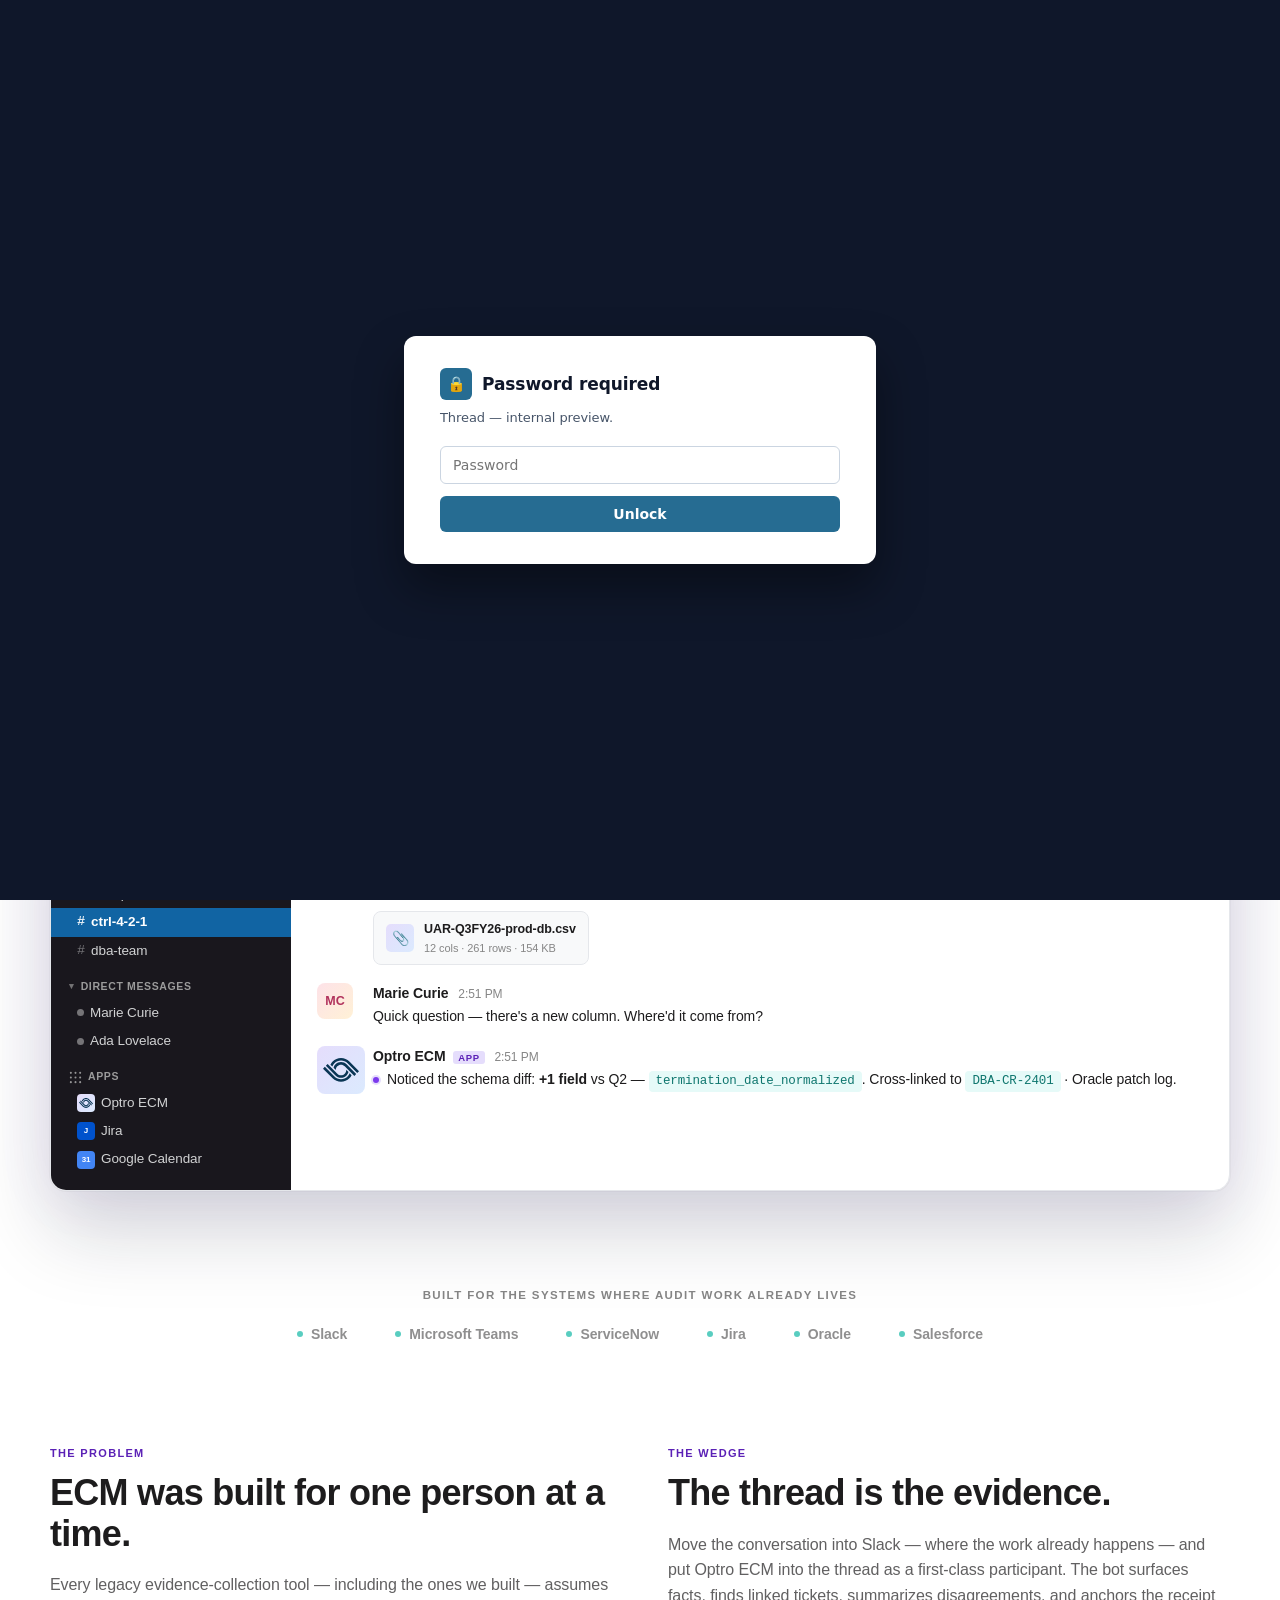
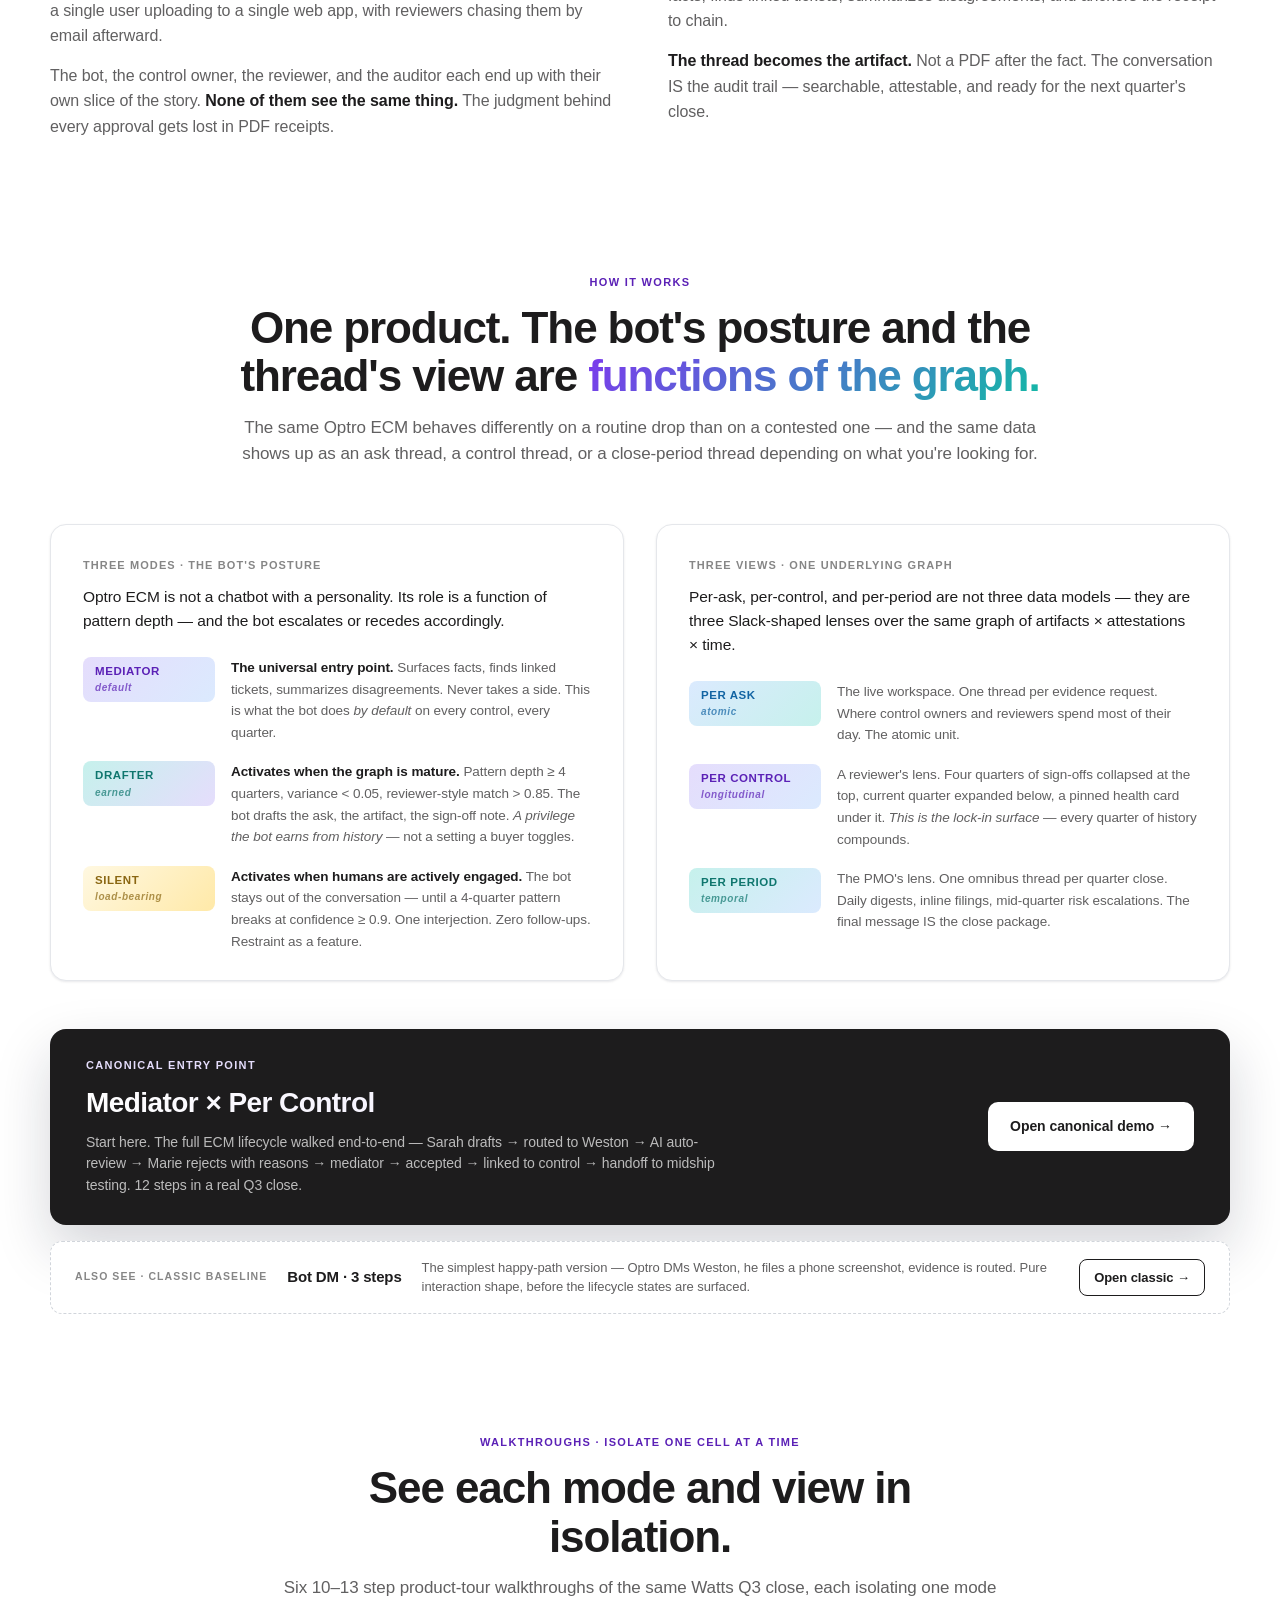
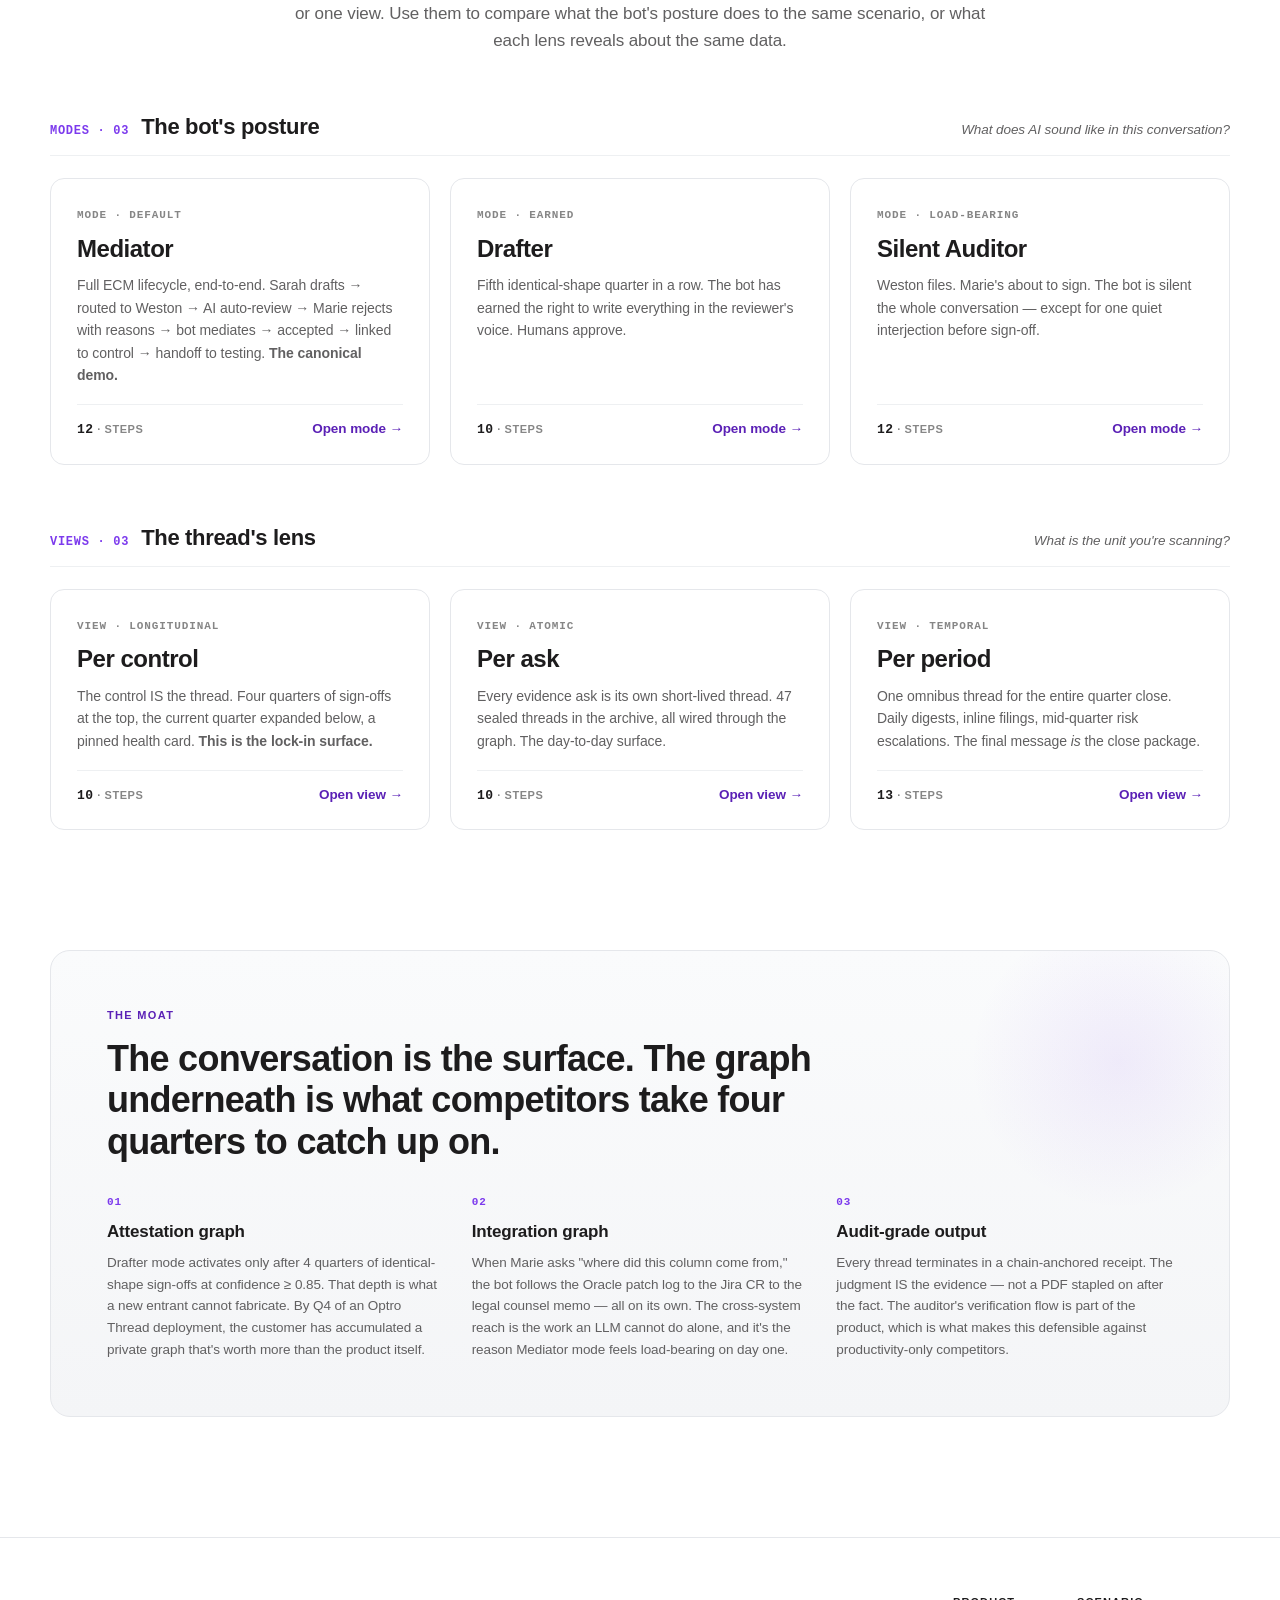
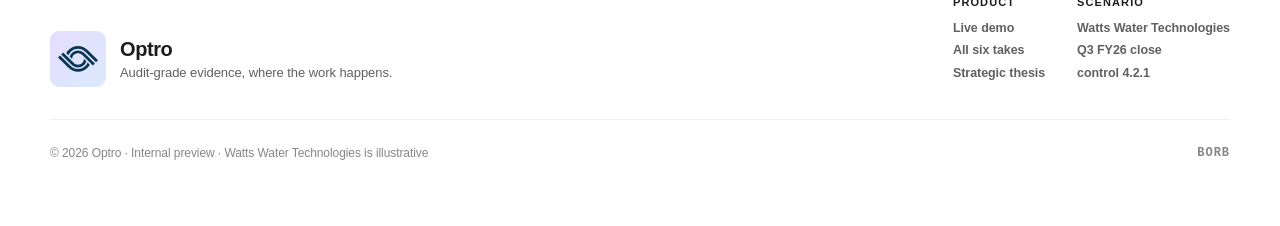
<file: index.html>
<!DOCTYPE html>
<html lang="en">
<head>
<script src="gate.js"></script>
<meta charset="UTF-8" />
<meta name="viewport" content="width=device-width, initial-scale=1" />
<title>Optro Thread — multi-party AI for SOX evidence, in Slack</title>
<link rel="stylesheet" href="slack-chrome.css?v=20260615k" />
<link rel="stylesheet" href="optro-card.css?v=20260615k" />
<style>
html, body { height: auto; margin: 0; overflow: auto; background: #FFFFFF; }
body { display: block; min-height: 100vh; }

/* ====== Top navigation ====== */
.site-nav {
  height: 68px;
  padding: 0 40px;
  display: flex;
  align-items: center;
  gap: 14px;
  background: rgba(255, 255, 255, 0.85);
  backdrop-filter: saturate(180%) blur(12px);
  -webkit-backdrop-filter: saturate(180%) blur(12px);
  border-bottom: 1px solid rgba(0, 0, 0, 0.06);
  position: sticky; top: 0; z-index: 50;
}
.site-nav .brand {
  display: inline-flex;
  align-items: center;
  gap: 10px;
  text-decoration: none;
  color: var(--text);
}
.site-nav .brand-logo {
  width: 30px; height: 30px;
  border-radius: 8px;
  background: linear-gradient(135deg, var(--accent-purple-100), var(--accent-blue-100));
  display: grid; place-items: center;
  padding: 6px;
}
.site-nav .brand-logo img { width: 100%; height: auto; display: block; }
.site-nav .brand-name {
  font-size: 18px;
  font-weight: 900;
  letter-spacing: -0.02em;
  color: var(--text);
}
.site-nav .product-tag {
  font-size: 11px;
  font-weight: 700;
  letter-spacing: 0.05em;
  text-transform: uppercase;
  color: var(--text-muted);
  padding-left: 14px;
  margin-left: 4px;
  border-left: 1px solid var(--border);
}
.site-nav .nav-right {
  margin-left: auto;
  display: inline-flex;
  align-items: center;
  gap: 28px;
  font-size: 13.5px;
  color: var(--text-muted);
  font-weight: 600;
}
.site-nav .nav-right a {
  color: var(--text-muted);
  text-decoration: none;
  transition: color 120ms;
}
.site-nav .nav-right a:hover { color: var(--text); }
.site-nav .nav-cta {
  padding: 8px 16px;
  background: var(--text);
  color: #FFFFFF !important;
  border-radius: var(--radius-md);
  font-weight: 700;
  font-size: 13px;
  letter-spacing: -0.005em;
}
.site-nav .nav-cta:hover { background: #000000; }

/* ====== Hero ====== */
.hero {
  max-width: 1180px;
  margin: 0 auto;
  padding: 96px 40px 56px;
  text-align: center;
  position: relative;
}
.hero::before {
  content: "";
  position: absolute;
  inset: 0;
  background: radial-gradient(ellipse 60% 40% at 50% 30%, rgba(124, 58, 237, 0.08), transparent 70%);
  pointer-events: none;
  z-index: -1;
}
.hero .eyebrow {
  display: inline-flex;
  align-items: center;
  gap: 8px;
  font-size: 12px;
  font-weight: 700;
  letter-spacing: 0.08em;
  text-transform: uppercase;
  color: var(--accent-purple-700);
  padding: 6px 14px;
  background: rgba(124, 58, 237, 0.06);
  border: 1px solid rgba(124, 58, 237, 0.16);
  border-radius: var(--radius-full);
  margin-bottom: 28px;
}
.hero .eyebrow .pulse {
  width: 6px; height: 6px;
  border-radius: 50%;
  background: var(--accent-purple-500);
  box-shadow: 0 0 0 3px rgba(124, 58, 237, 0.18);
}
.hero h1 {
  font-family: var(--font-sans);
  font-size: 64px;
  line-height: 1.04;
  font-weight: 900;
  letter-spacing: -0.03em;
  color: var(--text);
  margin: 0 0 24px;
  max-width: 920px;
  margin-left: auto;
  margin-right: auto;
}
.hero h1 .accent {
  background: linear-gradient(135deg, var(--accent-purple-500) 0%, var(--accent-blue-500) 50%, var(--accent-teal-500) 100%);
  -webkit-background-clip: text;
  background-clip: text;
  -webkit-text-fill-color: transparent;
  color: transparent;
}
.hero .lede {
  font-size: 20px;
  line-height: 1.55;
  color: var(--text-muted);
  max-width: 680px;
  margin: 0 auto 40px;
  letter-spacing: -0.005em;
}
.hero-cta {
  display: inline-flex;
  align-items: center;
  gap: 14px;
}
.hero-cta .primary {
  display: inline-flex;
  align-items: center;
  gap: 8px;
  padding: 14px 24px;
  background: var(--text);
  color: #FFFFFF;
  text-decoration: none;
  border-radius: var(--radius-md);
  font-size: 14.5px;
  font-weight: 700;
  letter-spacing: -0.01em;
  transition: background 120ms, transform 120ms;
  box-shadow: 0 6px 16px rgba(0, 0, 0, 0.12);
}
.hero-cta .primary:hover { background: #000000; transform: translateY(-1px); }
.hero-cta .secondary {
  padding: 14px 20px;
  color: var(--text-muted);
  text-decoration: none;
  font-size: 14.5px;
  font-weight: 700;
  letter-spacing: -0.005em;
}
.hero-cta .secondary:hover { color: var(--text); }

/* ====== Hero preview — live Slack thread embed ====== */
.hero-preview-wrap {
  max-width: 1180px;
  margin: 56px auto 0;
  padding: 0 40px;
  position: relative;
}
.hero-preview {
  background: var(--surface);
  border: 1px solid var(--border);
  border-radius: 16px;
  box-shadow:
    0 40px 80px rgba(15, 23, 42, 0.18),
    0 0 0 1px rgba(15, 23, 42, 0.03),
    0 0 60px rgba(124, 58, 237, 0.08);
  overflow: hidden;
  display: grid;
  grid-template-columns: 240px 1fr;
}
.hero-preview .pv-sidebar {
  background: var(--sidebar-bg);
  color: var(--sidebar-text);
  padding: 16px 0;
  font-size: 13.5px;
}
.hero-preview .pv-ws {
  padding: 4px 18px 14px;
  font-size: 15px; font-weight: 800; color: #fff;
  border-bottom: 1px solid var(--sidebar-border);
  display: flex; align-items: center; gap: 8px;
  letter-spacing: -0.01em;
}
.hero-preview .pv-ws { padding: 12px 16px 14px; }
.hero-preview .pv-ws .pv-mark {
  width: 28px; height: 28px;
  display: grid; place-items: center;
  flex-shrink: 0;
}
.hero-preview .pv-ws .pv-mark img { width: 100%; height: 100%; object-fit: contain; display: block; }
.hero-preview .pv-ws .pv-name {
  font-size: 14px; font-weight: 800;
  color: #FFFFFF; letter-spacing: -0.01em;
  white-space: nowrap; overflow: hidden; text-overflow: ellipsis;
  min-width: 0;
}
.hero-preview .pv-sec {
  font-size: 10.5px;
  text-transform: uppercase;
  letter-spacing: 0.06em;
  color: var(--sidebar-text-dim);
  padding: 14px 18px 4px;
  font-weight: 700;
  display: flex; align-items: center; gap: 6px;
}
.hero-preview .pv-sec::before {
  content: '▾';
  font-size: 9px;
  opacity: 0.7;
}
.hero-preview .pv-sec.is-apps::before {
  content: '';
  width: 13px;
  height: 13px;
  background-image: url('data:image/svg+xml;utf8,<svg xmlns="http://www.w3.org/2000/svg" viewBox="0 0 14 14"><g fill="%23aaa"><circle cx="2" cy="2" r="1.1"/><circle cx="7" cy="2" r="1.1"/><circle cx="12" cy="2" r="1.1"/><circle cx="2" cy="7" r="1.1"/><circle cx="7" cy="7" r="1.1"/><circle cx="12" cy="7" r="1.1"/><circle cx="2" cy="12" r="1.1"/><circle cx="7" cy="12" r="1.1"/><circle cx="12" cy="12" r="1.1"/></g></svg>');
  background-repeat: no-repeat;
  background-position: center;
  background-size: contain;
  opacity: 0.85;
}
.hero-preview .pv-ch .pv-app-ico {
  width: 18px; height: 18px;
  border-radius: 4px;
  display: grid; place-items: center;
  font-size: 8px; font-weight: 800;
  color: #FFFFFF;
  flex-shrink: 0;
  box-sizing: border-box;
}
.hero-preview .pv-ch .pv-app-ico img { width: 100%; height: 100%; object-fit: contain; display: block; }
.hero-preview .pv-ch {
  padding: 4px 18px 4px 26px;
  font-size: 13.5px;
  display: flex; align-items: center; gap: 6px;
}
.hero-preview .pv-ch.active {
  background: var(--sidebar-active-bg);
  color: #fff;
  font-weight: 700;
}
.hero-preview .pv-ch .h {
  opacity: 0.5;
  font-family: var(--font-mono);
}
.hero-preview .pv-ch.active .h { opacity: 0.9; }
.hero-preview .pv-ch .dot {
  width: 7px; height: 7px;
  border-radius: 50%;
  background: rgba(255, 255, 255, 0.4);
  flex-shrink: 0;
}
.hero-preview .pv-ch .dot.online { background: #2BAC76; }

.hero-preview .pv-main { display: flex; flex-direction: column; min-width: 0; }
.hero-preview .pv-head {
  padding: 18px 24px;
  font-size: 16px;
  font-weight: 800;
  color: var(--text);
  border-bottom: 1px solid var(--divider);
  display: flex; align-items: center; gap: 8px;
  letter-spacing: -0.01em;
}
.hero-preview .pv-head .h { font-family: var(--font-mono); color: var(--text-meta); font-weight: 500; }
.hero-preview .pv-head .topic { font-size: 12.5px; font-weight: 400; color: var(--text-muted); margin-left: 4px; letter-spacing: 0; }
.hero-preview .pv-msgs {
  padding: 22px 26px 26px;
  display: flex; flex-direction: column; gap: 18px;
}
.hero-preview .pv-msg {
  display: grid;
  grid-template-columns: 44px 1fr;
  gap: 12px;
  align-items: flex-start;
}
.hero-preview .pv-msg .av {
  width: 36px; height: 36px;
  border-radius: 8px;
  display: grid; place-items: center;
  font-weight: 800;
  font-size: 12.5px;
}
.hero-preview .pv-msg.weston .av { background: linear-gradient(135deg, #c6f1ec, #dbeafe); color: #0f766e; }
.hero-preview .pv-msg.marie .av  { background: linear-gradient(135deg, #fde2e8, #fff1d6); color: #b1325c; }
.hero-preview .pv-msg.bot .av {
  background: linear-gradient(135deg, var(--accent-purple-100), var(--accent-blue-100));
  padding: 6px;
}
.hero-preview .pv-msg.bot .av img { width: 100%; height: auto; display: block; }
.hero-preview .pv-msg .who {
  font-size: 14px; font-weight: 800; color: var(--text); margin-bottom: 2px;
  letter-spacing: -0.005em;
}
.hero-preview .pv-msg .who .tag {
  font-size: 9.5px; font-weight: 800; letter-spacing: 0.06em;
  text-transform: uppercase;
  padding: 1px 5px;
  background: var(--accent-purple-100);
  color: var(--accent-purple-700);
  border-radius: 3px;
  margin-left: 4px;
}
.hero-preview .pv-msg .who .ts { font-size: 12px; font-weight: 400; color: var(--text-meta); margin-left: 6px; }
.hero-preview .pv-msg .txt { font-size: 14px; line-height: 1.55; color: var(--text); }
.hero-preview .pv-msg .pulse-dot {
  display: inline-block; width: 6px; height: 6px; border-radius: 50%;
  background: var(--accent-purple-500);
  box-shadow: 0 0 0 2px var(--accent-purple-100);
  vertical-align: middle; margin-right: 8px;
}
.hero-preview .pv-msg .attach {
  margin-top: 8px;
  padding: 8px 12px;
  background: var(--surface-muted);
  border: 1px solid var(--border);
  border-radius: 8px;
  font-size: 12.5px;
  display: inline-flex; gap: 10px; align-items: center;
}
.hero-preview .pv-msg .attach .icon {
  width: 28px; height: 28px;
  border-radius: 5px;
  background: linear-gradient(135deg, var(--accent-purple-100), var(--accent-blue-100));
  display: grid; place-items: center;
  font-size: 14px;
}
.hero-preview .pv-msg .attach .name { font-weight: 700; }
.hero-preview .pv-msg .attach .meta { font-size: 11px; color: var(--text-meta); margin-top: 1px; }

/* ====== Trust strip ====== */
.trust-strip {
  max-width: 1180px;
  margin: 96px auto 0;
  padding: 0 40px;
  text-align: center;
}
.trust-strip .label {
  font-size: 11.5px;
  font-weight: 700;
  letter-spacing: 0.12em;
  text-transform: uppercase;
  color: var(--text-meta);
  margin-bottom: 20px;
}
.trust-strip .badges {
  display: flex;
  justify-content: center;
  align-items: center;
  gap: 48px;
  flex-wrap: wrap;
  color: var(--text-muted);
  font-size: 14px;
  font-weight: 700;
  letter-spacing: -0.005em;
  opacity: 0.7;
}
.trust-strip .badges .badge {
  display: inline-flex;
  align-items: center;
  gap: 8px;
}
.trust-strip .badges .badge .dot {
  width: 6px; height: 6px;
  border-radius: 50%;
  background: var(--accent-teal-500);
}

/* ====== Problem section ====== */
.problem {
  max-width: 1180px;
  margin: 96px auto 0;
  padding: 0 40px;
}
.problem-grid {
  display: grid;
  grid-template-columns: 1fr 1fr;
  gap: 56px;
  align-items: start;
}
.problem-grid .col h2 {
  font-size: 36px;
  font-weight: 900;
  letter-spacing: -0.02em;
  color: var(--text);
  margin: 0 0 18px;
  line-height: 1.12;
}
.problem-grid .col p {
  font-size: 16px;
  line-height: 1.6;
  color: var(--text-muted);
  margin: 0 0 14px;
}
.problem-grid .col p strong { color: var(--text); font-weight: 700; }
.problem-grid .col .eyebrow {
  display: inline-block;
  font-size: 11px;
  font-weight: 800;
  letter-spacing: 0.12em;
  text-transform: uppercase;
  color: var(--accent-purple-700);
  margin-bottom: 12px;
}

/* ====== How it works section ====== */
.how {
  max-width: 1180px;
  margin: 120px auto 0;
  padding: 0 40px;
}
.how-head {
  text-align: center;
  margin-bottom: 56px;
  max-width: 820px;
  margin-left: auto;
  margin-right: auto;
}
.how-head .section-eyebrow {
  font-size: 11px;
  font-weight: 800;
  letter-spacing: 0.12em;
  text-transform: uppercase;
  color: var(--accent-purple-700);
  margin-bottom: 14px;
}
.how-head .section-title {
  font-size: 44px;
  font-weight: 900;
  letter-spacing: -0.025em;
  color: var(--text);
  margin: 0 0 14px;
  line-height: 1.1;
}
.how-head .section-title .accent-text {
  background: linear-gradient(135deg, var(--accent-purple-500), var(--accent-teal-500));
  -webkit-background-clip: text;
  background-clip: text;
  -webkit-text-fill-color: transparent;
}
.how-head .section-sub {
  font-size: 17px;
  color: var(--text-muted);
  margin: 0;
  line-height: 1.55;
  letter-spacing: -0.005em;
}
.how-grid {
  display: grid;
  grid-template-columns: 1fr 1fr;
  gap: 32px;
  margin-bottom: 48px;
}
.how-block {
  background: var(--surface);
  border: 1px solid var(--border);
  border-radius: 16px;
  padding: 32px 32px 28px;
  box-shadow: var(--shadow-sm);
}
.how-eyebrow {
  font-size: 11px;
  font-weight: 800;
  letter-spacing: 0.1em;
  text-transform: uppercase;
  color: var(--text-meta);
  margin-bottom: 12px;
}
.how-lede {
  font-size: 15.5px;
  color: var(--text);
  line-height: 1.55;
  margin: 0 0 24px;
  letter-spacing: -0.005em;
  font-weight: 500;
}
.mode-stack, .view-stack {
  display: flex;
  flex-direction: column;
  gap: 18px;
}
.mode-row, .view-row {
  display: grid;
  grid-template-columns: 132px 1fr;
  gap: 16px;
  align-items: start;
}
.mode-tag, .view-tag {
  display: inline-flex;
  flex-direction: column;
  align-items: flex-start;
  gap: 4px;
  padding: 8px 12px;
  border-radius: 8px;
  font-size: 11.5px;
  font-weight: 800;
  letter-spacing: 0.05em;
  text-transform: uppercase;
  line-height: 1.15;
  white-space: nowrap;
}
.mode-tag .mode-meta, .view-tag .view-meta {
  font-size: 10px;
  font-weight: 700;
  letter-spacing: 0.06em;
  text-transform: lowercase;
  opacity: 0.7;
  font-style: italic;
}
.mode-mediator {
  background: linear-gradient(135deg, var(--accent-purple-100), var(--accent-blue-100));
  color: var(--accent-purple-700);
}
.mode-drafter {
  background: linear-gradient(135deg, var(--accent-teal-100), var(--accent-purple-100));
  color: var(--accent-teal-700);
}
.mode-silent {
  background: linear-gradient(135deg, var(--accent-amber-50), var(--accent-amber-100));
  color: var(--accent-amber-700);
}
.view-control {
  background: linear-gradient(135deg, var(--accent-purple-100), var(--accent-blue-100));
  color: var(--accent-purple-700);
}
.view-ask {
  background: linear-gradient(135deg, var(--accent-blue-100), var(--accent-teal-100));
  color: var(--accent-blue-500);
}
.view-period {
  background: linear-gradient(135deg, var(--accent-teal-100), var(--accent-blue-100));
  color: var(--accent-teal-700);
}
.mode-copy, .view-copy {
  font-size: 13.5px;
  line-height: 1.6;
  color: var(--text-muted);
  letter-spacing: -0.005em;
}
.mode-copy strong, .view-copy strong { color: var(--text); font-weight: 700; }

/* ====== Classic-baseline callout (under the canonical) ====== */
.classic-callout {
  display: grid;
  grid-template-columns: auto auto 1fr auto;
  gap: 16px 20px;
  align-items: center;
  padding: 16px 24px;
  margin-top: 16px;
  background: var(--surface);
  border: 1px dashed var(--border-strong);
  border-radius: 12px;
}
.classic-eyebrow {
  font-size: 10.5px;
  font-weight: 800;
  letter-spacing: 0.1em;
  text-transform: uppercase;
  color: var(--text-meta);
  white-space: nowrap;
}
.classic-title {
  font-size: 15px;
  font-weight: 800;
  letter-spacing: -0.01em;
  color: var(--text);
  white-space: nowrap;
}
.classic-body {
  font-size: 13px;
  color: var(--text-muted);
  line-height: 1.5;
  letter-spacing: -0.005em;
}
.classic-cta {
  font-size: 13px;
  font-weight: 700;
  color: var(--text);
  text-decoration: none;
  padding: 8px 14px;
  border: 1px solid var(--text);
  border-radius: 8px;
  white-space: nowrap;
}
.classic-cta:hover { background: var(--text); color: #FFFFFF; }

@media (max-width: 960px) {
  .classic-callout { grid-template-columns: 1fr; gap: 10px; }
}

/* ====== Canonical callout ====== */
.canonical-callout {
  display: grid;
  grid-template-columns: 1fr auto;
  gap: 32px;
  align-items: center;
  padding: 28px 36px;
  background: var(--text);
  color: #FFFFFF;
  border-radius: 16px;
  box-shadow: 0 24px 56px rgba(15, 23, 42, 0.18);
}
.canonical-eyebrow {
  font-size: 11px;
  font-weight: 800;
  letter-spacing: 0.12em;
  text-transform: uppercase;
  color: var(--accent-purple-100);
  margin-bottom: 8px;
}
.canonical-title {
  font-size: 28px;
  font-weight: 900;
  letter-spacing: -0.02em;
  margin-bottom: 8px;
  background: linear-gradient(135deg, #FFFFFF 0%, var(--accent-purple-100) 100%);
  -webkit-background-clip: text;
  background-clip: text;
  -webkit-text-fill-color: transparent;
}
.canonical-body {
  font-size: 14px;
  line-height: 1.55;
  color: rgba(255, 255, 255, 0.7);
  letter-spacing: -0.005em;
  max-width: 640px;
}
.canonical-cta {
  display: inline-flex;
  align-items: center;
  padding: 14px 22px;
  background: #FFFFFF;
  color: var(--text);
  text-decoration: none;
  border-radius: 10px;
  font-size: 14px;
  font-weight: 700;
  letter-spacing: -0.005em;
  white-space: nowrap;
  transition: transform 120ms;
}
.canonical-cta:hover { transform: translateY(-1px); }

/* ====== Takes section ====== */
.takes-section {
  max-width: 1180px;
  margin: 120px auto 0;
  padding: 0 40px;
}
.takes-section .section-head {
  text-align: center;
  margin-bottom: 56px;
  max-width: 720px;
  margin-left: auto;
  margin-right: auto;
}
.takes-section .section-eyebrow {
  font-size: 11px;
  font-weight: 800;
  letter-spacing: 0.12em;
  text-transform: uppercase;
  color: var(--accent-purple-700);
  margin-bottom: 14px;
}
.takes-section .section-title {
  font-size: 44px;
  font-weight: 900;
  letter-spacing: -0.025em;
  color: var(--text);
  margin: 0 0 14px;
  line-height: 1.1;
}
.takes-section .section-sub {
  font-size: 17px;
  color: var(--text-muted);
  margin: 0;
  line-height: 1.55;
  letter-spacing: -0.005em;
}

.axis-block { margin-bottom: 56px; }
.axis-block .axis-head {
  display: flex; align-items: baseline; gap: 12px;
  margin-bottom: 22px;
  padding-bottom: 12px;
  border-bottom: 1px solid var(--divider);
}
.axis-block .axis-num {
  font-family: var(--font-mono);
  font-size: 12px;
  color: var(--accent-purple-500);
  font-weight: 800;
  letter-spacing: 0.06em;
}
.axis-block .axis-name {
  font-size: 22px;
  font-weight: 800;
  letter-spacing: -0.015em;
  color: var(--text);
}
.axis-block .axis-q {
  margin-left: auto;
  font-size: 13.5px;
  color: var(--text-muted);
  font-style: italic;
  letter-spacing: -0.005em;
}

.tiles {
  display: grid;
  grid-template-columns: repeat(3, 1fr);
  gap: 20px;
}
.tile {
  position: relative;
  border: 1px solid var(--border);
  border-radius: 14px;
  padding: 28px 26px 24px;
  background: var(--surface);
  text-decoration: none;
  color: var(--text);
  display: flex;
  flex-direction: column;
  gap: 12px;
  transition: border-color 200ms, box-shadow 200ms, transform 200ms;
  overflow: hidden;
}
.tile::before {
  content: "";
  position: absolute;
  inset: 0 0 auto 0;
  height: 100%;
  background: radial-gradient(ellipse 80% 50% at 50% 0%, rgba(124, 58, 237, 0.05), transparent 60%);
  opacity: 0;
  transition: opacity 200ms;
  pointer-events: none;
}
.tile:hover {
  border-color: rgba(124, 58, 237, 0.3);
  box-shadow: 0 16px 40px rgba(124, 58, 237, 0.14), 0 2px 8px rgba(0, 0, 0, 0.04);
  transform: translateY(-3px);
}
.tile:hover::before { opacity: 1; }
.tile-num {
  font-family: var(--font-mono);
  font-size: 11px;
  color: var(--text-meta);
  letter-spacing: 0.08em;
  font-weight: 700;
}
.tile-title {
  font-size: 24px;
  font-weight: 900;
  letter-spacing: -0.02em;
  color: var(--text);
  line-height: 1.12;
}
.tile-hook {
  font-size: 14px;
  color: var(--text-muted);
  line-height: 1.6;
  flex: 1;
  letter-spacing: -0.005em;
}
.tile-foot {
  display: flex;
  align-items: center;
  gap: 8px;
  padding-top: 14px;
  border-top: 1px solid var(--divider);
  margin-top: 6px;
}
.tile-stat {
  font-size: 11px;
  font-weight: 700;
  color: var(--text-meta);
  letter-spacing: 0.05em;
  text-transform: uppercase;
}
.tile-stat .num {
  color: var(--text);
  font-size: 13px;
  font-family: var(--font-mono);
}
.tile-arrow {
  margin-left: auto;
  font-size: 13.5px;
  color: var(--accent-purple-700);
  font-weight: 700;
  letter-spacing: -0.005em;
}

/* ====== Thesis section ====== */
.thesis {
  max-width: 1180px;
  margin: 120px auto 0;
  padding: 0 40px;
}
.thesis-card {
  background: linear-gradient(180deg, #FAFBFC 0%, #F4F5F7 100%);
  border: 1px solid var(--border);
  border-radius: 20px;
  padding: 56px 56px;
  position: relative;
  overflow: hidden;
}
.thesis-card::before {
  content: "";
  position: absolute;
  top: -40px; right: -40px;
  width: 300px; height: 300px;
  background: radial-gradient(circle, rgba(124, 58, 237, 0.08), transparent 70%);
  pointer-events: none;
}
.thesis-card .eyebrow {
  font-size: 11px;
  font-weight: 800;
  letter-spacing: 0.12em;
  text-transform: uppercase;
  color: var(--accent-purple-700);
  margin-bottom: 14px;
}
.thesis-card h2 {
  font-size: 36px;
  font-weight: 900;
  letter-spacing: -0.02em;
  color: var(--text);
  margin: 0 0 32px;
  max-width: 720px;
  line-height: 1.15;
}
.thesis-card .three-up {
  display: grid;
  grid-template-columns: repeat(3, 1fr);
  gap: 28px;
}
.thesis-card .three-up .col {
  padding: 0;
}
.thesis-card .three-up .col .num {
  font-family: var(--font-mono);
  font-size: 11px;
  color: var(--accent-purple-500);
  font-weight: 800;
  letter-spacing: 0.08em;
  margin-bottom: 8px;
}
.thesis-card .three-up .col .h {
  font-size: 17px;
  font-weight: 800;
  color: var(--text);
  letter-spacing: -0.01em;
  margin-bottom: 8px;
}
.thesis-card .three-up .col p {
  font-size: 13.5px;
  color: var(--text-muted);
  line-height: 1.6;
  margin: 0;
}

/* ====== Footer ====== */
.site-footer {
  margin: 120px 0 0;
  padding: 56px 40px 64px;
  border-top: 1px solid var(--border);
  background: var(--surface);
}
.site-footer .footer-inner {
  max-width: 1180px;
  margin: 0 auto;
  display: grid;
  grid-template-columns: 1fr auto;
  gap: 40px;
  align-items: end;
}
.site-footer .brand-block {
  display: flex; align-items: center; gap: 14px;
}
.site-footer .brand-block > div:last-child { line-height: 1.2; }
.site-footer .footer-logo {
  width: 40px; height: 40px;
  border-radius: 9px;
  background: linear-gradient(135deg, var(--accent-purple-100), var(--accent-blue-100));
  padding: 8px;
  display: grid;
  place-items: center;
  flex-shrink: 0;
}
.site-footer .footer-logo img { width: 100%; height: auto; display: block; }
.site-footer .footer-name {
  font-size: 20px; font-weight: 900; letter-spacing: -0.02em; color: var(--text);
}
.site-footer .footer-tagline {
  font-size: 13px; color: var(--text-muted); margin-top: 4px; letter-spacing: -0.005em;
}
.site-footer .footer-meta {
  display: flex; gap: 32px;
  font-size: 12.5px;
  color: var(--text-muted);
  letter-spacing: -0.005em;
}
.site-footer .footer-meta .col .h {
  font-size: 11px; font-weight: 800; letter-spacing: 0.1em;
  text-transform: uppercase;
  color: var(--text);
  margin-bottom: 8px;
}
.site-footer .footer-meta .col a {
  display: block;
  color: var(--text-muted);
  text-decoration: none;
  margin-bottom: 4px;
  font-weight: 600;
}
.site-footer .footer-meta .col a:hover { color: var(--text); }
.site-footer .bottom {
  max-width: 1180px;
  margin: 32px auto 0;
  padding-top: 24px;
  border-top: 1px solid var(--divider);
  display: flex; justify-content: space-between; align-items: center;
  font-size: 12px;
  color: var(--text-meta);
}
.site-footer .bottom .gate {
  font-family: var(--font-mono);
  letter-spacing: 0.08em;
  font-weight: 700;
}

@media (max-width: 960px) {
  .hero h1 { font-size: 44px; }
  .problem-grid { grid-template-columns: 1fr; gap: 32px; }
  .takes-section .section-title { font-size: 32px; }
  .how-head .section-title { font-size: 32px; }
  .how-grid { grid-template-columns: 1fr; gap: 20px; }
  .canonical-callout { grid-template-columns: 1fr; gap: 20px; padding: 24px 24px; }
  .mode-row, .view-row { grid-template-columns: 1fr; gap: 8px; }
  .tiles { grid-template-columns: 1fr; }
  .thesis-card { padding: 36px 28px; }
  .thesis-card .three-up { grid-template-columns: 1fr; gap: 20px; }
  .hero-preview { grid-template-columns: 160px 1fr; }
}
</style>
</head>
<body>

<nav class="site-nav">
  <a href="index.html" class="brand">
    <span class="brand-logo"><img src="optro-mark.svg" alt="Optro" /></span>
    <span class="brand-name">Optro</span>
  </a>
  <span class="product-tag">Thread</span>
  <div class="nav-right">
    <a href="#problem">Problem</a>
    <a href="#takes">Takes</a>
    <a href="#thesis">Thesis</a>
    <a href="role-mediator.html" class="nav-cta">See the demo →</a>
  </div>
</nav>

<section class="hero">
  <span class="eyebrow"><span class="pulse"></span>One product · three modes × three views · one graph</span>
  <h1>SOX evidence collection — where the work <span class="accent">actually happens.</span></h1>
  <p class="lede">
    Optro Thread brings the bot, the control owner, and the reviewer into one Slack thread —
    and turns the thread itself into the judgment artifact the auditor sees later.
    The bot's posture adapts to the graph. The thread is just a lens.
  </p>
  <div class="hero-cta">
    <a href="role-mediator.html" class="primary">Open the canonical demo →</a>
    <a href="#how" class="secondary">How it works</a>
  </div>
</section>

<section class="hero-preview-wrap">
  <div class="hero-preview">
    <aside class="pv-sidebar">
      <div class="pv-ws">
        <span class="pv-mark"><img src="watts-mark.png" alt="Watts" /></span>
        <span class="pv-name">Watts Water Technologies</span>
      </div>
      <div class="pv-sec">Channels</div>
      <div class="pv-ch"><span class="h">#</span> sox-q3-close</div>
      <div class="pv-ch active"><span class="h">#</span> ctrl-4-2-1</div>
      <div class="pv-ch"><span class="h">#</span> dba-team</div>
      <div class="pv-sec">Direct messages</div>
      <div class="pv-ch"><span class="dot"></span> Marie Curie</div>
      <div class="pv-ch"><span class="dot"></span> Ada Lovelace</div>
      <div class="pv-sec is-apps">Apps</div>
      <div class="pv-ch"><span class="pv-app-ico" style="background:linear-gradient(135deg,#e5ddfa,#dbeaff);padding:2px;"><img src="optro-mark.svg" alt="Optro" /></span> Optro ECM</div>
      <div class="pv-ch"><span class="pv-app-ico" style="background:#0052CC;">J</span> Jira</div>
      <div class="pv-ch"><span class="pv-app-ico" style="background:#4285F4;">31</span> Google Calendar</div>
    </aside>
    <main class="pv-main">
      <div class="pv-head">
        <span class="h">#</span> ctrl-4-2-1
        <span class="topic">Quarterly user-access review · prod-db-01.watts</span>
      </div>
      <div class="pv-msgs">
        <div class="pv-msg weston">
          <div class="av">WP</div>
          <div>
            <div class="who">Weston Prohaska <span class="ts">2:48 PM</span></div>
            <div class="txt">Q3 UAR attached. Same query as last quarter.</div>
            <div class="attach">
              <span class="icon">📎</span>
              <span>
                <div class="name">UAR-Q3FY26-prod-db.csv</div>
                <div class="meta">12 cols · 261 rows · 154 KB</div>
              </span>
            </div>
          </div>
        </div>
        <div class="pv-msg marie">
          <div class="av">MC</div>
          <div>
            <div class="who">Marie Curie <span class="ts">2:51 PM</span></div>
            <div class="txt">Quick question — there's a new column. Where'd it come from?</div>
          </div>
        </div>
        <div class="pv-msg bot">
          <div class="av"><img src="optro-mark.svg" alt="Optro" /></div>
          <div>
            <div class="who">Optro ECM <span class="tag">APP</span> <span class="ts">2:51 PM</span></div>
            <div class="txt"><span class="pulse-dot"></span>Noticed the schema diff: <strong>+1 field</strong> vs Q2 — <span class="ai-citation">termination_date_normalized</span>. Cross-linked to <span class="ai-citation">DBA-CR-2401</span> · Oracle patch log.</div>
          </div>
        </div>
      </div>
    </main>
  </div>
</section>

<section class="trust-strip">
  <div class="label">Built for the systems where audit work already lives</div>
  <div class="badges">
    <span class="badge"><span class="dot"></span>Slack</span>
    <span class="badge"><span class="dot"></span>Microsoft Teams</span>
    <span class="badge"><span class="dot"></span>ServiceNow</span>
    <span class="badge"><span class="dot"></span>Jira</span>
    <span class="badge"><span class="dot"></span>Oracle</span>
    <span class="badge"><span class="dot"></span>Salesforce</span>
  </div>
</section>

<section class="problem" id="problem">
  <div class="problem-grid">
    <div class="col">
      <div class="eyebrow">The problem</div>
      <h2>ECM was built for one person at a time.</h2>
      <p>
        Every legacy evidence-collection tool — including the ones we built — assumes a single user uploading to a single web app, with reviewers chasing them by email afterward.
      </p>
      <p>
        The bot, the control owner, the reviewer, and the auditor each end up with their own slice of the story.
        <strong>None of them see the same thing.</strong> The judgment behind every approval gets lost in PDF receipts.
      </p>
    </div>
    <div class="col">
      <div class="eyebrow">The wedge</div>
      <h2>The thread is the evidence.</h2>
      <p>
        Move the conversation into Slack — where the work already happens — and put Optro ECM into the thread as a first-class participant. The bot surfaces facts, finds linked tickets, summarizes disagreements, and anchors the receipt to chain.
      </p>
      <p>
        <strong>The thread becomes the artifact.</strong> Not a PDF after the fact. The conversation IS the audit trail — searchable, attestable, and ready for the next quarter's close.
      </p>
    </div>
  </div>
</section>

<section class="how" id="how">
  <div class="how-head">
    <div class="section-eyebrow">How it works</div>
    <h2 class="section-title">One product. The bot's posture and the thread's view are <span class="accent-text">functions of the graph.</span></h2>
    <p class="section-sub">
      The same Optro ECM behaves differently on a routine drop than on a contested one — and the same data
      shows up as an ask thread, a control thread, or a close-period thread depending on what you're looking for.
    </p>
  </div>

  <div class="how-grid">
    <div class="how-block">
      <div class="how-eyebrow">Three modes · the bot's posture</div>
      <p class="how-lede">
        Optro ECM is not a chatbot with a personality. Its role is a function of pattern depth — and the bot escalates or recedes accordingly.
      </p>
      <div class="mode-stack">
        <div class="mode-row">
          <div class="mode-tag mode-mediator">MEDIATOR <span class="mode-meta">default</span></div>
          <div class="mode-copy">
            <strong>The universal entry point.</strong> Surfaces facts, finds linked tickets, summarizes disagreements. Never takes a side.
            This is what the bot does <em>by default</em> on every control, every quarter.
          </div>
        </div>
        <div class="mode-row">
          <div class="mode-tag mode-drafter">DRAFTER <span class="mode-meta">earned</span></div>
          <div class="mode-copy">
            <strong>Activates when the graph is mature.</strong> Pattern depth ≥ 4 quarters, variance &lt; 0.05, reviewer-style match &gt; 0.85. The bot drafts the ask, the artifact, the sign-off note. <em>A privilege the bot earns from history</em> — not a setting a buyer toggles.
          </div>
        </div>
        <div class="mode-row">
          <div class="mode-tag mode-silent">SILENT <span class="mode-meta">load-bearing</span></div>
          <div class="mode-copy">
            <strong>Activates when humans are actively engaged.</strong> The bot stays out of the conversation — until a 4-quarter pattern breaks at confidence ≥ 0.9. One interjection. Zero follow-ups. Restraint as a feature.
          </div>
        </div>
      </div>
    </div>

    <div class="how-block">
      <div class="how-eyebrow">Three views · one underlying graph</div>
      <p class="how-lede">
        Per-ask, per-control, and per-period are not three data models — they are three Slack-shaped lenses over the same graph of artifacts × attestations × time.
      </p>
      <div class="view-stack">
        <div class="view-row">
          <div class="view-tag view-ask">PER ASK <span class="view-meta">atomic</span></div>
          <div class="view-copy">
            The live workspace. One thread per evidence request. Where control owners and reviewers spend most of their day. The atomic unit.
          </div>
        </div>
        <div class="view-row">
          <div class="view-tag view-control">PER CONTROL <span class="view-meta">longitudinal</span></div>
          <div class="view-copy">
            A reviewer's lens. Four quarters of sign-offs collapsed at the top, current quarter expanded below, a pinned health card under it. <em>This is the lock-in surface</em> — every quarter of history compounds.
          </div>
        </div>
        <div class="view-row">
          <div class="view-tag view-period">PER PERIOD <span class="view-meta">temporal</span></div>
          <div class="view-copy">
            The PMO's lens. One omnibus thread per quarter close. Daily digests, inline filings, mid-quarter risk escalations. The final message IS the close package.
          </div>
        </div>
      </div>
    </div>
  </div>

  <div class="canonical-callout">
    <div class="canonical-text">
      <div class="canonical-eyebrow">Canonical entry point</div>
      <div class="canonical-title">Mediator × Per Control</div>
      <div class="canonical-body">
        Start here. The full ECM lifecycle walked end-to-end — Sarah drafts → routed to Weston → AI auto-review → Marie rejects with reasons → mediator → accepted → linked to control → handoff to midship testing. 12 steps in a real Q3 close.
      </div>
    </div>
    <a href="role-mediator.html" class="canonical-cta">Open canonical demo →</a>
  </div>

  <div class="classic-callout">
    <span class="classic-eyebrow">Also see · Classic baseline</span>
    <span class="classic-title">Bot DM · 3 steps</span>
    <span class="classic-body">The simplest happy-path version — Optro DMs Weston, he files a phone screenshot, evidence is routed. Pure interaction shape, before the lifecycle states are surfaced.</span>
    <a href="bot-dm.html" class="classic-cta">Open classic →</a>
  </div>
</section>

<section class="takes-section" id="takes">
  <div class="section-head">
    <div class="section-eyebrow">Walkthroughs · isolate one cell at a time</div>
    <h2 class="section-title">See each mode and view in isolation.</h2>
    <p class="section-sub">
      Six 10–13 step product-tour walkthroughs of the same Watts Q3 close, each isolating one mode or one view.
      Use them to compare what the bot's posture does to the same scenario, or what each lens reveals about the same data.
    </p>
  </div>

  <div class="axis-block">
    <div class="axis-head">
      <span class="axis-num">MODES · 03</span>
      <span class="axis-name">The bot's posture</span>
      <span class="axis-q">What does AI sound like in this conversation?</span>
    </div>
    <div class="tiles">
      <a class="tile" href="role-mediator.html">
        <span class="tile-num">MODE · DEFAULT</span>
        <div class="tile-title">Mediator</div>
        <div class="tile-hook">Full ECM lifecycle, end-to-end. Sarah drafts → routed to Weston → AI auto-review → Marie rejects with reasons → bot mediates → accepted → linked to control → handoff to testing. <strong>The canonical demo.</strong></div>
        <div class="tile-foot">
          <span class="tile-stat"><span class="num">12</span> · steps</span>
          <span class="tile-arrow">Open mode →</span>
        </div>
      </a>
      <a class="tile" href="role-drafter.html">
        <span class="tile-num">MODE · EARNED</span>
        <div class="tile-title">Drafter</div>
        <div class="tile-hook">Fifth identical-shape quarter in a row. The bot has earned the right to write everything in the reviewer's voice. Humans approve.</div>
        <div class="tile-foot">
          <span class="tile-stat"><span class="num">10</span> · steps</span>
          <span class="tile-arrow">Open mode →</span>
        </div>
      </a>
      <a class="tile" href="role-silent.html">
        <span class="tile-num">MODE · LOAD-BEARING</span>
        <div class="tile-title">Silent Auditor</div>
        <div class="tile-hook">Weston files. Marie's about to sign. The bot is silent the whole conversation — except for one quiet interjection before sign-off.</div>
        <div class="tile-foot">
          <span class="tile-stat"><span class="num">12</span> · steps</span>
          <span class="tile-arrow">Open mode →</span>
        </div>
      </a>
    </div>
  </div>

  <div class="axis-block">
    <div class="axis-head">
      <span class="axis-num">VIEWS · 03</span>
      <span class="axis-name">The thread's lens</span>
      <span class="axis-q">What is the unit you're scanning?</span>
    </div>
    <div class="tiles">
      <a class="tile" href="unit-control.html">
        <span class="tile-num">VIEW · LONGITUDINAL</span>
        <div class="tile-title">Per control</div>
        <div class="tile-hook">The control IS the thread. Four quarters of sign-offs at the top, the current quarter expanded below, a pinned health card. <strong>This is the lock-in surface.</strong></div>
        <div class="tile-foot">
          <span class="tile-stat"><span class="num">10</span> · steps</span>
          <span class="tile-arrow">Open view →</span>
        </div>
      </a>
      <a class="tile" href="unit-ask.html">
        <span class="tile-num">VIEW · ATOMIC</span>
        <div class="tile-title">Per ask</div>
        <div class="tile-hook">Every evidence ask is its own short-lived thread. 47 sealed threads in the archive, all wired through the graph. The day-to-day surface.</div>
        <div class="tile-foot">
          <span class="tile-stat"><span class="num">10</span> · steps</span>
          <span class="tile-arrow">Open view →</span>
        </div>
      </a>
      <a class="tile" href="unit-period.html">
        <span class="tile-num">VIEW · TEMPORAL</span>
        <div class="tile-title">Per period</div>
        <div class="tile-hook">One omnibus thread for the entire quarter close. Daily digests, inline filings, mid-quarter risk escalations. The final message <em>is</em> the close package.</div>
        <div class="tile-foot">
          <span class="tile-stat"><span class="num">13</span> · steps</span>
          <span class="tile-arrow">Open view →</span>
        </div>
      </a>
    </div>
  </div>
</section>

<section class="thesis" id="thesis">
  <div class="thesis-card">
    <div class="eyebrow">The moat</div>
    <h2>The conversation is the surface. The graph underneath is what competitors take four quarters to catch up on.</h2>
    <div class="three-up">
      <div class="col">
        <div class="num">01</div>
        <div class="h">Attestation graph</div>
        <p>
          Drafter mode activates only after 4 quarters of identical-shape sign-offs at confidence ≥ 0.85. That depth is what a new entrant cannot fabricate. By Q4 of an Optro Thread deployment, the customer has accumulated a private graph that's worth more than the product itself.
        </p>
      </div>
      <div class="col">
        <div class="num">02</div>
        <div class="h">Integration graph</div>
        <p>
          When Marie asks "where did this column come from," the bot follows the Oracle patch log to the Jira CR to the legal counsel memo — all on its own. The cross-system reach is the work an LLM cannot do alone, and it's the reason Mediator mode feels load-bearing on day one.
        </p>
      </div>
      <div class="col">
        <div class="num">03</div>
        <div class="h">Audit-grade output</div>
        <p>
          Every thread terminates in a chain-anchored receipt. The judgment IS the evidence — not a PDF stapled on after the fact. The auditor's verification flow is part of the product, which is what makes this defensible against productivity-only competitors.
        </p>
      </div>
    </div>
  </div>
</section>

<footer class="site-footer" id="scenario">
  <div class="footer-inner">
    <div>
      <div class="brand-block">
        <span class="footer-logo"><img src="optro-mark.svg" alt="Optro" /></span>
        <div>
          <div class="footer-name">Optro</div>
          <div class="footer-tagline">Audit-grade evidence, where the work happens.</div>
        </div>
      </div>
    </div>
    <div class="footer-meta">
      <div class="col">
        <div class="h">Product</div>
        <a href="role-mediator.html">Live demo</a>
        <a href="#takes">All six takes</a>
        <a href="#thesis">Strategic thesis</a>
      </div>
      <div class="col">
        <div class="h">Scenario</div>
        <a>Watts Water Technologies</a>
        <a>Q3 FY26 close</a>
        <a>control 4.2.1</a>
      </div>
    </div>
  </div>
  <div class="bottom">
    <span>© 2026 Optro · Internal preview · Watts Water Technologies is illustrative</span>
    <span class="gate">BORB</span>
  </div>
</footer>

</body>
</html>
</file>
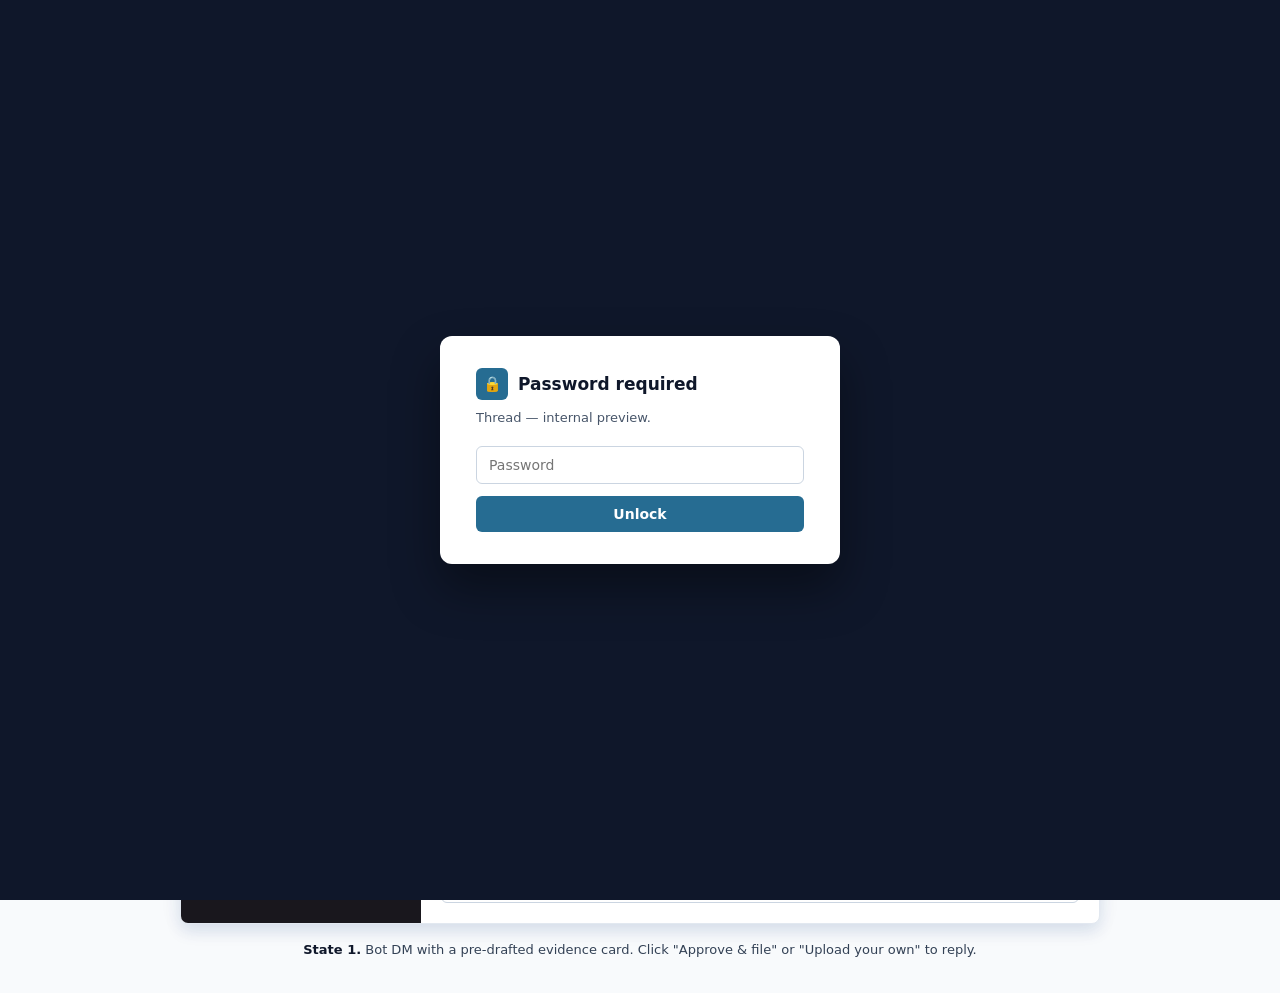
<file: bot-dm.html>
<!DOCTYPE html>
<html lang="en">
<head>
<script src="gate.js"></script>
<meta charset="UTF-8" />
<meta name="viewport" content="width=device-width, initial-scale=1" />
<title>Optro Thread · Classic — Bot DM</title>
<link rel="stylesheet" href="classic-tokens.css?v=20260615" />
<link rel="stylesheet" href="classic-styles.css?v=20260615" />
<style>
  /* Bot card */
  .slack-evidence-card {
    margin-top: 8px;
    padding: 12px 14px;
    background: var(--luna-white);
    border: 1px solid var(--luna-gray-300);
    border-left: 3px solid var(--luna-purple-500);
    border-radius: 4px;
    max-width: 460px;
  }
  .slack-evidence-card .head { display: flex; align-items: center; gap: 8px; font-size: 13px; font-weight: 600; margin-bottom: 6px; }
  .slack-evidence-card .meta { font-size: 12px; color: var(--luna-gray-600); margin-bottom: 8px; }
  .slack-evidence-card .conf-row { display: flex; align-items: center; gap: 8px; margin: 8px 0; font-size: 12px; color: var(--luna-gray-700); }
  .slack-evidence-card .conf-row .ai-confidence-bar { flex: 1; }
  .slack-evidence-card .actions { display: flex; gap: 6px; margin-top: 8px; flex-wrap: wrap; }
  .slack-evidence-card .actions button {
    padding: 5px 10px; font-size: 12px; font-weight: 600;
    border-radius: 4px; border: 1px solid var(--luna-gray-300); background: var(--luna-white); color: var(--luna-gray-800);
    cursor: pointer;
  }
  .slack-evidence-card .actions button.primary { background: var(--luna-teal-500); color: var(--luna-white); border-color: var(--luna-teal-500); }
  .slack-evidence-card .actions button.primary:hover { background: var(--luna-teal-600); }
  .slack-thumb {
    margin-top: 8px;
    width: 280px; height: 160px;
    background: var(--luna-gray-100);
    border: 1px solid var(--luna-gray-200);
    border-radius: 4px;
    display: grid; place-items: center;
    font-size: 12px; color: var(--luna-gray-500);
    background-image:
      linear-gradient(135deg, transparent 49%, var(--luna-gray-200) 50%, transparent 51%),
      linear-gradient(45deg, transparent 49%, var(--luna-gray-200) 50%, transparent 51%);
  }
  .slack-typing-bubble {
    display: inline-flex; gap: 3px;
    padding: 6px 10px;
    background: var(--luna-gray-100);
    border-radius: 12px;
    margin-top: 2px;
  }
  .slack-typing-bubble span {
    width: 6px; height: 6px;
    background: var(--luna-gray-500);
    border-radius: 50%;
    animation: blink 1.2s infinite ease-in-out;
  }
  .slack-typing-bubble span:nth-child(2) { animation-delay: 0.15s; }
  .slack-typing-bubble span:nth-child(3) { animation-delay: 0.3s; }
  @keyframes blink { 0%, 80%, 100% { opacity: 0.3; transform: scale(0.8); } 40% { opacity: 1; transform: scale(1); } }

  .filed-receipt-line {
    margin-top: 8px;
    padding: 8px 10px;
    background: var(--luna-green-50);
    border: 1px solid var(--luna-green-100);
    border-left: 3px solid var(--luna-green-500);
    border-radius: 4px;
    font-size: 12px;
    color: var(--luna-green-700);
    font-family: ui-monospace, monospace;
    line-height: 1.5;
  }
  .filed-receipt-line strong { color: var(--luna-green-700); font-weight: 600; }

  /* Sidebar — Apps at the bottom */
  .slack-sidebar .section.is-apps { display: flex; align-items: center; gap: 6px; }
  .slack-sidebar .section.is-apps::before {
    content: '';
    width: 12px; height: 12px;
    background-image: url('data:image/svg+xml;utf8,<svg xmlns="http://www.w3.org/2000/svg" viewBox="0 0 14 14"><g fill="%239b9b9b"><circle cx="2" cy="2" r="1.1"/><circle cx="7" cy="2" r="1.1"/><circle cx="12" cy="2" r="1.1"/><circle cx="2" cy="7" r="1.1"/><circle cx="7" cy="7" r="1.1"/><circle cx="12" cy="7" r="1.1"/><circle cx="2" cy="12" r="1.1"/><circle cx="7" cy="12" r="1.1"/><circle cx="12" cy="12" r="1.1"/></g></svg>');
    background-repeat: no-repeat; background-position: center; background-size: contain;
    display: inline-block;
  }
  .slack-sidebar .channel.has-icon { display: flex; align-items: center; gap: 7px; }
  .slack-sidebar .channel.has-icon .app-icon {
    width: 18px; height: 18px;
    border-radius: 4px;
    display: grid; place-items: center;
    font-size: 9px; font-weight: 800; color: #FFFFFF;
    box-sizing: border-box;
    flex-shrink: 0;
  }
  .slack-sidebar .channel.has-icon .app-icon img { width: 100%; height: 100%; object-fit: contain; display: block; }

  .workspace-img {
    width: 24px; height: 24px;
    display: grid; place-items: center;
    flex-shrink: 0;
  }
  .workspace-img img { width: 100%; height: 100%; object-fit: contain; display: block; }
</style>
</head>
<body>

<div class="page">
  <div class="page-header">
    <div>
      <div class="breadcrumb">
        <a href="index.html">Thread</a> · Classic · <span style="color:var(--luna-text);">Bot DM ★</span>
      </div>
      <h1 class="luna-heading-600">A Friday afternoon bot DM.</h1>
      <p class="subtitle">Weston's in a meeting. Optro ECM DMs him with the Q3 UAR ask, a confidence bar against prior periods, and a one-tap approve. He replies with a phone screenshot. ML routes it to Marie for the human call.</p>
    </div>
    <div class="right-meta">
      <span class="luna-badge is-teal">Persona · Control owner</span>
      <span class="luna-badge">Surface · Slack DM</span>
      <span class="luna-badge is-purple">3-step baseline</span>
    </div>
  </div>

  <div class="take-nav">
    <span class="lbl">Compare with:</span>
    <a href="bot-dm.html" class="is-current">Classic · Bot DM ★ · 3 steps</a>
    <span class="sep">·</span>
    <a href="role-mediator.html">Full ECM lifecycle · 12 steps</a>
    <span class="sep">·</span>
    <a href="index.html">All takes</a>
  </div>

  <div class="flow-stepper">
    <span class="lbl">Flow</span>
    <div class="flow-step" data-step="dm"><span class="num">1</span> Bot DM arrives</div>
    <span class="flow-arrow">→</span>
    <div class="flow-step" data-step="reply"><span class="num">2</span> Weston replies</div>
    <span class="flow-arrow">→</span>
    <div class="flow-step" data-step="filed"><span class="num">3</span> Filed &amp; routed</div>
    <span class="ctrl">
      <button data-go="prev">← Back</button>
      <button data-go="next">Next →</button>
      <button data-go="reset">Reset</button>
    </span>
  </div>

  <div class="page-content">

    <!-- State 1: Bot DM arrives -->
    <div class="flow-state" data-state="dm">
      <div class="slack-window" role="region">
        <aside class="slack-sidebar">
          <div class="workspace">
            <span class="workspace-img"><img src="watts-mark.png" alt="Watts" /></span>
            Watts Water Technologies
          </div>
          <div class="section">Channels</div>
          <div class="channel"># sox-q3-close</div>
          <div class="channel"># ctrl-4-2-1</div>
          <div class="channel"># dba-team</div>
          <div class="channel"># it-security</div>
          <div class="section">Direct messages</div>
          <div class="channel">@ Marie Curie</div>
          <div class="channel">@ Ada Lovelace</div>
          <div class="section is-apps">Apps</div>
          <div class="channel is-active has-icon">
            <span class="app-icon" style="background:linear-gradient(135deg,#e5ddfa,#dbeaff);padding:2px;"><img src="optro-mark.svg" alt="Optro" /></span>
            Optro ECM
          </div>
          <div class="channel has-icon"><span class="app-icon" style="background:#0052CC;">J</span> Jira</div>
          <div class="channel has-icon"><span class="app-icon" style="background:#4285F4;">31</span> Google Calendar</div>
        </aside>

        <main class="slack-main">
          <header class="slack-header">
            <span style="width:24px;height:24px;border-radius:4px;background:linear-gradient(135deg,#e5ddfa,#dbeaff);display:grid;place-items:center;"><img src="optro-mark.svg" alt="Optro" style="width:62%;height:auto;display:block;" /></span>
            Optro ECM
            <span style="font-size:11px;color:var(--luna-gray-500);font-weight:500;margin-left:4px;">App · ECM assistant</span>
          </header>

          <div class="slack-messages">
            <div class="slack-msg">
              <div class="avatar is-bot"><img src="optro-mark.svg" alt="Optro" style="width:62%;height:auto;display:block;" /></div>
              <div class="body">
                <div class="head">
                  <span class="name">Optro ECM</span>
                  <span class="bot-tag">APP</span>
                  <span class="ts">Friday · 2:48 PM</span>
                </div>
                <p>Hey Weston — heads up, your <strong>quarterly user-access review for <span class="ai-citation">control 4.2.1</span> (prod-db-01)</strong> is due Monday. I drafted the evidence task and prefilled the ServiceNow query you used last quarter.</p>

                <div class="slack-evidence-card">
                  <div class="head">
                    <span class="ai-chip">Optro ECM</span>
                    Evidence draft · UAR-Q3FY26-prod-db
                  </div>
                  <div class="meta">Control 4.2.1 · Cadence: quarterly · Reviewer: Marie Curie</div>
                  <div class="conf-row">
                    <span>Match to prior periods:</span>
                    <div class="ai-confidence-bar" style="max-width:200px;"><span style="width:94%;"></span></div>
                    <strong>94%</strong>
                  </div>
                  <div style="font-size:12px;color:var(--luna-gray-700);">
                    Suggested artifact: <span class="ai-citation">snow-query-UAR-prod-db.csv</span> + <span class="ai-citation">DBA attestation memo</span>. Same source as Q2.
                  </div>
                  <div class="actions">
                    <button class="primary" data-go="reply">✓ Approve &amp; file</button>
                    <button>Edit query</button>
                    <button data-go="reply">Upload your own</button>
                  </div>
                </div>
              </div>
            </div>
          </div>

          <div class="slack-input">Message Optro ECM…</div>
        </main>
      </div>
      <p class="surface-caption"><strong>State 1.</strong> Bot DM with a pre-drafted evidence card. Click "Approve &amp; file" or "Upload your own" to reply.</p>
    </div>

    <!-- State 2: Weston replies -->
    <div class="flow-state" data-state="reply">
      <div class="slack-window" role="region">
        <aside class="slack-sidebar">
          <div class="workspace">
            <span class="workspace-img"><img src="watts-mark.png" alt="Watts" /></span>
            Watts Water Technologies
          </div>
          <div class="section">Channels</div>
          <div class="channel"># sox-q3-close</div>
          <div class="channel"># ctrl-4-2-1</div>
          <div class="channel"># dba-team</div>
          <div class="channel"># it-security</div>
          <div class="section">Direct messages</div>
          <div class="channel">@ Marie Curie</div>
          <div class="channel">@ Ada Lovelace</div>
          <div class="section is-apps">Apps</div>
          <div class="channel is-active has-icon">
            <span class="app-icon" style="background:linear-gradient(135deg,#e5ddfa,#dbeaff);padding:2px;"><img src="optro-mark.svg" alt="Optro" /></span>
            Optro ECM
          </div>
          <div class="channel has-icon"><span class="app-icon" style="background:#0052CC;">J</span> Jira</div>
          <div class="channel has-icon"><span class="app-icon" style="background:#4285F4;">31</span> Google Calendar</div>
        </aside>

        <main class="slack-main">
          <header class="slack-header">
            <span style="width:24px;height:24px;border-radius:4px;background:linear-gradient(135deg,#e5ddfa,#dbeaff);display:grid;place-items:center;"><img src="optro-mark.svg" alt="Optro" style="width:62%;height:auto;display:block;" /></span>
            Optro ECM
            <span style="font-size:11px;color:var(--luna-gray-500);font-weight:500;margin-left:4px;">App · ECM assistant</span>
          </header>

          <div class="slack-messages">
            <div class="slack-msg">
              <div class="avatar is-bot"><img src="optro-mark.svg" alt="Optro" style="width:62%;height:auto;display:block;" /></div>
              <div class="body">
                <div class="head"><span class="name">Optro ECM</span><span class="bot-tag">APP</span><span class="ts">Friday · 2:48 PM</span></div>
                <p>Hey Weston — heads up, your <strong>quarterly user-access review for <span class="ai-citation">control 4.2.1</span></strong> is due Monday. I drafted the evidence task and prefilled the ServiceNow query you used last quarter.</p>
              </div>
            </div>

            <div class="slack-msg">
              <div class="avatar">W</div>
              <div class="body">
                <div class="head"><span class="name">Weston Prohaska</span><span class="ts">Friday · 3:11 PM</span></div>
                <p>In a meeting — but I have the export already, snapped from my phone. Filing it now.</p>
                <div class="slack-thumb">📸 UAR-Q3FY26-prod-db.png · 1.2 MB</div>
              </div>
            </div>

            <div class="slack-msg">
              <div class="avatar is-bot"><img src="optro-mark.svg" alt="Optro" style="width:62%;height:auto;display:block;" /></div>
              <div class="body">
                <div class="head"><span class="name">Optro ECM</span><span class="bot-tag">APP</span><span class="ts">just now</span></div>
                <div class="slack-typing-bubble"><span></span><span></span><span></span></div>
                <p style="font-size:11px;color:var(--luna-gray-500);margin-top:4px;">Computing content fingerprint · classifying · routing to Marie…</p>
              </div>
            </div>
          </div>

          <div class="slack-input">Message Optro ECM…</div>
        </main>
      </div>
      <p class="surface-caption"><strong>State 2.</strong> Weston replied with a phone screenshot. Optro is fingerprinting the file, classifying it, and routing to Marie — in real time.</p>
    </div>

    <!-- State 3: Filed & routed -->
    <div class="flow-state" data-state="filed">
      <div class="slack-window" role="region">
        <aside class="slack-sidebar">
          <div class="workspace">
            <span class="workspace-img"><img src="watts-mark.png" alt="Watts" /></span>
            Watts Water Technologies
          </div>
          <div class="section">Channels</div>
          <div class="channel"># sox-q3-close</div>
          <div class="channel"># ctrl-4-2-1</div>
          <div class="channel"># dba-team</div>
          <div class="channel"># it-security</div>
          <div class="section">Direct messages</div>
          <div class="channel">@ Marie Curie</div>
          <div class="channel">@ Ada Lovelace</div>
          <div class="section is-apps">Apps</div>
          <div class="channel is-active has-icon">
            <span class="app-icon" style="background:linear-gradient(135deg,#e5ddfa,#dbeaff);padding:2px;"><img src="optro-mark.svg" alt="Optro" /></span>
            Optro ECM
          </div>
          <div class="channel has-icon"><span class="app-icon" style="background:#0052CC;">J</span> Jira</div>
          <div class="channel has-icon"><span class="app-icon" style="background:#4285F4;">31</span> Google Calendar</div>
        </aside>

        <main class="slack-main">
          <header class="slack-header">
            <span style="width:24px;height:24px;border-radius:4px;background:linear-gradient(135deg,#e5ddfa,#dbeaff);display:grid;place-items:center;"><img src="optro-mark.svg" alt="Optro" style="width:62%;height:auto;display:block;" /></span>
            Optro ECM
            <span style="font-size:11px;color:var(--luna-gray-500);font-weight:500;margin-left:4px;">App · ECM assistant</span>
          </header>

          <div class="slack-messages">
            <div class="slack-msg" style="opacity:0.55;">
              <div class="avatar is-bot"><img src="optro-mark.svg" alt="Optro" style="width:62%;height:auto;display:block;" /></div>
              <div class="body"><div class="head"><span class="name">Optro ECM</span><span class="bot-tag">APP</span><span class="ts">2:48 PM</span></div><p style="font-size:13px;">Drafted Q3 evidence card · 94% match</p></div>
            </div>
            <div class="slack-msg" style="opacity:0.55;">
              <div class="avatar">W</div>
              <div class="body"><div class="head"><span class="name">Weston Prohaska</span><span class="ts">3:11 PM</span></div><p style="font-size:13px;">Filing it now [screenshot attached]</p></div>
            </div>

            <div class="slack-msg">
              <div class="avatar is-bot"><img src="optro-mark.svg" alt="Optro" style="width:62%;height:auto;display:block;" /></div>
              <div class="body">
                <div class="head">
                  <span class="name">Optro ECM</span>
                  <span class="bot-tag">APP</span>
                  <span class="ts">Friday · 3:11 PM</span>
                </div>
                <p>
                  Got it. Auto-tagged the screenshot:
                  <span class="ai-citation">control 4.2.1</span> ·
                  <span class="ai-citation">Q3 FY26</span> ·
                  <span class="ai-citation">freshness: today</span>.
                  Routed to Marie for review. <strong>I'll DM her now.</strong>
                  <span class="luna-badge is-green" style="margin-left:6px;">Routed</span>
                </p>
                <div class="filed-receipt-line">
                  routed: <strong>UAR-Q3FY26-prod-db.png</strong> → control 4.2.1 · AI confidence 93% · reviewer=Marie · sla=2bd · audit trail: <span style="color:var(--luna-green-700);text-decoration:underline;">thread://ctrl-4-2-1/q3-2026</span>
                </div>
                <p style="margin-top:8px;font-size:13px;">Want me to ping you when Marie accepts, or @-mention you in <code style="font-size:11px;background:var(--luna-gray-100);padding:1px 5px;border-radius:3px;font-family:ui-monospace,monospace;">#sox-q3-close</code>?</p>
                <div style="display:flex;gap:6px;margin-top:6px;flex-wrap:wrap;">
                  <button data-go="reset" style="padding:4px 10px;font-size:12px;font-weight:600;border-radius:4px;border:1px solid var(--luna-teal-500);background:var(--luna-teal-500);color:var(--luna-white);cursor:pointer;">↻ Run another</button>
                  <button style="padding:4px 10px;font-size:12px;font-weight:600;border-radius:4px;border:1px solid var(--luna-gray-300);background:var(--luna-white);color:var(--luna-gray-700);cursor:pointer;">Ping me on accept</button>
                  <a href="role-mediator.html" style="padding:4px 10px;font-size:12px;font-weight:600;border-radius:4px;border:1px solid var(--luna-gray-300);background:var(--luna-white);color:var(--luna-gray-700);text-decoration:none;">See the full 12-step lifecycle ↗</a>
                </div>
              </div>
            </div>
          </div>

          <div class="slack-input">Message Optro ECM…</div>
        </main>
      </div>
      <p class="surface-caption"><strong>State 3.</strong> Filed and routed in under 30 seconds. One-tap approve is gated to high-confidence pattern matches against prior periods — anything novel forces an expand-and-review step before the file button becomes available. So one-tap doesn't mean one-thought; it means a routine pattern Weston has already attested to before.</p>
    </div>

  </div>
</div>

<script src="flows.js"></script>
</body>
</html>
</file>
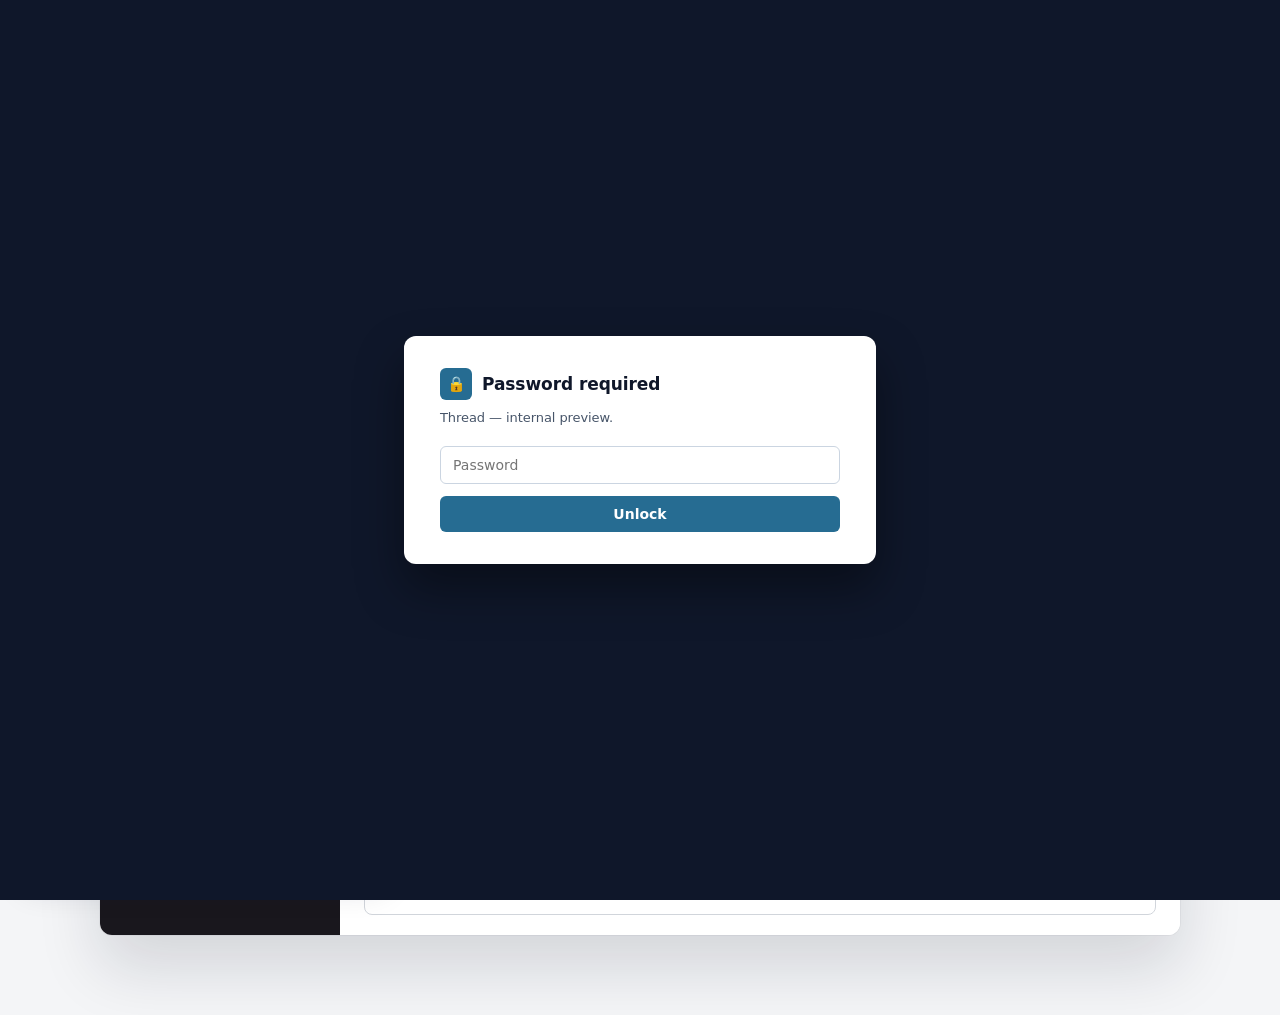
<file: role-drafter.html>
<!DOCTYPE html>
<html lang="en">
<head>
<script src="gate.js"></script>
<meta charset="UTF-8" />
<meta name="viewport" content="width=device-width, initial-scale=1" />
<title>Thread · Optro ECM as Drafter</title>
<link rel="stylesheet" href="slack-chrome.css?v=20260615k" />
<link rel="stylesheet" href="optro-card.css?v=20260615k" />
<link rel="stylesheet" href="flow.css?v=20260615k" />
<link rel="stylesheet" href="tour.css?v=20260615k" />
</head>
<body>

<div class="take-topbar">
  <a href="index.html" class="brand">
    <span class="brand-mark"><img src="optro-mark.svg" alt="Optro" /></span>
    <span class="brand-name">Optro</span>
  </a>
  <span class="brand-sep"></span>
  <span class="crumbs">Thread · Drafter</span>
  <div class="right-actions">
    <a href="index.html" class="back-link">← All takes</a>
  </div>
</div>

<div class="take-page">
  <div class="take-header">
    <div class="lead">
      <div class="breadcrumb">Mode · Drafter <span class="axis-tag">Earned posture</span></div>
      <h1>The bot earns the right to draft.</h1>
      <p class="subtitle">Fifth identical-shape quarter for this control. Pattern depth, variance, and reviewer-language consistency all clear threshold — Optro ECM writes the ask, the artifact, and the reviewer note in Marie's voice. Humans approve.</p>
    </div>
    <div class="meta">
      <span class="chip"><span class="dot"></span>10 steps</span>
      <span class="chip">Q3 FY26 · ctrl-4-2-1</span>
    </div>
  </div>

<div class="slack-window">
  <aside class="slack-sidebar">
    <div class="slack-workspace">
      <span class="workspace-mark"><img src="watts-mark.png" alt="Watts" /></span>
      <span class="workspace-name">Watts Water Technologies</span>
    </div>
    <div class="slack-section">Channels</div>
    <div class="slack-channel"><span class="hash">#</span> sox-q3-close</div>
    <div class="slack-channel is-active"><span class="hash">#</span> ctrl-4-2-1</div>
    <div class="slack-channel"><span class="hash">#</span> dba-team</div>
    <div class="slack-section">Direct messages</div>
    <div class="slack-channel"><span class="dot"></span> Marie Curie</div>
    <div class="slack-channel"><span class="dot"></span> Ada Lovelace</div>
  <div class="slack-section is-apps">Apps</div>
    <div class="slack-channel"><span class="app-icon" style="background:linear-gradient(135deg,#e5ddfa,#dbeaff);padding:2px;"><img src="optro-mark.svg" alt="Optro" /></span> Optro ECM</div>
    <div class="slack-channel"><span class="app-icon" style="background:#0052CC;">J</span> Jira</div>
    <div class="slack-channel"><span class="app-icon" style="background:#4285F4;">31</span> Google Calendar</div>
    <div class="slack-channel"><span class="app-icon" style="background:#34A853;">GD</span> Google Drive</div>
  </aside>
  <main class="slack-main">
    <header class="slack-header">
      <span style="color:var(--text-meta);font-family:var(--font-mono);font-weight:500;">#</span>
      ctrl-4-2-1
      <span class="topic">Quarterly user-access review · prod-db-01.watts</span>
    </header>
    <div class="slack-messages" id="slack-messages"></div>
    <div class="slack-composer">
      <div class="input-shell">Message #ctrl-4-2-1</div>
    </div>
  </main>
</div>

</div>

<script src="scenario.js"></script>
<script>
window.THREAD = [
  { state: 1, author: 'optro', ts: 'Friday · 9:00 AM',
    body: 'Q3 UAR for <span class="ai-citation">control 4.2.1</span> — drafted for you both.',
    kind: 'card',
    card: {
      header: 'Evidence draft · UAR-Q3FY26-prod-db',
      meta: 'Drafted from your last 5 quarters · ready for one-click approve',
      confidence: { label: 'Match to prior periods', pct: 94 },
      fields: [
        ['Control',             '4.2.1'],
        ['Cadence',             'Quarterly'],
        ['Reviewer',            'Marie Curie'],
        ['Suggested artifact',  '<span class="ai-citation">snow-query-UAR-prod-db.csv</span>'],
        ['Proposed reviewer note', '"Checked — consistent with Q2."'],
      ],
      actions: [
        { label: '✓ Approve & file', primary: true },
        { label: 'Edit query' },
        { label: 'Upload your own' },
      ],
    } },

  { state: 2, author: 'weston', ts: '9:14 AM',
    body: 'Reviewing the draft now.' },

  { state: 3, author: 'optro', ts: '9:14 AM', kind: 'context',
    body: 'Uploaded by Weston · 1 click · awaiting reviewer sign-off' },

  { state: 4, author: 'optro', ts: '10:32 AM',
    body: 'Marie — I drafted what you usually sign for this control. Edit or approve below.',
    kind: 'card',
    card: {
      header: 'Drafted reviewer note · Q3 FY26',
      meta: "In Marie's voice, learned from her Q2 / Q1 / Q4 sign-offs",
      confidence: { label: 'Style match to your prior sign-offs', pct: 91 },
      fields: [
        ['Drafted text',   '"Checked — consistent with Q2. No outliers flagged. Routine approval."'],
        ['Source pattern', "Marie's Q2 / Q1 / Q4 sign-offs"],
      ],
      actions: [
        { label: '✓ Approve', primary: true },
        { label: 'Edit' },
        { label: 'Rewrite from scratch' },
      ],
    } },

  { state: 5, author: 'marie', ts: '10:34 AM',
    body: 'Reading it now…' },

  { state: 6, author: 'marie', ts: '10:35 AM',
    body: 'Editing — one word change.' },

  { state: 7, author: 'optro', ts: '10:35 AM', kind: 'context',
    body: 'Edit recorded · "checked" → "verified" · drafted-note pattern updated for future Q4 sign-offs' },

  { state: 8, author: 'marie', ts: '10:36 AM',
    body: 'Done — verified and signed.',
    reactions: ['✅ 1'] },

  { state: 9, author: 'optro', ts: '10:36 AM', kind: 'receipt',
    receipt: 'filed: <strong>snow-query-UAR-prod-db.csv</strong> → control 4.2.1 · AI confidence 94% · routed=Marie · 1m32s end-to-end · 2 clicks · chain=block #4,180,221' },

  { state: 10, author: 'optro', ts: '10:36 AM', kind: 'expander',
    expander: {
      summary: 'Why I played drafter here',
      reveal: '5 prior identical-shape attestations · same reviewer · same artifact source · variance score 0.02 · match confidence 0.94. <br><br>The bot earns the right to draft only when prior pattern depth ≥ 4 quarters AND variance &lt; 0.05 AND reviewer-style match &gt; 0.85. This control hit all three. Any one missing → the bot stays in mediator mode instead.',
    } },
];

window.TOUR = {
  title: 'Optro ECM as Drafter',
  steps: [
    { title: 'Bot opens the thread with a full draft',
      body: 'Fifth identical-shape quarter in a row. The bot has earned the right to write everything — the ask, the suggested artifact, even the reviewer note in Marie\'s voice.',
      before: function () { window.Flow && window.Flow.go(1); } },
    { title: 'Weston reviews the draft',
      body: 'Nothing is auto-accepted. Weston still looks at what was drafted before clicking.',
      before: function () { window.Flow && window.Flow.go(2); } },
    { title: 'One-click approve & file',
      body: 'The artifact uploads. Routed to Marie. So far: 1 minute, 1 click for Weston.',
      before: function () { window.Flow && window.Flow.go(3); } },
    { title: 'Marie sees a drafted reviewer note',
      body: 'In her voice, based on her three prior quarters of sign-off language. She can approve, edit, or rewrite — bot does not force the language.',
      before: function () { window.Flow && window.Flow.go(4); } },
    { title: 'Marie opens the draft',
      body: 'Reading. The bot waits.',
      before: function () { window.Flow && window.Flow.go(5); } },
    { title: 'One word change',
      body: 'Marie tightens the language. Bot will record this edit and use it in future drafts.',
      before: function () { window.Flow && window.Flow.go(6); } },
    { title: 'Learning loop',
      body: 'Edit logged. "Checked" → "verified" updates the drafted-note pattern for Q4. The bot gets a bit better at sounding like Marie every quarter.',
      before: function () { window.Flow && window.Flow.go(7); } },
    { title: 'Signed off',
      body: 'Approval recorded. Total: 1 minute 32 seconds, 2 clicks, 1 edit.',
      before: function () { window.Flow && window.Flow.go(8); } },
    { title: 'Filing receipt, chain-anchored',
      body: 'The artifact, the drafted note, the edit, the sign-off — all bundled into a single chain-anchored receipt.',
      before: function () { window.Flow && window.Flow.go(9); } },
    { title: 'Why the bot earned the right to draft',
      body: 'This is the moat. The bot did not "decide" to draft — it qualified. 4-quarter pattern depth, variance &lt; 0.05, reviewer-style match &gt; 0.85. Without the underlying attestation graph, drafting is reckless. With it, drafting is just operator labor.',
      before: function () { window.Flow && window.Flow.go(10); } },
  ],
};
</script>
<script src="flow.js"></script>
<script src="tour.js"></script>
</body>
</html>
</file>
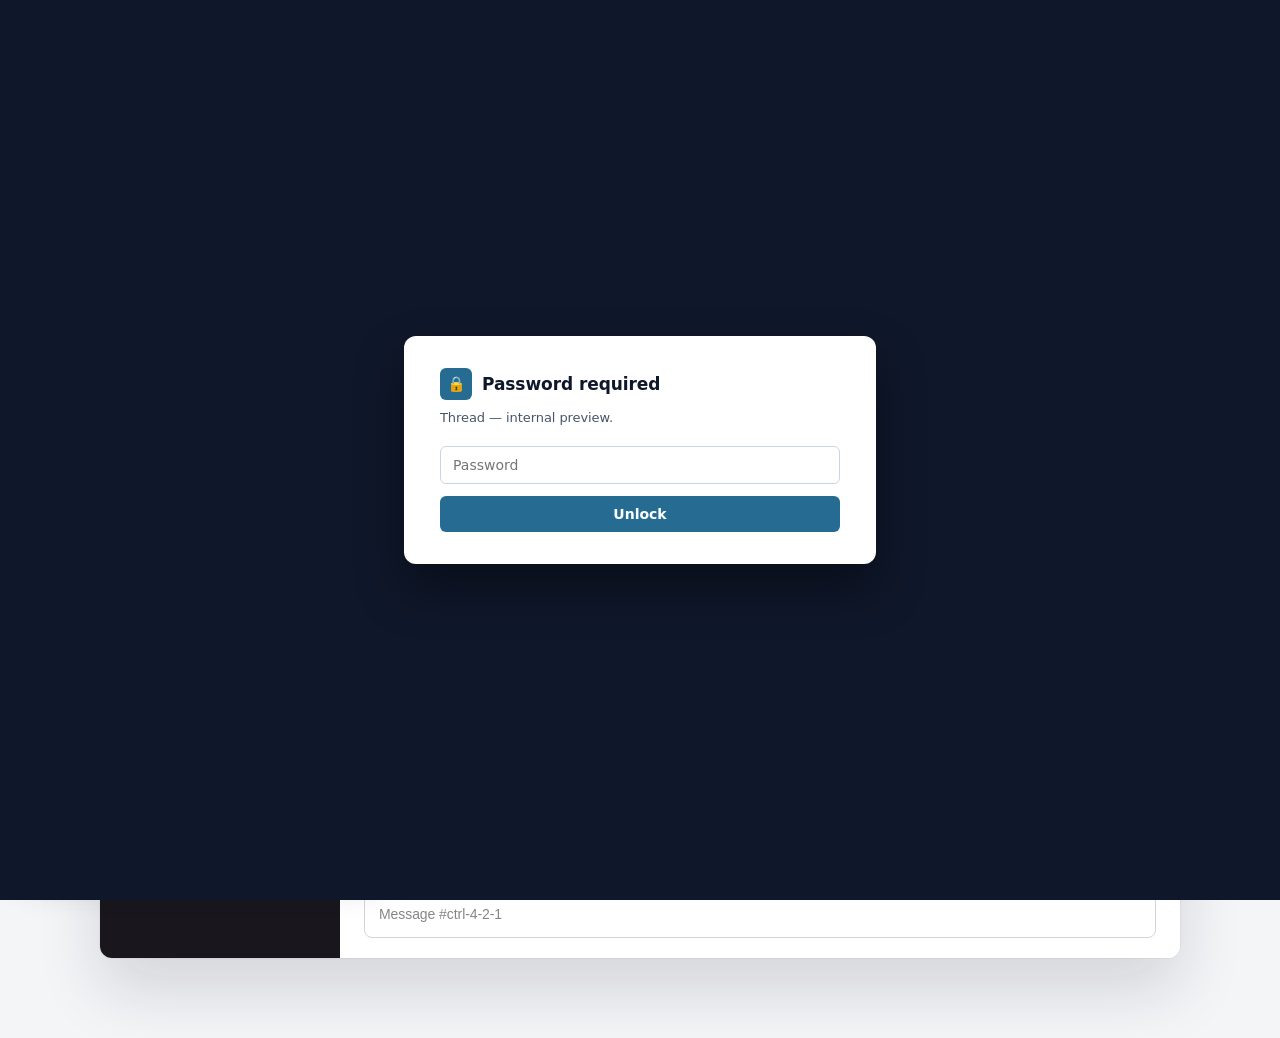
<file: role-mediator.html>
<!DOCTYPE html>
<html lang="en">
<head>
<script src="gate.js"></script>
<meta charset="UTF-8" />
<meta name="viewport" content="width=device-width, initial-scale=1" />
<title>Thread · Optro ECM as Mediator</title>
<link rel="stylesheet" href="slack-chrome.css?v=20260615k" />
<link rel="stylesheet" href="optro-card.css?v=20260615k" />
<link rel="stylesheet" href="flow.css?v=20260615k" />
<link rel="stylesheet" href="tour.css?v=20260615k" />
</head>
<body>

<div class="take-topbar">
  <a href="index.html" class="brand">
    <span class="brand-mark"><img src="optro-mark.svg" alt="Optro" /></span>
    <span class="brand-name">Optro</span>
  </a>
  <span class="brand-sep"></span>
  <span class="crumbs">Thread · Mediator</span>
  <div class="right-actions">
    <a href="index.html" class="back-link">← All takes</a>
  </div>
</div>

<div class="take-page">
  <div class="take-header">
    <div class="lead">
      <div class="breadcrumb">Mode · Mediator <span class="axis-tag">Default posture</span></div>
      <h1>The full ECM evidence loop, walked end-to-end.</h1>
      <p class="subtitle">Sarah (External Audit) drafts the Q3 PBC. Optro routes it to Weston. He uploads. The AI auto-reviews. Marie rejects with reasons — a real reviewer question. The bot helps trace the change. Marie accepts. ML links the artifact to the test sample. Then evidence is handed off downstream to midship testing — a separate step.</p>
    </div>
    <div class="meta">
      <span class="chip"><span class="dot"></span>12 steps</span>
      <span class="chip">Q3 FY26 · ctrl-4-2-1</span>
    </div>
  </div>

<div class="slack-window">
  <aside class="slack-sidebar">
    <div class="slack-workspace">
      <span class="workspace-mark"><img src="watts-mark.png" alt="Watts" /></span>
      <span class="workspace-name">Watts Water Technologies</span>
    </div>
    <div class="slack-section">Channels</div>
    <div class="slack-channel"><span class="hash">#</span> sox-q3-close</div>
    <div class="slack-channel is-active"><span class="hash">#</span> ctrl-4-2-1</div>
    <div class="slack-channel"><span class="hash">#</span> dba-team</div>
    <div class="slack-channel"><span class="hash">#</span> it-security</div>
    <div class="slack-section">Direct messages</div>
    <div class="slack-channel"><span class="dot"></span> Marie Curie</div>
    <div class="slack-channel"><span class="dot"></span> Ada Lovelace</div>
    <div class="slack-channel"><span class="dot"></span> Sarah Kim · guest</div>
    <div class="slack-section is-apps">Apps</div>
    <div class="slack-channel">
      <span class="app-icon" style="background:linear-gradient(135deg,#e5ddfa,#dbeaff);padding:2px;"><img src="optro-mark.svg" alt="Optro" /></span> Optro ECM
    </div>
    <div class="slack-channel"><span class="app-icon" style="background:#0052CC;">J</span> Jira</div>
    <div class="slack-channel"><span class="app-icon" style="background:#4285F4;">31</span> Google Calendar</div>
    <div class="slack-channel"><span class="app-icon" style="background:#34A853;">GD</span> Google Drive</div>
  </aside>
  <main class="slack-main">
    <header class="slack-header">
      <span style="color:var(--text-meta);font-family:var(--font-mono);font-weight:500;">#</span>
      ctrl-4-2-1
      <span class="topic">Quarterly user-access review · prod-db-01.watts</span>
    </header>
    <div class="slack-messages" id="slack-messages"></div>
    <div class="slack-composer">
      <div class="input-shell">Message #ctrl-4-2-1</div>
    </div>
  </main>
</div>
</div>

<script src="scenario.js"></script>
<script>
window.THREAD = [
  // Step 1: Sarah drafts the PBC request
  { state: 1, author: 'sarah', ts: 'Friday · 2:42 PM',
    body: 'Drafting a Q3 PBC for <span class="ai-citation">control 4.2.1</span> — user-access review on prod-db-01. Need the export plus reviewer attestation.' },

  { state: 1, author: 'optro', ts: '2:42 PM',
    body: 'Pre-filled the request from the prior period. Sarah — confirm and send to assignee.',
    kind: 'card',
    card: {
      header: 'PBC request · draft <span class="state-pill is-draft">Draft</span>',
      fields: [
        ['Control', '<span class="ai-citation">4.2.1</span> · Quarterly user-access review'],
        ['Period', 'Q3 FY26 (Jul 1 – Sep 30)'],
        ['Proof needed', 'User-access listing + reviewer attestation'],
        ['Assignee', 'Weston Prohaska · IT Lead'],
        ['Reviewer', 'Marie Curie · Internal Audit'],
        ['SLA', '2 business days from open'],
      ],
      actions: [
        { label: '✓ Send to Weston', primary: true },
        { label: 'Edit fields' },
      ],
    } },

  // Step 2: Sent to assignee → open
  { state: 2, author: 'optro', ts: 'Friday · 2:48 PM',
    body: 'Sarah sent it. Routing to Weston now.',
    kind: 'card',
    card: {
      header: 'Evidence request · sent to assignee <span class="state-pill is-open">Open</span>',
      meta: 'Routed from <span class="ai-citation">Sarah Kim · External Audit</span>',
      fields: [
        ['Assignee', '@ Weston Prohaska · IT Lead'],
        ['Reviewer', 'Marie Curie · Internal Audit'],
        ['Suggested artifact', '<span class="ai-citation">snow-query-UAR-prod-db.csv</span> (same source as Q2)'],
      ],
      confidence: { label: 'Match to prior periods', pct: 94 },
      actions: [
        { label: '✓ Approve & file', primary: true },
        { label: 'Edit query' },
        { label: 'Upload your own' },
      ],
    } },

  // Step 3: Weston uploads → submitted (with content hash dedup)
  { state: 3, author: 'weston', ts: '3:11 PM',
    body: 'In a meeting — but I have the export already. Filing the phone screenshot now.',
    attachment: { name: 'UAR-Q3FY26-prod-db.png', meta: '1.2 MB · phone screenshot' } },

  { state: 3, author: 'optro', ts: '3:11 PM', kind: 'context',
    body: 'Computing content fingerprint · sha256: <strong>a7c4f9…e2b1</strong> · no prior match in the evidence library · <span class="state-pill is-submitted">Submitted</span>' },

  // Step 4: AI auto-review
  { state: 4, author: 'optro', ts: '3:11 PM',
    body: 'AI auto-review complete. Sending the assessment to Marie for the human call.',
    kind: 'card',
    card: {
      header: 'AI auto-review · assistive only',
      meta: 'Assesses evidence to help the reviewer — never accepts on its own',
      fields: [
        ['Completeness', '✓ 12 of 12 expected columns present'],
        ['Freshness', '✓ Exported today · within 7-day SLA'],
        ['Population', '261 rows · +3% vs Q2 (in band)'],
        ['Schema match', '⚠ +1 column vs Q2 — variance flag'],
        ['Auto-classified', '<span class="ai-citation">control 4.2.1</span> · Q3 FY26 · UAR · prod-db-01'],
      ],
      confidence: { label: 'AI confidence', pct: 93 },
    } },

  // Step 5: Marie rejects with reasons (regresses to open)
  { state: 5, author: 'optro', ts: 'Friday · 3:24 PM',
    body: 'Marie sent it back with reasons. The submission moves to <span class="state-pill is-open">Open</span> until the variance is resolved.',
    kind: 'card',
    card: {
      header: 'Reviewer rejected · with reasons',
      meta: 'The reject loop is a documented part of the audit trail',
      fields: [
        ['Reviewer', 'Marie Curie · Internal Audit'],
        ['Reason', '"There\'s a new column in the Q3 export. Where did it come from? Want to make sure it\'s documented before I accept."'],
        ['Affected column', '<span class="ai-citation">termination_date_normalized</span>'],
      ],
      actions: [
        { label: 'Help me answer', primary: true },
        { label: 'I\'ll DM Marie myself' },
      ],
    } },

  // Step 6: Bot offers paths
  { state: 6, author: 'optro', ts: '3:25 PM',
    body: 'Three ways I can help resolve the variance — your call:',
    kind: 'card',
    card: {
      header: 'Three options · no recommendation',
      meta: 'The bot stays neutral. Each path uses the integration graph differently.',
      actions: [
        { label: 'Show schema comparison', primary: true },
        { label: 'Trace change request' },
        { label: 'I\'ll DM Marie myself' },
      ],
    } },

  // Step 7: Schema comparison (renamed from "diff")
  { state: 7, author: 'optro', ts: '3:26 PM',
    body: 'Q2 columns vs Q3 columns — the new column is highlighted.',
    kind: 'diff',
    diff: {
      left:  { title: 'Q2 schema · 11 columns', items: [
        { text: 'user_id' }, { text: 'role' }, { text: 'role_assigned_at' },
        { text: 'last_login' }, { text: 'last_review_date' }, { text: 'reviewer' },
        { text: 'review_outcome' }, { text: 'is_active' }, { text: 'created_at' },
        { text: 'updated_at' }, { text: 'export_ts' },
      ]},
      right: { title: 'Q3 schema · 12 columns', items: [
        { text: 'user_id' }, { text: 'role' }, { text: 'role_assigned_at' },
        { text: 'last_login' }, { text: 'last_review_date' }, { text: 'reviewer' },
        { text: 'review_outcome' }, { text: 'is_active' }, { text: 'created_at' },
        { text: 'updated_at' }, { text: 'export_ts' },
        { text: 'termination_date_normalized', isNew: true },
      ]},
    } },

  // Step 8: Change request traced
  { state: 8, author: 'optro', ts: '3:27 PM',
    body: 'Traced the change. Cross-referenced from <span class="ai-citation">Oracle patch log</span> + <span class="ai-citation">DBA Jira</span> + <span class="ai-citation">Legal Review</span>.',
    kind: 'card',
    card: {
      header: 'Change source · located',
      meta: 'The integration graph in action — three connected systems, one query',
      fields: [
        ['Field added', '<span class="ai-citation">termination_date_normalized</span>'],
        ['Source patch', '<span class="ai-citation">Oracle patch log · Apr 14, 2026</span>'],
        ['Linked CR', '<span class="ai-citation">DBA-CR-2401</span> — "Add GDPR-normalized termination date"'],
        ['Approved by', 'Legal Review · <span class="ai-citation">apr12-counsel-memo.pdf</span>'],
      ],
      actions: [
        { label: 'Send to Marie', primary: true },
        { label: 'Loop in Sarah (auditor)' },
      ],
    } },

  // Step 9: Weston explains, re-submitted
  { state: 9, author: 'weston', ts: '3:28 PM',
    body: 'Oh — that\'s the GDPR field. DBA team added it after legal review. Sorry, should have flagged it in the cover note.' },

  { state: 9, author: 'optro', ts: '3:28 PM', kind: 'context',
    body: 'Re-submitted to Marie with the change-request link + counsel memo attached · <span class="state-pill is-submitted">Submitted</span>' },

  // Step 10: Marie accepts
  { state: 10, author: 'optro', ts: 'Friday · 3:32 PM',
    body: 'Marie accepted. <strong>Approved with notes</strong> — her reviewer note references the audit trail.',
    kind: 'card',
    card: {
      header: 'Reviewer sign-off · Q3 FY26 <span class="state-pill is-accepted">Accepted</span>',
      subtitle: 'Marie Curie · Internal Audit',
      fields: [
        ['Outcome', '<strong>Accepted with notes</strong>'],
        ['Reviewer note', '"Verified — new column documented via <span class="ai-citation">DBA-CR-2401</span>, see thread for context."'],
        ['Workpaper ref', '<span class="ai-citation">thread://ctrl-4-2-1/q3-2026/exchange-1</span>'],
        ['Reject loop', '1 round · resolved in 21 minutes'],
      ],
    } },

  // Step 11: Linked to control (ML matches to sample)
  { state: 11, author: 'optro', ts: '3:33 PM',
    body: 'ML matched the artifact to the control\'s test sample. Linked.',
    kind: 'card',
    card: {
      header: 'Linked to control · ML-matched <span class="state-pill is-linked">Linked</span>',
      meta: 'Auto-mapped to the control\'s sampled population',
      fields: [
        ['Control', '<span class="ai-citation">4.2.1</span> · Quarterly user-access review'],
        ['Period', 'Q3 FY26'],
        ['Sample size', '47 of 261 users (statistical sample)'],
        ['Match method', 'ML auto-classified · 96% confidence'],
        ['Coverage', '100% — every sampled user appears in the artifact'],
      ],
    } },

  { state: 11, author: 'optro', ts: '3:33 PM', kind: 'receipt',
    receipt: 'linked: <strong>UAR-Q3FY26-prod-db.png</strong> → ctrl 4.2.1 · sample 47/261 · chain=block #4,180,221 · workpaper bundle attached' },

  // Step 12: Midship-testing handoff (dashed border — ECM ends, testing is downstream)
  { state: 12, author: 'optro', ts: 'Friday · 3:34 PM',
    body: 'Evidence is now <strong>sufficient</strong>. The collection loop is closed. Handing off to Sarah\'s testing — a separate downstream step.',
    kind: 'card',
    card: {
      header: '↪ Handoff · ECM ends here',
      meta: 'Sarah (External Audit) can now proceed with midship testing. Testing is downstream from evidence collection.',
      fields: [
        ['Available to test', 'Artifact + workpaper bundle + audit trail'],
        ['Sample ready', '47 of 261 users · linked + ML-matched'],
        ['Audit trail', '<span class="ai-citation">thread://ctrl-4-2-1/q3-2026/exchange-1</span>'],
        ['Chain anchor', 'block #4,180,221'],
        ['ECM cycle', '45 minutes · 1 reject loop · 1 reviewer question logged'],
      ],
    } },
];

window.TOUR = {
  title: 'The full ECM lifecycle',
  steps: [
    { title: 'Step 1 · Auditor creates request',
      body: 'Sarah (External Audit) drafts a PBC request: control, period, proof needed. The bot pre-fills from the prior period. ECM state: Draft.',
      before: function () { window.Flow && window.Flow.go(1); } },

    { title: 'Step 2 · Sent to assignee',
      body: 'Sarah confirms; Optro routes the request to Weston (the control owner). The card carries the full provenance — who requested it, who reviews it, the SLA. ECM state: Open.',
      before: function () { window.Flow && window.Flow.go(2); } },

    { title: 'Step 3 · Uploads and submits',
      body: 'Weston files a phone screenshot — he\'s in a meeting. Optro computes a content fingerprint (sha256) and dedupes against the evidence library. Fresh fingerprint → new submission. ECM state: Submitted.',
      before: function () { window.Flow && window.Flow.go(3); } },

    { title: 'Step 4 · AI auto-review',
      body: 'The bot runs an assistive review: completeness, freshness, population, schema match, classification. It surfaces a variance flag (+1 column vs Q2). The AI assesses — it never accepts. Sent to Marie.',
      before: function () { window.Flow && window.Flow.go(4); } },

    { title: 'Step 5 · Reviewer rejects, back with reasons',
      body: 'Marie does the human call. She does not accept yet — she sends the submission back with a specific reason: where did the new column come from? ECM state regresses to Open. The reject loop is part of the audit trail.',
      before: function () { window.Flow && window.Flow.go(5); } },

    { title: 'Step 6 · Bot offers paths',
      body: 'No recommendation. Weston picks. Restraint as a feature — the bot operates, the human decides.',
      before: function () { window.Flow && window.Flow.go(6); } },

    { title: 'Step 7 · Schema comparison',
      body: 'Side-by-side: Q2 had 11 columns; Q3 has 12. The new column is highlighted. Still no judgment from the bot — just the fact.',
      before: function () { window.Flow && window.Flow.go(7); } },

    { title: 'Step 8 · Change request traced',
      body: 'The integration graph in action — Optro follows the Oracle patch log → DBA change request → legal counsel memo, without leaving Slack. The cross-system reach is the moat.',
      before: function () { window.Flow && window.Flow.go(8); } },

    { title: 'Step 9 · Weston explains',
      body: 'One sentence — because the bot already did the legwork. Optro re-submits to Marie with the source documents attached. ECM state moves back to Submitted.',
      before: function () { window.Flow && window.Flow.go(9); } },

    { title: 'Step 10 · Reviewer accepts',
      body: 'Marie\'s human call — AI-assisted, never AI-decided. The reviewer note links to the audit trail so the next auditor sees the full provenance. ECM state: Accepted.',
      before: function () { window.Flow && window.Flow.go(10); } },

    { title: 'Step 11 · Linked to control',
      body: 'ML matches the file to the control\'s test sample — 47 of 261 users covered. This is what makes the artifact usable for downstream testing: not just filed, but mapped to the specific selection. ECM state: Linked.',
      before: function () { window.Flow && window.Flow.go(11); } },

    { title: 'Step 12 · Handoff to midship testing',
      body: 'ECM\'s job ends at Accepted + Linked. Sarah\'s downstream testing (sampling, reperformance) is a separate step — but now it has sufficient, attested evidence and an audit trail to reperform against.',
      before: function () { window.Flow && window.Flow.go(12); } },
  ],
};
</script>
<script src="flow.js"></script>
<script src="tour.js"></script>
</body>
</html>
</file>
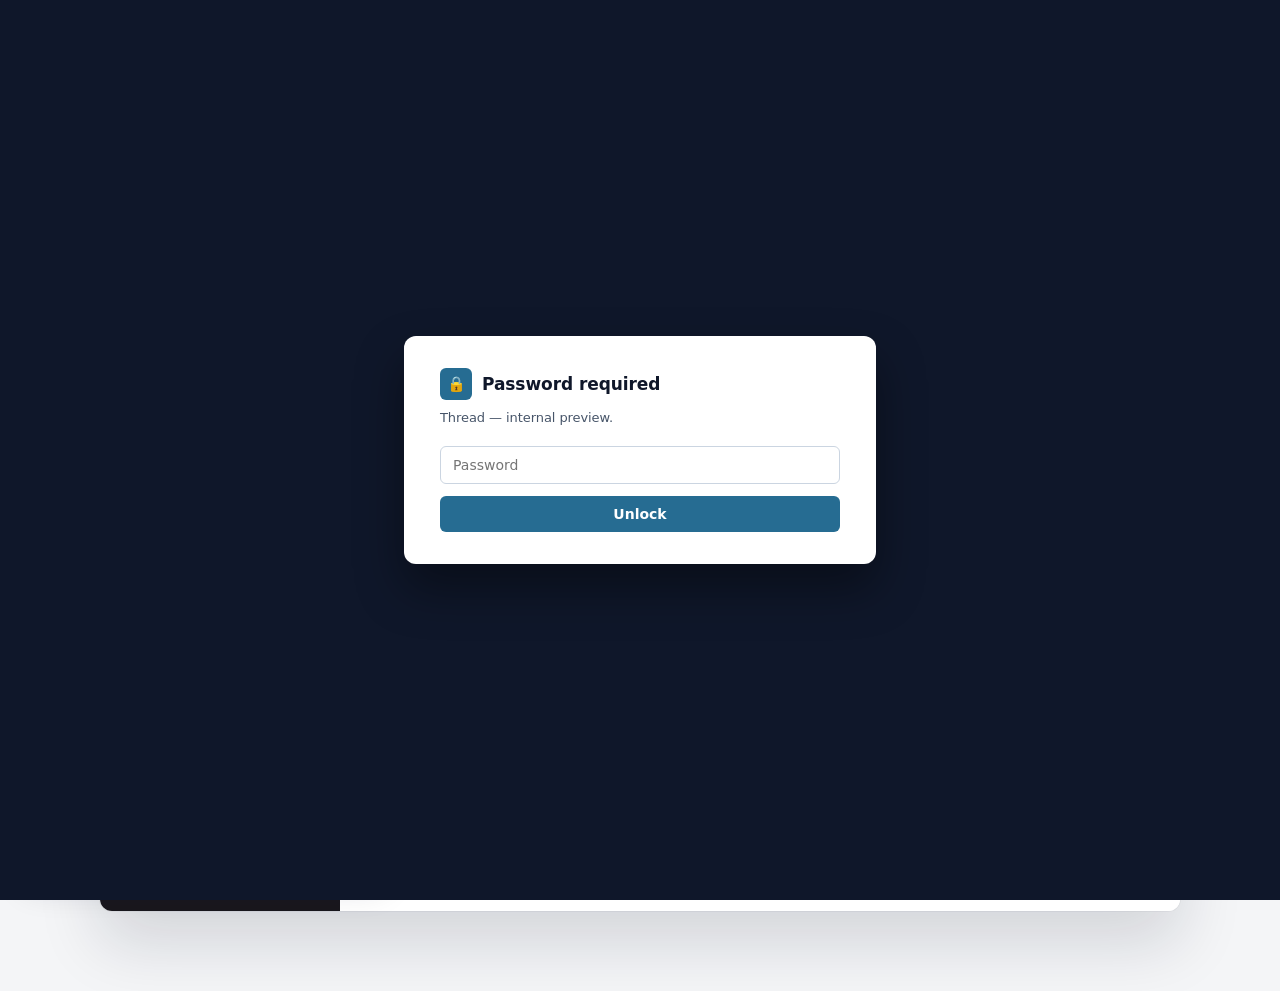
<file: role-silent.html>
<!DOCTYPE html>
<html lang="en">
<head>
<script src="gate.js"></script>
<meta charset="UTF-8" />
<meta name="viewport" content="width=device-width, initial-scale=1" />
<title>Thread · Optro ECM as Silent Auditor</title>
<link rel="stylesheet" href="slack-chrome.css?v=20260615k" />
<link rel="stylesheet" href="optro-card.css?v=20260615k" />
<link rel="stylesheet" href="flow.css?v=20260615k" />
<link rel="stylesheet" href="tour.css?v=20260615k" />
</head>
<body>

<div class="take-topbar">
  <a href="index.html" class="brand">
    <span class="brand-mark"><img src="optro-mark.svg" alt="Optro" /></span>
    <span class="brand-name">Optro</span>
  </a>
  <span class="brand-sep"></span>
  <span class="crumbs">Thread · Silent</span>
  <div class="right-actions">
    <a href="index.html" class="back-link">← All takes</a>
  </div>
</div>

<div class="take-page">
  <div class="take-header">
    <div class="lead">
      <div class="breadcrumb">Mode · Silent Auditor <span class="axis-tag">Load-bearing posture</span></div>
      <h1>Restraint is the feature.</h1>
      <p class="subtitle">Weston files. Marie acknowledges. The bot says nothing the whole conversation — until one quiet interjection right before sign-off flags an attestation pattern break only it can see.</p>
    </div>
    <div class="meta">
      <span class="chip"><span class="dot"></span>12 steps</span>
      <span class="chip">Q3 FY26 · ctrl-4-2-1</span>
    </div>
  </div>

<div class="slack-window">
  <aside class="slack-sidebar">
    <div class="slack-workspace">
      <span class="workspace-mark"><img src="watts-mark.png" alt="Watts" /></span>
      <span class="workspace-name">Watts Water Technologies</span>
    </div>
    <div class="slack-section">Channels</div>
    <div class="slack-channel"><span class="hash">#</span> sox-q3-close</div>
    <div class="slack-channel is-active"><span class="hash">#</span> ctrl-4-2-1</div>
    <div class="slack-channel"><span class="hash">#</span> dba-team</div>
    <div class="slack-section">Direct messages</div>
    <div class="slack-channel"><span class="dot"></span> Marie Curie</div>
  <div class="slack-section is-apps">Apps</div>
    <div class="slack-channel"><span class="app-icon" style="background:linear-gradient(135deg,#e5ddfa,#dbeaff);padding:2px;"><img src="optro-mark.svg" alt="Optro" /></span> Optro ECM</div>
    <div class="slack-channel"><span class="app-icon" style="background:#0052CC;">J</span> Jira</div>
    <div class="slack-channel"><span class="app-icon" style="background:#4285F4;">31</span> Google Calendar</div>
    <div class="slack-channel"><span class="app-icon" style="background:#34A853;">GD</span> Google Drive</div>
  </aside>
  <main class="slack-main">
    <header class="slack-header">
      <span style="color:var(--text-meta);font-family:var(--font-mono);font-weight:500;">#</span>
      ctrl-4-2-1
      <span class="topic">Quarterly user-access review · prod-db-01.watts</span>
    </header>
    <div class="slack-messages" id="slack-messages"></div>
    <div class="slack-composer">
      <div class="input-shell">Message #ctrl-4-2-1</div>
    </div>
  </main>
</div>

</div>

<script src="scenario.js"></script>
<script>
window.THREAD = [
  { state: 1, author: 'weston', ts: '11:02 AM',
    body: 'Q3 UAR done — same as Q2, file attached.',
    attachment: { name: 'UAR-Q3FY26-prod-db.csv', meta: '12 cols · 261 rows · 154 KB' } },

  { state: 2, author: 'marie', ts: '11:21 AM',
    body: 'Looks good — signing off.' },

  { state: 3, author: 'optro', ts: '11:21 AM', kind: 'ephemeral',
    ephemeral: {
      label: 'Before you sign — heads up',
      body: 'DBA cleanup ticket <span class="ai-citation">DBA-2407</span> closed Friday without an attestation from the DBA-team lead. <strong>First time in 4 quarters that has happened.</strong>',
    } },

  { state: 4, author: 'optro', ts: '11:21 AM', kind: 'context',
    body: '4 prior quarters had a DBA attestation within 48hr of cleanup-ticket close. Q3 broke that pattern.' },

  { state: 5, author: 'marie', ts: '11:23 AM',
    body: 'Weston, did you see this?' },

  { state: 6, author: 'weston', ts: '11:24 AM',
    body: "Hmm — that's weird. Let me ping the DBA lead." },

  { state: 7, author: 'weston', ts: '11:31 AM',
    body: 'Side thread with DBA lead:',
    kind: 'side-thread',
    sideThread: {
      participants: ['weston', 'optro'],
      summary: 'Last reply 4m ago — DBA lead confirmed cleanup, sent attestation',
      count: 3,
    } },

  { state: 8, author: 'optro', ts: '11:35 AM', kind: 'context',
    body: 'Attestation received · DBA-team-lead · <span class="ai-citation">linked here</span>' },

  { state: 9, author: 'marie', ts: '11:38 AM',
    body: 'Signing off with the addendum:',
    kind: 'card',
    card: {
      header: 'Reviewer sign-off · Q3 FY26',
      subtitle: 'Marie Curie',
      fields: [
        ['Outcome', '<strong>Approved with addendum</strong>'],
        ['Reviewer note', '"Verified — required additional attestation from DBA-team lead, see linked side thread."'],
        ['Addendum',    '<span class="ai-citation">DBA-team-lead attestation · 11:35 AM Apr 14</span>'],
      ],
    } },

  { state: 10, author: 'optro', ts: '11:38 AM', kind: 'receipt',
    receipt: 'filed: <strong>UAR-Q3FY26-prod-db.csv</strong> → control 4.2.1 · 1 anomaly flagged + resolved · 2 attestations attached · chain=block #4,180,402' },

  { state: 11, author: 'optro', ts: '11:38 AM', kind: 'expander',
    expander: {
      summary: 'Why I interrupted',
      reveal: '4 prior quarters had a DBA-team-lead attestation within 48hr of cleanup-ticket close. Q3 had no attestation. The bot stays silent unless a prior pattern breaks at a confidence threshold of 0.9 or higher. This was 1.0.',
    } },

  { state: 12, author: 'optro', ts: '11:39 AM', kind: 'context',
    body: 'Evidence request closed · 12 messages · 1 bot interjection · 0 bot follow-ups' },
];

window.TOUR = {
  title: 'Optro ECM as Silent Auditor',
  steps: [
    { title: 'Weston files. Bot is silent.',
      body: 'Friday late morning. Weston drops the artifact and notes "same as Q2." The bot says nothing — it does not need to.',
      before: function () { window.Flow && window.Flow.go(1); } },
    { title: 'Marie about to sign off',
      body: 'She skims, sees nothing unusual, about to clear it. Still no bot.',
      before: function () { window.Flow && window.Flow.go(2); } },
    { title: 'One quiet interjection',
      body: 'Right before sign-off, the bot interrupts ONCE. An ephemeral, amber-tinted note — "heads up." Notice the restraint: not a card, not a button row, just a fact.',
      before: function () { window.Flow && window.Flow.go(3); } },
    { title: 'The fact behind the interjection',
      body: '4 prior quarters had a DBA attestation within 48hr of cleanup-ticket close. Q3 did not. That pattern break is the bot\'s only reason to speak.',
      before: function () { window.Flow && window.Flow.go(4); } },
    { title: 'Marie pulls Weston in',
      body: 'Humans discuss. The bot stays out of it — its job for this conversation is done.',
      before: function () { window.Flow && window.Flow.go(5); } },
    { title: 'Weston goes to the DBA lead',
      body: 'Side conversation, off-thread. The bot is watching but not commenting.',
      before: function () { window.Flow && window.Flow.go(6); } },
    { title: 'Side thread embedded',
      body: 'Visible in the main thread as a reply pill — but not narrated. The bot still does not talk.',
      before: function () { window.Flow && window.Flow.go(7); } },
    { title: 'Attestation lands → bot reports the fact',
      body: 'One context line. No editorializing. The missing attestation is now linked.',
      before: function () { window.Flow && window.Flow.go(8); } },
    { title: 'Sign-off with addendum',
      body: 'Marie signs off — but the reviewer note now references the side-thread attestation. The judgment improved because the bot spoke once.',
      before: function () { window.Flow && window.Flow.go(9); } },
    { title: 'Receipt with the anomaly flagged',
      body: 'The chain-anchored receipt records both the artifact AND that the bot raised an anomaly that was resolved.',
      before: function () { window.Flow && window.Flow.go(10); } },
    { title: 'Why the bot interrupted',
      body: 'This is the moat — pattern-break detection over 4 quarters of attestation history. The bot is not pretending to be helpful. It is load-bearing exactly when humans are about to miss something.',
      before: function () { window.Flow && window.Flow.go(11); } },
    { title: 'And then silence',
      body: '12 messages total. 1 bot interjection. 0 bot follow-ups. Restraint as a design principle.',
      before: function () { window.Flow && window.Flow.go(12); } },
  ],
};
</script>
<script src="flow.js"></script>
<script src="tour.js"></script>
</body>
</html>
</file>
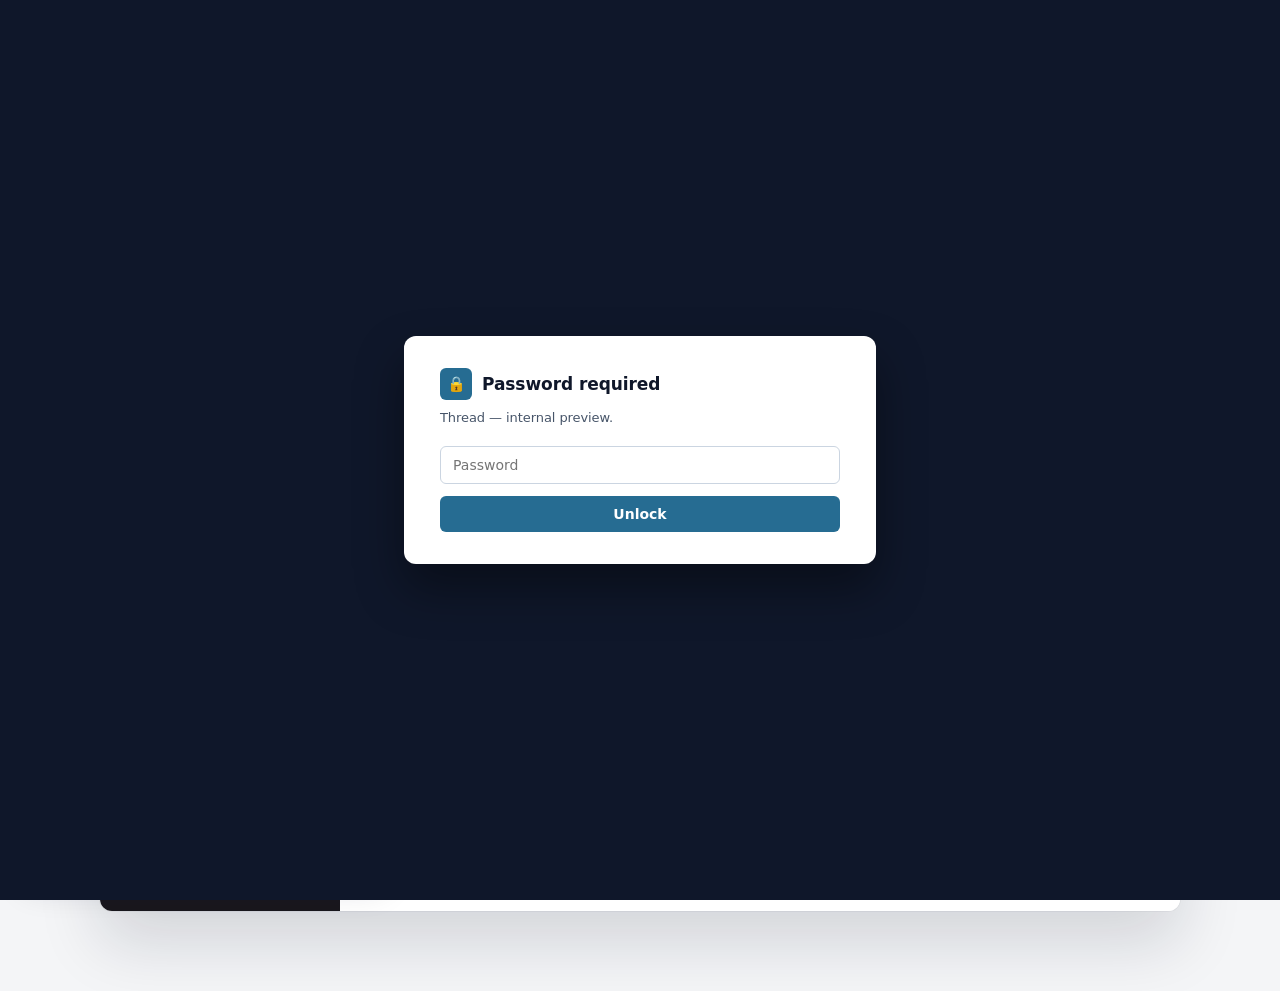
<file: unit-ask.html>
<!DOCTYPE html>
<html lang="en">
<head>
<script src="gate.js"></script>
<meta charset="UTF-8" />
<meta name="viewport" content="width=device-width, initial-scale=1" />
<title>Thread · One thread per evidence ask</title>
<link rel="stylesheet" href="slack-chrome.css?v=20260615k" />
<link rel="stylesheet" href="optro-card.css?v=20260615k" />
<link rel="stylesheet" href="flow.css?v=20260615k" />
<link rel="stylesheet" href="tour.css?v=20260615k" />
</head>
<body>

<div class="take-topbar">
  <a href="index.html" class="brand">
    <span class="brand-mark"><img src="optro-mark.svg" alt="Optro" /></span>
    <span class="brand-name">Optro</span>
  </a>
  <span class="brand-sep"></span>
  <span class="crumbs">Thread · Per ask</span>
  <div class="right-actions">
    <a href="index.html" class="back-link">← All takes</a>
  </div>
</div>

<div class="take-page">
  <div class="take-header">
    <div class="lead">
      <div class="breadcrumb">View · Per ask <span class="axis-tag">Atomic surface</span></div>
      <h1>One thread per evidence ask.</h1>
      <p class="subtitle">Each evidence request lives in its own short-lived Slack thread. Born when needed, closed when done. Forty-seven closed evidence requests across a quarter, all wired together by the underlying graph.</p>
    </div>
    <div class="meta">
      <span class="chip"><span class="dot"></span>10 steps</span>
      <span class="chip">Q3 FY26 · 3 open asks</span>
    </div>
  </div>

<div class="slack-window">
  <aside class="slack-sidebar">
    <div class="slack-workspace">
      <span class="workspace-mark"><img src="watts-mark.png" alt="Watts" /></span>
      <span class="workspace-name">Watts Water Technologies</span>
    </div>
    <div class="slack-section">Open asks</div>
    <div class="slack-channel"><span class="hash">▸</span> t1 · Q3 UAR prod-db</div>
    <div class="slack-channel is-active"><span class="hash">▸</span> t2 · SOC2 firewall export</div>
    <div class="slack-channel"><span class="hash">▸</span> t3 · Priv-account list Q3</div>
    <div class="slack-section">Closed asks (47)</div>
    <div class="slack-channel" style="color:rgba(255,255,255,0.4);">▾ See archive</div>
    <div class="slack-section">Direct messages</div>
    <div class="slack-section is-apps">Apps</div>
    <div class="slack-channel"><span class="app-icon" style="background:linear-gradient(135deg,#e5ddfa,#dbeaff);padding:2px;"><img src="optro-mark.svg" alt="Optro" /></span> Optro ECM</div>
    <div class="slack-channel"><span class="app-icon" style="background:#0052CC;">J</span> Jira</div>
    <div class="slack-channel"><span class="app-icon" style="background:#4285F4;">31</span> Google Calendar</div>
    <div class="slack-channel"><span class="app-icon" style="background:#34A853;">GD</span> Google Drive</div>
  </aside>
  <main class="slack-main">
    <header class="slack-header" id="ask-header">
      <span style="color:var(--text-meta);">▸</span>
      <span id="ask-title">t2 · SOC2 firewall rule export</span>
      <span class="topic" id="ask-topic">Past due 3 days · due Wed</span>
    </header>
    <div class="slack-messages" id="slack-messages"></div>
    <div class="slack-composer">
      <div class="input-shell">Reply in this thread</div>
    </div>
  </main>
</div>

</div>

<script src="scenario.js"></script>
<script>
window.addEventListener('load', () => {
  const headerMap = {
    1: { title: 't2 · SOC2 firewall rule export', topic: 'Past due 3 days · due Wed' },
    2: { title: 't2 · SOC2 firewall rule export', topic: 'Day 1 — no reply' },
    3: { title: 't2 · SOC2 firewall rule export', topic: 'Day 3 — bot nudge' },
    4: { title: 't2 · SOC2 firewall rule export', topic: 'Day 3 — artifact dropped' },
    5: { title: 't2 · SOC2 firewall rule export', topic: 'Closed · 4 messages' },
    6: { title: 't1 · Q3 UAR prod-db', topic: 'Mid-review · Marie just approved' },
    7: { title: 't1 · Q3 UAR prod-db', topic: 'Closed · 6 messages' },
    8: { title: 't3 · Priv-account list Q3', topic: 'Just opened · awaiting Weston' },
    9: { title: 'Closed asks · this quarter', topic: '47 sealed threads' },
    10: { title: 't-q4-1 · Q4 backup retention attestation', topic: 'Just opened by Sarah Kim · references Q2 sealed thread' },
  };
  const updateHeader = (n) => {
    const t = document.getElementById('ask-title');
    const topic = document.getElementById('ask-topic');
    if (t && headerMap[n]) t.textContent = headerMap[n].title;
    if (topic && headerMap[n]) topic.textContent = headerMap[n].topic;
  };
  // Hook into Flow.go to update header
  const origGo = window.Flow && window.Flow.go;
  if (origGo) {
    window.Flow.go = function (n) { origGo(n); updateHeader(n); };
  }
  setTimeout(() => updateHeader(1), 0);
});

window.THREAD = [
  { state: 1, author: 'optro', ts: 'Tue · 9:00 AM',
    body: 'Q3 SOC2 firewall rule export needed by Wed close.',
    kind: 'card',
    card: {
      header: 'Evidence ask · SOC2 firewall rules',
      fields: [
        ['Control',       'SOC2-CC6.1'],
        ['Due',           'Wed Apr 30, 17:00'],
        ['Reviewer',      'Marie Curie'],
        ['Suggested artifact', '<span class="ai-citation">snow-fw-export.csv</span> (same as Q2)'],
      ],
      actions: [
        { label: '✓ Approve & file', primary: true },
        { label: 'Upload your own' },
      ],
    } },
  { state: 2, author: 'optro', ts: 'Tue · 9:00 AM', kind: 'context',
    body: 'Waiting on Weston · 0 replies' },

  { state: 3, author: 'optro', ts: 'Thu · 8:45 AM',
    body: 'Heads up Weston — this is due Wed (today). Want me to ping you again tomorrow morning?',
    kind: 'card',
    card: {
      header: 'Soft nudge',
      actions: [
        { label: 'Snooze 24hr' },
        { label: "I'll file it now", primary: true },
      ],
    } },

  { state: 4, author: 'weston', ts: 'Thu · 9:12 AM',
    body: 'Sorry, in IDS-tuning all week — file attached.',
    attachment: { name: 'snow-fw-export-q3.csv', meta: '8 cols · 412 rows · 38 KB' } },

  { state: 5, author: 'optro', ts: 'Thu · 9:12 AM', kind: 'receipt',
    receipt: 'filed: <strong>snow-fw-export-q3.csv</strong> → SOC2-CC6.1 · AI confidence 96% · routed=Marie · 1 bot nudge + 1 reply · evidence request closed' },

  { state: 6, author: 'weston', ts: 'Fri · 2:48 PM',
    body: 'Q3 UAR attached.',
    attachment: { name: 'UAR-Q3FY26-prod-db.csv', meta: '12 cols · 261 rows · 154 KB' } },

  { state: 6, author: 'marie', ts: 'Fri · 3:00 PM',
    body: 'Approved — clean Q3, consistent with Q2.',
    reactions: ['✅ 1'] },

  { state: 7, author: 'optro', ts: 'Fri · 3:00 PM', kind: 'receipt',
    receipt: 'filed: <strong>UAR-Q3FY26-prod-db.csv</strong> → control 4.2.1 · AI confidence 94% · routed=Marie · 6 messages · evidence request closed · chain=block #4,180,318' },

  { state: 8, author: 'optro', ts: 'Fri · 4:10 PM',
    body: 'Q3 priv-account list ask for IT Lead.',
    kind: 'card',
    card: {
      header: 'Evidence ask · Privileged account list',
      fields: [
        ['Control',  '5.1.2'],
        ['Due',      'Mon Apr 28'],
        ['Reviewer', 'Marie Curie'],
      ],
      actions: [
        { label: '✓ Approve & file', primary: true },
        { label: 'Upload your own' },
      ],
    } },
  { state: 8, author: 'optro', ts: 'Fri · 4:10 PM', kind: 'context',
    body: 'Thread just opened · awaiting Weston · 0 replies' },

  { state: 9, author: 'optro', ts: 'Filed feed',
    body: 'Scrolling the archive:',
    kind: 'card',
    card: {
      header: '47 sealed threads · Q3 FY26',
      subtitle: 'Closed asks archive',
      facts: [
        '<span class="ai-citation">t1 · Q3 UAR prod-db</span> — closed Fri 3:00 PM · chain #4,180,318',
        '<span class="ai-citation">t2 · SOC2 firewall export</span> — closed Thu 9:12 AM',
        '<span class="ai-citation">t-43 · Q3 backup retention</span> — closed Apr 8',
        '<span class="ai-citation">t-42 · IAM role review</span> — closed Apr 7',
        '… 43 more',
      ],
    } },

  { state: 10, author: 'sarah', ts: 'Tue · 10:14 AM',
    body: 'Opening a new ask for Q4 backup retention — referencing the Q2 sealed thread for context.',
    kind: 'card',
    card: {
      header: 'New ask · Q4 backup retention attestation',
      subtitle: 'Sarah Kim · External Auditor',
      fields: [
        ['References', '<span class="ai-citation">t-22 · Q2 backup retention · closed Jan 3, 2026</span>'],
        ['Control',    '7.3.4'],
        ['Due',        'May 30'],
      ],
      facts: ["Q2 sealed thread auto-attached. Optro ECM resurrected the relevant context (reviewer note, artifact, chain anchor) for Sarah's reference."],
    } },
];

window.TOUR = {
  title: 'One thread per evidence ask',
  steps: [
    { title: 't2 · A stalled SOC2 firewall ask',
      body: 'Optro ECM posted the ask Tuesday. By Thursday, Weston hasn\'t replied. Notice this whole thread is bound to a single ask — it will die when sealed.',
      before: function () { window.Flow && window.Flow.go(1); } },
    { title: 'Day 1 — no reply',
      body: 'The bot is patient. No nag yet.',
      before: function () { window.Flow && window.Flow.go(2); } },
    { title: 'Day 3 — soft nudge',
      body: 'A real Slack message. Two buttons. No escalation language — Weston can snooze.',
      before: function () { window.Flow && window.Flow.go(3); } },
    { title: 'Weston responds inline',
      body: 'The artifact drops. The bot classifies, routes.',
      before: function () { window.Flow && window.Flow.go(4); } },
    { title: 't2 sealed',
      body: 'Receipt, chain anchor, thread done. Born when needed, sealed when done.',
      before: function () { window.Flow && window.Flow.go(5); } },
    { title: 't1 · mid-review',
      body: 'Switching channels: a different ask thread, this one in review. Marie just approved.',
      before: function () { window.Flow && window.Flow.go(6); } },
    { title: 't1 sealed',
      body: 'Two threads, two receipts. Each one is its own short narrative.',
      before: function () { window.Flow && window.Flow.go(7); } },
    { title: 't3 · just opened',
      body: 'A third ask. Just spawned. Awaiting Weston. The pattern repeats.',
      before: function () { window.Flow && window.Flow.go(8); } },
    { title: 'The archive — 47 sealed threads',
      body: 'A quarter of evidence work, organized as 47 short conversations. Searchable, navigable, history-preserved.',
      before: function () { window.Flow && window.Flow.go(9); } },
    { title: 'Threads die. The graph lives.',
      body: 'An external auditor reopens a Q4 retention question. The bot resurrects the Q2 sealed thread\'s context automatically. The graph wires sealed threads to live ones — that is the moat.',
      before: function () { window.Flow && window.Flow.go(10); } },
  ],
};
</script>
<script src="flow.js"></script>
<script src="tour.js"></script>
</body>
</html>
</file>
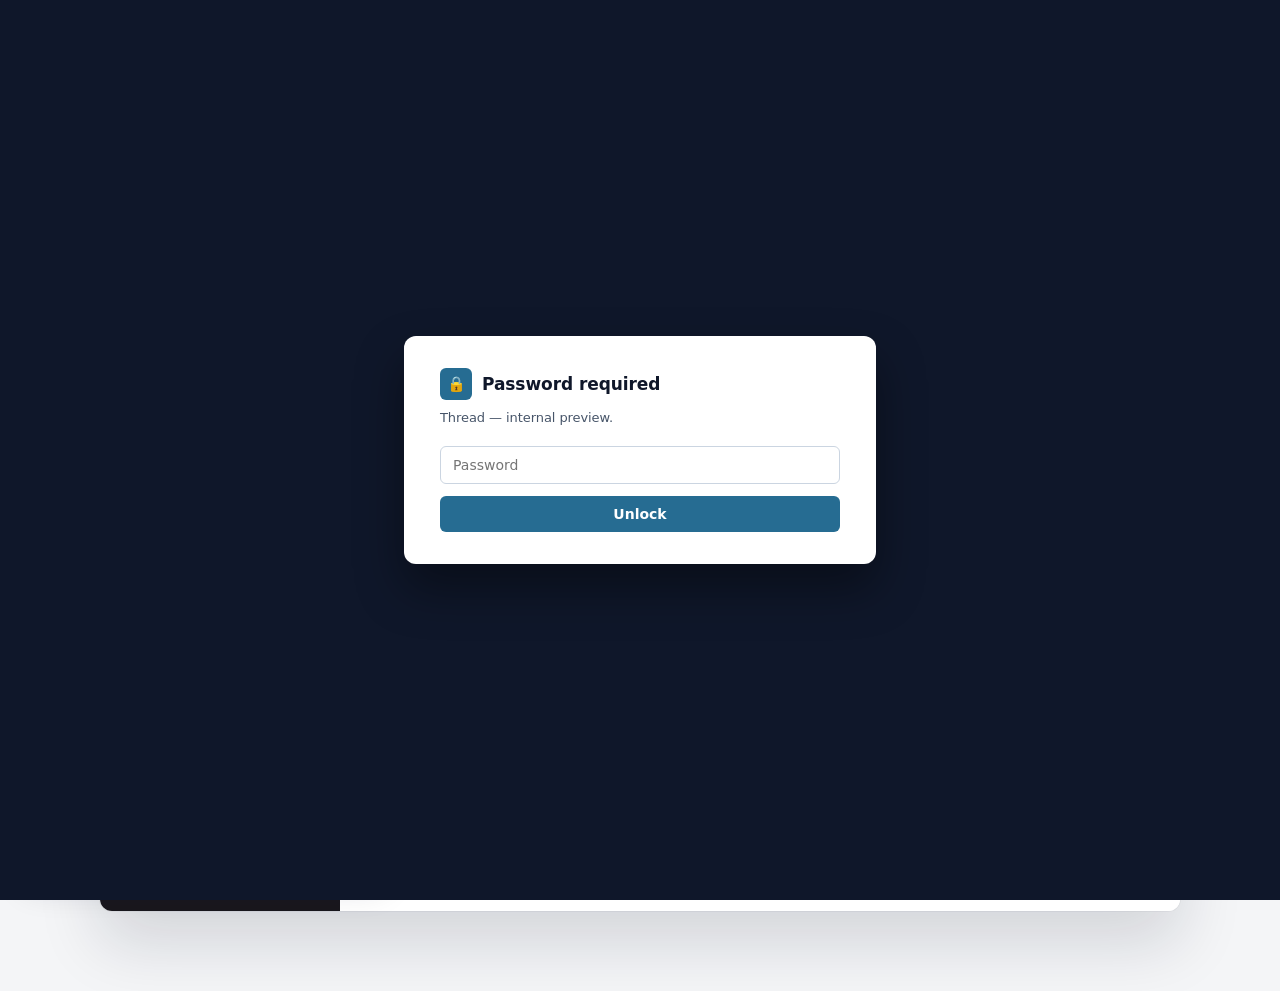
<file: unit-control.html>
<!DOCTYPE html>
<html lang="en">
<head>
<script src="gate.js"></script>
<meta charset="UTF-8" />
<meta name="viewport" content="width=device-width, initial-scale=1" />
<title>Thread · One thread per control</title>
<link rel="stylesheet" href="slack-chrome.css?v=20260615k" />
<link rel="stylesheet" href="optro-card.css?v=20260615k" />
<link rel="stylesheet" href="flow.css?v=20260615k" />
<link rel="stylesheet" href="tour.css?v=20260615k" />
<style>
.collapsed-sticky {
  margin: 4px 24px;
  padding: 8px 14px;
  background: var(--surface-muted);
  border: 1px solid var(--border);
  border-left: 3px solid var(--accent-teal-500);
  border-radius: var(--radius-md);
  font-size: 12px;
  color: var(--text-muted);
  display: flex;
  align-items: center;
  gap: 10px;
}
.collapsed-sticky .check {
  color: var(--accent-green-500);
  font-weight: 800;
  font-size: 13px;
}

.health-card {
  margin: 16px 24px 4px;
  padding: 16px 20px;
  background: linear-gradient(180deg, #FAFBFC, #F4F5F7);
  border: 1px solid var(--border);
  border-radius: var(--radius-md);
  box-shadow: var(--shadow-sm);
}
.health-card .label {
  font-size: 10.5px;
  font-weight: 800;
  letter-spacing: 0.08em;
  color: var(--text-meta);
  text-transform: uppercase;
  margin-bottom: 12px;
  display: flex; align-items: center; gap: 6px;
}
.health-card .label::before {
  content: ""; width: 6px; height: 6px; border-radius: 50%;
  background: var(--accent-green-500); box-shadow: 0 0 0 2px rgba(0, 122, 90, 0.2);
}
.health-card .stats {
  display: grid;
  grid-template-columns: repeat(5, 1fr);
  gap: 14px;
}
.health-card .stats .stat .num {
  font-size: 22px;
  font-weight: 900;
  display: block;
  color: var(--text);
  letter-spacing: -0.02em;
  margin-bottom: 2px;
}
.health-card .stats .stat .lbl {
  color: var(--text-meta);
  font-size: 11px;
  font-weight: 600;
  letter-spacing: 0.01em;
}
</style>
</head>
<body>

<div class="take-topbar">
  <a href="index.html" class="brand">
    <span class="brand-mark"><img src="optro-mark.svg" alt="Optro" /></span>
    <span class="brand-name">Optro</span>
  </a>
  <span class="brand-sep"></span>
  <span class="crumbs">Thread · Per control</span>
  <div class="right-actions">
    <a href="index.html" class="back-link">← All takes</a>
  </div>
</div>

<div class="take-page">
  <div class="take-header">
    <div class="lead">
      <div class="breadcrumb">View · Per control <span class="axis-tag">Lock-in surface</span></div>
      <h1>The control IS the thread.</h1>
      <p class="subtitle">Four quarters of sign-offs collapse to the top. The current quarter expands at the bottom. A pinned health card under it. Every quarter of history compounds — competitors take four quarters to catch up.</p>
    </div>
    <div class="meta">
      <span class="chip"><span class="dot"></span>10 steps</span>
      <span class="chip">Q3 FY26 · ctrl-4-2-1</span>
    </div>
  </div>

<div class="slack-window">
  <aside class="slack-sidebar">
    <div class="slack-workspace">
      <span class="workspace-mark"><img src="watts-mark.png" alt="Watts" /></span>
      <span class="workspace-name">Watts Water Technologies</span>
    </div>
    <div class="slack-section">SOX controls</div>
    <div class="slack-channel is-active"><span class="hash">#</span> ctrl-4-2-1</div>
    <div class="slack-channel"><span class="hash">#</span> ctrl-4-2-2</div>
    <div class="slack-channel"><span class="hash">#</span> ctrl-5-1-1</div>
    <div class="slack-channel"><span class="hash">#</span> ctrl-6-2-1</div>
    <div class="slack-channel" style="color:rgba(255,255,255,0.45);">+ 43 more</div>
    <div class="slack-section">Direct messages</div>
    <div class="slack-section is-apps">Apps</div>
    <div class="slack-channel"><span class="app-icon" style="background:linear-gradient(135deg,#e5ddfa,#dbeaff);padding:2px;"><img src="optro-mark.svg" alt="Optro" /></span> Optro ECM</div>
    <div class="slack-channel"><span class="app-icon" style="background:#0052CC;">J</span> Jira</div>
    <div class="slack-channel"><span class="app-icon" style="background:#4285F4;">31</span> Google Calendar</div>
    <div class="slack-channel"><span class="app-icon" style="background:#34A853;">GD</span> Google Drive</div>
  </aside>
  <main class="slack-main">
    <header class="slack-header">
      <span style="color:var(--text-meta);font-family:var(--font-mono);font-weight:500;">#</span>
      ctrl-4-2-1
      <span class="topic">Quarterly user-access review · prod-db-01.watts · 4 quarters of history</span>
    </header>
    <div id="control-stickies"></div>
    <div class="slack-messages" id="slack-messages"></div>
    <div id="control-pinned-bottom"></div>
    <div class="slack-composer">
      <div class="input-shell">Message #ctrl-4-2-1</div>
    </div>
  </main>
</div>

</div>

<script src="scenario.js"></script>
<script>
window.addEventListener('load', () => {
  const host = document.getElementById('control-stickies');
  if (host) host.innerHTML = `
    <div class="collapsed-sticky"><span class="check">✓</span> Q4 FY25 sign-off · Marie · Jan 14, 2026 · clean · turnaround 1.1d</div>
    <div class="collapsed-sticky"><span class="check">✓</span> Q1 FY26 sign-off · Marie · Apr 14, 2026 · clean · turnaround 1.3d</div>
    <div class="collapsed-sticky"><span class="check">✓</span> Q2 FY26 sign-off · Marie · Jul 14, 2026 · clean · turnaround 1.0d</div>
  `;
});

window.THREAD = [
  { state: 1, author: 'optro', ts: 'Apr 1 · 9:00 AM', kind: 'context',
    body: 'Control thread alive since Oct 14, 2025 · 4 prior quarters · 4 prior clean sign-offs' },

  { state: 2, author: 'optro', ts: 'Apr 7 · 9:00 AM',
    body: 'Q3 UAR ask for <span class="ai-citation">control 4.2.1</span>.',
    kind: 'card',
    card: {
      header: 'Evidence ask · Q3 FY26 · 4.2.1',
      meta: 'Variance since Q2: row count +3% (in band) · schema unchanged · reviewer turnaround avg 1.2d',
      fields: [
        ['Reviewer',  'Marie Curie'],
        ['Due',       'Apr 14 (T+7)'],
        ['History',   '<span class="ai-citation">Q4 / Q1 / Q2</span> all clean'],
      ],
    }},

  { state: 3, author: 'weston', ts: 'Apr 12 · 11:20 AM',
    body: 'Q3 file attached.',
    attachment: { name: 'UAR-Q3FY26-prod-db.csv', meta: '12 cols · 261 rows · 154 KB' } },

  { state: 4, author: 'optro', ts: 'Apr 12 · 11:20 AM',
    body: 'Auto-compared against the 3 prior quarters:',
    kind: 'card',
    card: {
      header: 'Auto-compare vs 3 prior quarters',
      confidence: { label: 'Variance score (low = stable)', pct: 6 },
      fields: [
        ['Row count',     'Q4: 247 · Q1: 251 · Q2: 254 · Q3: 261 (+3%, in band)'],
        ['Schema',        'identical to Q2 (12 cols)'],
        ['Source query',  'identical to Q2'],
        ['File size',     '+127kb (within 5% band)'],
      ],
    } },

  { state: 5, author: 'marie', ts: 'Apr 14 · 9:14 AM',
    body: 'Reading the variance card.' },

  { state: 6, author: 'marie', ts: 'Apr 14 · 9:15 AM',
    body: 'Expanding prior 3 sign-offs.',
    kind: 'context',
    context: 'Q4 + Q1 + Q2 stickies expanded inline for Marie' },

  { state: 7, author: 'marie', ts: 'Apr 14 · 9:17 AM',
    body: 'Approving with the history-aware note:',
    kind: 'card',
    card: {
      header: 'Reviewer sign-off · Q3 FY26',
      subtitle: 'Marie Curie',
      fields: [
        ['Outcome', '<strong>Approved</strong>'],
        ['Reviewer note', '"Verified — consistent with 3 prior quarters."'],
        ['History link', '<span class="ai-citation">view prior 3 sign-offs</span>'],
      ],
    } },

  { state: 8, author: 'optro', ts: 'Apr 14 · 9:17 AM', kind: 'context',
    body: 'Q3 sign-off collapsed to top sticky · 4 quarters of history in this thread' },

  { state: 9, author: 'optro', ts: 'Apr 14 · 9:18 AM', kind: 'receipt',
    receipt: 'filed: <strong>UAR-Q3FY26-prod-db.csv</strong> → control 4.2.1 · AI confidence 96% · variance 0.06 (stable) · history graph anchored · chain=block #4,180,500' },

  { state: 10, author: 'optro', ts: 'Apr 14 · 9:18 AM', kind: 'context',
    body: 'Control health · pinned to thread footer · always visible' },
];

window.TOUR = {
  title: 'One thread per control',
  steps: [
    { title: 'A control with 4 quarters of history',
      body: 'Open #ctrl-4-2-1. The collapsed stickies at the top are Q4, Q1, Q2 sign-offs. The control thread has been alive since Oct 2025.',
      before: function () { window.Flow && window.Flow.go(1); } },
    { title: 'Q3 ask, with variance context',
      body: 'When the bot posts the Q3 ask, it includes variance since Q2 — row count, schema, turnaround. The history is the prompt.',
      before: function () { window.Flow && window.Flow.go(2); } },
    { title: 'Weston files',
      body: 'Same as before, but in the same long-lived thread. No new channel.',
      before: function () { window.Flow && window.Flow.go(3); } },
    { title: 'Auto-compare across 4 quarters',
      body: 'The bot doesn\'t just compare to Q2 — it compares against the full 4-quarter arc. Row count, schema, source query, file size. This is the longitudinal graph in action.',
      before: function () { window.Flow && window.Flow.go(4); } },
    { title: 'Marie reads the variance card',
      body: 'No bot intervention here. Marie processes the comparison.',
      before: function () { window.Flow && window.Flow.go(5); } },
    { title: 'Expanding prior sign-offs',
      body: 'Marie opens the collapsed Q4/Q1/Q2 stickies. The full history is one click away.',
      before: function () { window.Flow && window.Flow.go(6); } },
    { title: 'History-aware sign-off',
      body: '"Consistent with 3 prior quarters." The note references the arc, not just the artifact.',
      before: function () { window.Flow && window.Flow.go(7); } },
    { title: 'Q3 becomes a new sticky',
      body: 'Marie\'s sign-off collapses into a new sticky at the top. The thread now has 4 stickies — one per quarter.',
      before: function () { window.Flow && window.Flow.go(8); } },
    { title: 'Filing receipt',
      body: 'Chain-anchored, with the variance score embedded. The control\'s history graph is part of the receipt.',
      before: function () { window.Flow && window.Flow.go(9); } },
    { title: 'Pinned control health',
      body: 'A live dashboard pinned at the thread bottom — 4 quarters, 4 clean reviews, stable variance. The control\'s reputation lives in the thread.',
      before: function () { window.Flow && window.Flow.go(10); } },
  ],
};

window.addEventListener('load', () => {
  const setHealth = (showIt) => {
    const host = document.getElementById('control-pinned-bottom');
    if (!host) return;
    host.innerHTML = showIt ? `
      <div class="health-card">
        <div class="label">Control health · 4.2.1 · pinned</div>
        <div class="stats">
          <div class="stat"><span class="num">4</span><span class="lbl">quarters</span></div>
          <div class="stat"><span class="num">4</span><span class="lbl">clean reviews</span></div>
          <div class="stat"><span class="num">0</span><span class="lbl">disputes</span></div>
          <div class="stat"><span class="num">1.2d</span><span class="lbl">avg turnaround</span></div>
          <div class="stat"><span class="num">stable</span><span class="lbl">variance trend</span></div>
        </div>
      </div>
    ` : '';
  };
  // Hook into Flow.go to show/hide health card based on state
  const origGo = window.Flow && window.Flow.go;
  if (origGo) {
    window.Flow.go = function (n) { origGo(n); setHealth(n >= 10); };
  }
  setTimeout(() => setHealth(false), 0);
});
</script>
<script src="flow.js"></script>
<script src="tour.js"></script>
</body>
</html>
</file>
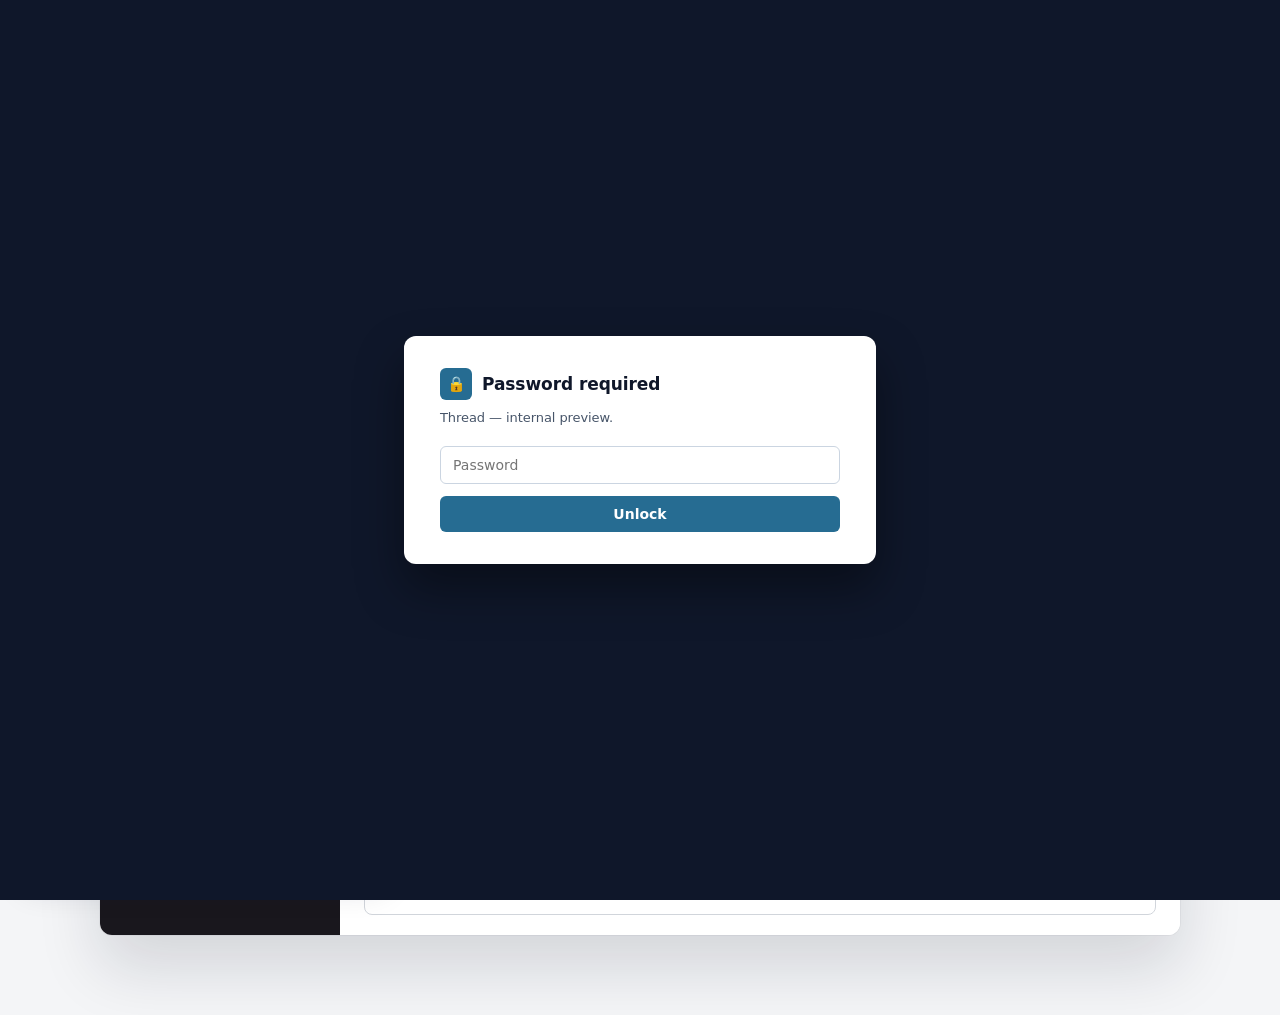
<file: unit-period.html>
<!DOCTYPE html>
<html lang="en">
<head>
<script src="gate.js"></script>
<meta charset="UTF-8" />
<meta name="viewport" content="width=device-width, initial-scale=1" />
<title>Thread · One thread per close period</title>
<link rel="stylesheet" href="slack-chrome.css?v=20260615k" />
<link rel="stylesheet" href="optro-card.css?v=20260615k" />
<link rel="stylesheet" href="flow.css?v=20260615k" />
<link rel="stylesheet" href="tour.css?v=20260615k" />
</head>
<body>

<div class="take-topbar">
  <a href="index.html" class="brand">
    <span class="brand-mark"><img src="optro-mark.svg" alt="Optro" /></span>
    <span class="brand-name">Optro</span>
  </a>
  <span class="brand-sep"></span>
  <span class="crumbs">Thread · Per period</span>
  <div class="right-actions">
    <a href="index.html" class="back-link">← All takes</a>
  </div>
</div>

<div class="take-page">
  <div class="take-header">
    <div class="lead">
      <div class="breadcrumb">View · Per period <span class="axis-tag">Temporal surface</span></div>
      <h1>The thread IS the close.</h1>
      <p class="subtitle">One omnibus thread for the entire quarter close. Daily digests, inline filings, mid-quarter risk escalations. The final message of the thread isn't a summary of the close package — it IS the close package.</p>
    </div>
    <div class="meta">
      <span class="chip"><span class="dot"></span>13 steps</span>
      <span class="chip">Q3 FY26 · q3-fy26-close</span>
    </div>
  </div>

<div class="slack-window">
  <aside class="slack-sidebar">
    <div class="slack-workspace">
      <span class="workspace-mark"><img src="watts-mark.png" alt="Watts" /></span>
      <span class="workspace-name">Watts Water Technologies</span>
    </div>
    <div class="slack-section">Close periods</div>
    <div class="slack-channel is-active"><span class="hash">#</span> q3-fy26-close</div>
    <div class="slack-channel"><span class="hash">#</span> q2-fy26-close · closed</div>
    <div class="slack-channel"><span class="hash">#</span> q1-fy26-close · closed</div>
    <div class="slack-section">SOX controls</div>
    <div class="slack-channel"><span class="hash">#</span> ctrl-4-2-1</div>
    <div class="slack-channel"><span class="hash">#</span> ctrl-5-1-2</div>
    <div class="slack-section">Direct messages</div>
    <div class="slack-channel"><span class="dot"></span> Ada Lovelace</div>
  <div class="slack-section is-apps">Apps</div>
    <div class="slack-channel"><span class="app-icon" style="background:linear-gradient(135deg,#e5ddfa,#dbeaff);padding:2px;"><img src="optro-mark.svg" alt="Optro" /></span> Optro ECM</div>
    <div class="slack-channel"><span class="app-icon" style="background:#0052CC;">J</span> Jira</div>
    <div class="slack-channel"><span class="app-icon" style="background:#4285F4;">31</span> Google Calendar</div>
    <div class="slack-channel"><span class="app-icon" style="background:#34A853;">GD</span> Google Drive</div>
  </aside>
  <main class="slack-main">
    <header class="slack-header">
      <span style="color:var(--text-meta);font-family:var(--font-mono);font-weight:500;">#</span>
      q3-fy26-close
      <span class="topic">Quarterly SOX close · 47 controls · Mar 1 → Mar 31 2026</span>
    </header>
    <div class="slack-messages" id="slack-messages"></div>
    <div class="slack-composer">
      <div class="input-shell">Message #q3-fy26-close</div>
    </div>
  </main>
</div>

</div>

<script src="scenario.js"></script>
<script>
window.THREAD = [
  { state: 1, author: 'optro', ts: 'Mar 1 · 9:00 AM',
    body: 'Q3 FY26 close opens. Daily digest at 5pm.',
    kind: 'card',
    card: {
      header: 'Q3 FY26 close · kickoff',
      fields: [
        ['Controls due',  '47'],
        ['Window',        'Mar 1 → Mar 31'],
        ['PMO',           'Ada Lovelace'],
        ['Daily digest',  '5:00 PM workspace local'],
      ],
    } },
  { state: 1, author: 'optro', ts: 'Mar 1 · 9:00 AM', kind: 'context',
    body: 'Pinged @Ada · 47 controls assigned to 9 owners' },

  { state: 2, author: 'ada', ts: 'Mar 1 · 9:14 AM',
    body: "Let's go. Flag anything stuck within 48hr." },

  { state: 3, author: 'optro', ts: 'Mar 4 · 5:00 PM', kind: 'context',
    body: 'Day 4 · 3/47 cleared · 0 stalled · 0 exceptions' },

  { state: 4, author: 'optro', ts: 'Mar 12 · 5:00 PM',
    body: 'Day 12 digest.',
    kind: 'card',
    card: {
      header: 'Day 12 · digest',
      fields: [
        ['Cleared',    '23/47'],
        ['Exceptions',   '2 open'],
        ['Missing',    '1 attestation'],
        ['Priority controls','4.2.1, 5.1.2'],
      ],
    } },

  { state: 5, author: 'weston', ts: 'Mar 12 · 5:14 PM',
    body: 'Filing 4.2.1 — Q3 UAR for prod-db.',
    attachment: { name: 'UAR-Q3FY26-prod-db.csv', meta: '12 cols · 261 rows · 154 KB' } },

  { state: 6, author: 'marie', ts: 'Mar 14 · 10:02 AM',
    body: '4.2.1 approved — clean.',
    reactions: ['✅ 1'] },

  { state: 7, author: 'optro', ts: 'Mar 22 · 11:30 AM',
    body: 'Risk flagged:',
    kind: 'card',
    card: {
      header: '⚠ Risk escalation',
      fields: [
        ['Risk',     "3 controls depend on the DBA team's frozen change window"],
        ['Affected', '6.1.4, 6.2.1, 6.2.2'],
        ['Freeze ends', 'Mar 26 (Day 26)'],
        ['Recommend', 'Escalate to @Ada · request partial unfreeze for SOX scope'],
      ],
      actions: [
        { label: 'Escalate now', primary: true },
        { label: 'Wait for unfreeze' },
      ],
    } },

  { state: 8, author: 'ada', ts: 'Mar 22 · 11:42 AM',
    body: 'Escalating — pinging DBA lead in side thread.',
    kind: 'side-thread',
    sideThread: {
      participants: ['ada', 'optro'],
      summary: 'Last reply 2hr ago — DBA lead agrees to partial unfreeze',
      count: 6,
    } },

  { state: 9, author: 'optro', ts: 'Mar 24 · 9:00 AM', kind: 'context',
    body: "DBA freeze partially lifted for SOX scope (6.1.4, 6.2.1, 6.2.2) — Ada's ask approved" },

  { state: 10, author: 'optro', ts: 'Mar 26 · 5:00 PM', kind: 'context',
    body: 'Day 26 · 42/47 cleared · 3 in review · 2 pending' },

  { state: 11, author: 'optro', ts: 'Mar 28 · 5:00 PM',
    body: 'Close-package preview.',
    kind: 'card',
    card: {
      header: 'Q3 FY26 close package · preview',
      facts: [
        '44/47 controls cleared',
        '3 in final review · projected to clear by Day 30',
        '2 exceptions resolved · 1 reviewer Q resolved',
        'Click any control to drill into its thread',
      ],
    } },

  { state: 12, author: 'optro', ts: 'Mar 31 · 4:45 PM',
    body: 'Final 5 cleared.',
    kind: 'card',
    card: {
      header: 'Q3 FY26 close · summary',
      fields: [
        ['Controls cleared', '47/47'],
        ['Total exceptions',   '2 (both resolved)'],
        ['Reviewer Qs',      '4 (all resolved)'],
        ['Avg turnaround',   '1.4 days'],
        ['Chain anchor',     '<span class="ai-citation">block #4,180,872</span>'],
      ],
    } },

  { state: 13, author: 'optro', ts: 'Mar 31 · 4:46 PM', kind: 'receipt',
    receipt: 'closed: <strong>q3-fy26-close</strong> · 47/47 · workpaper bundle: <strong>q3-fy26-close-package.zip</strong> · 1.4 GB · the thread <strong>is</strong> the close' },
];

window.TOUR = {
  title: 'One thread per close period',
  steps: [
    { title: 'Day 1 — kickoff',
      body: 'The bot opens the quarter close thread. Pings the PMO. Commits to a daily digest at 5pm. The whole quarter will live here.',
      before: function () { window.Flow && window.Flow.go(1); } },
    { title: 'Ada acknowledges',
      body: 'The PMO sets the tone. "Flag anything stuck within 48hr."',
      before: function () { window.Flow && window.Flow.go(2); } },
    { title: 'Day 4 — first digest',
      body: '3 of 47 cleared. Bot reports a fact, no editorial.',
      before: function () { window.Flow && window.Flow.go(3); } },
    { title: 'Day 12 — mid-quarter digest',
      body: '23 of 47 cleared. 2 exceptions open, 1 missing attestation. The digest is the cadence.',
      before: function () { window.Flow && window.Flow.go(4); } },
    { title: 'Weston files inline',
      body: 'A specific control fills inside the period thread — not in its own channel. The period thread captures everything.',
      before: function () { window.Flow && window.Flow.go(5); } },
    { title: 'Marie approves',
      body: 'Reviewer reply, in-thread. Part of the period\'s narrative.',
      before: function () { window.Flow && window.Flow.go(6); } },
    { title: 'Day 22 — risk escalation',
      body: 'The bot surfaces a quarter-level risk: 3 controls depend on a frozen DBA change window. This is the moat — the bot sees across all 47 controls and notices the systemic dependency.',
      before: function () { window.Flow && window.Flow.go(7); } },
    { title: 'Ada joins, side thread',
      body: 'PMO escalates to the DBA lead. The side thread is linked back into the close thread for traceability.',
      before: function () { window.Flow && window.Flow.go(8); } },
    { title: 'Day 24 — freeze lifted',
      body: 'Risk resolved. Bot reports the outcome.',
      before: function () { window.Flow && window.Flow.go(9); } },
    { title: 'Day 26 — almost there',
      body: '42 of 47 cleared. 3 in review, 2 pending. The final stretch.',
      before: function () { window.Flow && window.Flow.go(10); } },
    { title: 'Day 28 — close-package preview',
      body: 'Bot assembles a preview. Every control link drills into its own thread. The graph is dense.',
      before: function () { window.Flow && window.Flow.go(11); } },
    { title: 'Day 30 — final summary',
      body: '47 of 47. Total exceptions, reviewer questions, turnaround. The summary is the close.',
      before: function () { window.Flow && window.Flow.go(12); } },
    { title: 'The thread IS the close',
      body: 'Chain-anchored workpaper bundle. The thread itself is the close package — searchable, attestable, signed.',
      before: function () { window.Flow && window.Flow.go(13); } },
  ],
};
</script>
<script src="flow.js"></script>
<script src="tour.js"></script>
</body>
</html>
</file>
<file: slack-chrome.css>
/* Slack workspace chrome — contained window, soft shadow, dark sidebar.
   Visual language is Slack-flavored but distinctively designed. */

:root {
  /* Slack-flavored chrome colors */
  --sidebar-bg: #19171D;
  --sidebar-border: #2D2B35;
  --sidebar-text: #D1D2D3;
  --sidebar-text-dim: #9B9B9B;
  --sidebar-active-bg: #1164A3;

  /* Surface */
  --surface: #FFFFFF;
  --surface-muted: #F8F9FA;
  --page-bg: #F4F5F7;
  --border: #E5E7EB;
  --border-strong: #D1D5DB;
  --divider: #EEF0F2;

  /* Text */
  --text: #1D1C1D;
  --text-muted: #616061;
  --text-meta: #868686;

  /* Accents (used by .ai-* and bot card) */
  --accent-purple-50:  #F4F0FE;
  --accent-purple-100: #E5DDFC;
  --accent-purple-400: #8B5CF6;
  --accent-purple-500: #7C3AED;
  --accent-purple-700: #5B21B6;
  --accent-blue-50:    #EFF6FF;
  --accent-blue-100:   #DBEAFE;
  --accent-blue-500:   #1264A3;
  --accent-teal-50:    #E6FAF8;
  --accent-teal-100:   #C6F1EC;
  --accent-teal-500:   #14B8A6;
  --accent-teal-700:   #0F766E;
  --accent-green-500:  #007A5A;
  --accent-green-600: #148567;
  --accent-amber-50:  #FFF8E1;
  --accent-amber-100: #FFE9A8;
  --accent-amber-500: #C8911D;
  --accent-amber-700: #8A6612;

  /* Typography */
  --font-sans: "Slack-Lato", "Lato", -apple-system, BlinkMacSystemFont, "Helvetica Neue", "Inter", Helvetica, Arial, sans-serif;
  --font-mono: ui-monospace, "SF Mono", "Roboto Mono", "JetBrains Mono", monospace;

  /* Radii / shadows */
  --radius-sm: 4px;
  --radius-md: 8px;
  --radius-lg: 12px;
  --radius-full: 999px;
  --shadow-sm: 0 1px 2px rgba(15, 23, 42, 0.04), 0 1px 3px rgba(15, 23, 42, 0.06);
  --shadow-md: 0 8px 24px rgba(15, 23, 42, 0.08), 0 2px 6px rgba(15, 23, 42, 0.04);
  --shadow-lg: 0 24px 56px rgba(15, 23, 42, 0.16), 0 0 0 1px rgba(15, 23, 42, 0.04);
}

body {
  margin: 0;
  font-family: var(--font-sans);
  color: var(--text);
  background: var(--page-bg);
  -webkit-font-smoothing: antialiased;
  font-size: 15px;
  line-height: 1.5;
  letter-spacing: -0.005em;
}

/* ====== Slack window ====== */
.slack-window {
  display: grid;
  grid-template-columns: 240px 1fr;
  height: 660px;
  background: var(--surface);
  border-radius: var(--radius-lg);
  box-shadow:
    0 32px 64px rgba(15, 23, 42, 0.14),
    0 0 0 1px rgba(15, 23, 42, 0.04);
  overflow: hidden;
}

/* ====== Sidebar (dark) ====== */
.slack-sidebar {
  background: var(--sidebar-bg);
  color: var(--sidebar-text);
  padding: 14px 0;
  font-size: 14px;
  overflow-y: auto;
}
.slack-workspace {
  display: flex;
  align-items: center;
  gap: 10px;
  padding: 12px 16px 14px;
  border-bottom: 1px solid var(--sidebar-border);
  min-width: 0;
}
.slack-workspace .workspace-mark {
  width: 32px; height: 32px;
  display: grid; place-items: center;
  flex-shrink: 0;
}
.slack-workspace .workspace-mark img {
  width: 100%;
  height: 100%;
  object-fit: contain;
  display: block;
}
.slack-workspace .workspace-name {
  font-size: 15px;
  font-weight: 800;
  color: #FFFFFF;
  letter-spacing: -0.01em;
  white-space: nowrap;
  overflow: hidden;
  text-overflow: ellipsis;
  min-width: 0;
}
.slack-section {
  padding: 16px 18px 4px;
  font-size: 10.5px;
  font-weight: 700;
  text-transform: uppercase;
  color: var(--sidebar-text-dim);
  letter-spacing: 0.06em;
  display: flex;
  align-items: center;
  gap: 6px;
}
.slack-section::before {
  content: '▾';
  font-size: 9px;
  opacity: 0.7;
}
.slack-section.is-apps::before {
  content: '';
  width: 13px;
  height: 13px;
  background-image: url('data:image/svg+xml;utf8,<svg xmlns="http://www.w3.org/2000/svg" viewBox="0 0 14 14"><g fill="%23aaa"><circle cx="2" cy="2" r="1.1"/><circle cx="7" cy="2" r="1.1"/><circle cx="12" cy="2" r="1.1"/><circle cx="2" cy="7" r="1.1"/><circle cx="7" cy="7" r="1.1"/><circle cx="12" cy="7" r="1.1"/><circle cx="2" cy="12" r="1.1"/><circle cx="7" cy="12" r="1.1"/><circle cx="12" cy="12" r="1.1"/></g></svg>');
  background-repeat: no-repeat;
  background-position: center;
  background-size: contain;
  opacity: 0.85;
}
.slack-channel .app-icon {
  width: 20px;
  height: 20px;
  border-radius: 4px;
  display: grid;
  place-items: center;
  flex-shrink: 0;
  font-size: 9px;
  font-weight: 800;
  color: #FFFFFF;
  box-sizing: border-box;
}
.slack-channel .app-icon img { width: 100%; height: 100%; object-fit: contain; display: block; }
.slack-channel {
  padding: 4px 18px 4px 26px;
  cursor: pointer;
  display: flex;
  align-items: center;
  gap: 8px;
  font-weight: 400;
  color: var(--sidebar-text);
  position: relative;
  font-size: 14px;
}
.slack-channel:hover { background: rgba(255,255,255,0.04); }
.slack-channel.is-active {
  background: var(--sidebar-active-bg);
  color: #FFFFFF;
  font-weight: 700;
}
.slack-channel .hash {
  opacity: 0.55;
  font-family: var(--font-mono);
  font-size: 14px;
  font-weight: 500;
}
.slack-channel.is-active .hash { opacity: 0.9; }
.slack-channel .dot {
  width: 8px; height: 8px;
  border-radius: 50%;
  background: rgba(255,255,255,0.3);
  flex-shrink: 0;
}
.slack-channel .dot.is-online { background: #2BAC76; box-shadow: 0 0 0 1px rgba(43, 172, 118, 0.3); }

/* ====== Main column ====== */
.slack-main {
  display: flex;
  flex-direction: column;
  background: var(--surface);
  min-width: 0;
  min-height: 0;
}
.slack-header {
  display: flex;
  align-items: center;
  gap: 8px;
  padding: 16px 24px;
  border-bottom: 1px solid var(--divider);
  font-weight: 800;
  font-size: 17px;
  color: var(--text);
  letter-spacing: -0.01em;
  flex-shrink: 0;
}
.slack-header .header-mark {
  width: 28px; height: 28px;
  border-radius: var(--radius-sm);
  background: linear-gradient(135deg, var(--accent-purple-100), var(--accent-blue-100));
  display: grid; place-items: center;
  flex-shrink: 0;
  padding: 4px;
}
.slack-header .header-mark img { width: 100%; height: auto; display: block; }
.slack-header .topic {
  font-size: 13px;
  font-weight: 400;
  color: var(--text-muted);
  margin-left: 4px;
  letter-spacing: 0;
}

/* ====== Messages ====== */
.slack-messages {
  flex: 1;
  overflow-y: auto;
  padding: 20px 24px 12px;
  display: flex;
  flex-direction: column;
  gap: 18px;
  scroll-behavior: smooth;
}
.slack-msg {
  display: grid;
  grid-template-columns: 44px 1fr;
  gap: 12px;
  position: relative;
}
.slack-msg .avatar {
  width: 36px; height: 36px;
  border-radius: var(--radius-md);
  background: linear-gradient(135deg, var(--accent-teal-100), var(--accent-blue-100));
  display: grid; place-items: center;
  color: var(--accent-teal-700);
  font-weight: 800;
  font-size: 13px;
  letter-spacing: 0.02em;
}
.slack-msg.is-bot .avatar {
  background: linear-gradient(135deg, var(--accent-purple-100), var(--accent-blue-100));
  color: var(--accent-purple-700);
  padding: 6px;
}
.slack-msg.is-bot .avatar img {
  width: 100%; height: auto; display: block;
}
.slack-msg .body { min-width: 0; }
.slack-msg .head {
  display: flex;
  align-items: baseline;
  gap: 8px;
  margin-bottom: 4px;
}
.slack-msg .head .name {
  font-weight: 800;
  font-size: 15px;
  color: var(--text);
  letter-spacing: -0.005em;
}
.slack-msg .head .ts {
  font-size: 12px;
  color: var(--text-meta);
  font-weight: 400;
}
.slack-msg .head .app-tag {
  background: var(--accent-purple-100);
  color: var(--accent-purple-700);
  font-size: 10px;
  font-weight: 800;
  letter-spacing: 0.05em;
  padding: 2px 6px;
  border-radius: var(--radius-sm);
  text-transform: uppercase;
}
.slack-msg .body p {
  margin: 2px 0;
  font-size: 14.5px;
  line-height: 1.55;
  color: var(--text);
}
.slack-msg .body p strong { font-weight: 700; }

/* Attachment chip (file CSV etc.) */
.slack-attachment {
  margin-top: 8px;
  padding: 10px 14px;
  background: var(--surface-muted);
  border: 1px solid var(--border);
  border-radius: var(--radius-md);
  font-size: 13px;
  color: var(--text);
  display: inline-flex;
  gap: 10px;
  align-items: center;
  max-width: 380px;
}
.slack-attachment .att-icon {
  width: 32px; height: 32px;
  border-radius: var(--radius-sm);
  background: linear-gradient(135deg, var(--accent-purple-100), var(--accent-blue-100));
  display: grid; place-items: center;
  font-size: 16px;
}
.slack-attachment .att-name { font-weight: 700; }
.slack-attachment .att-meta { font-size: 11px; color: var(--text-meta); margin-top: 1px; }

/* Reactions */
.slack-reactions {
  display: flex;
  gap: 6px;
  margin-top: 8px;
  flex-wrap: wrap;
}
.slack-reactions .reaction {
  display: inline-flex;
  align-items: center;
  gap: 5px;
  padding: 2px 9px;
  border: 1px solid var(--border);
  background: var(--surface-muted);
  border-radius: var(--radius-full);
  font-size: 12px;
  cursor: pointer;
  font-variant-numeric: tabular-nums;
}
.slack-reactions .reaction .count { font-weight: 700; color: var(--text-muted); }

/* Thread reply pill */
.slack-thread-pill {
  margin-top: 8px;
  display: inline-flex;
  align-items: center;
  gap: 10px;
  padding: 6px 12px 6px 8px;
  border: 1px solid transparent;
  border-radius: var(--radius-md);
  cursor: pointer;
  transition: background 120ms, border-color 120ms;
}
.slack-thread-pill:hover {
  background: var(--surface-muted);
  border-color: var(--border);
}
.slack-thread-pill .avatars { display: flex; }
.slack-thread-pill .avatars .a {
  width: 22px; height: 22px;
  border-radius: var(--radius-sm);
  margin-right: -4px;
  border: 2px solid var(--surface);
  color: #FFFFFF;
  font-size: 10px;
  font-weight: 800;
  display: grid; place-items: center;
}
.slack-thread-pill .replies-count {
  font-size: 13px;
  font-weight: 700;
  color: var(--accent-blue-500);
}
.slack-thread-pill .last-reply {
  font-size: 12px;
  color: var(--text-muted);
}

/* Composer */
.slack-composer {
  padding: 0 24px 20px;
  flex-shrink: 0;
}
.slack-composer .input-shell {
  border: 1px solid var(--border-strong);
  border-radius: var(--radius-md);
  background: var(--surface);
  padding: 12px 14px;
  font-size: 14px;
  color: var(--text-meta);
  font-style: normal;
}

/* ====== AI primitives (used inside messages and cards) ====== */
.ai-chip {
  display: inline-flex;
  align-items: center;
  gap: 6px;
  padding: 3px 9px 3px 7px;
  background: linear-gradient(135deg, var(--accent-purple-50), var(--accent-blue-50));
  border: 1px solid var(--accent-purple-100);
  border-radius: var(--radius-full);
  font-size: 11px;
  font-weight: 700;
  color: var(--accent-purple-700);
  letter-spacing: 0.01em;
}
.ai-chip::before {
  content: "";
  width: 6px; height: 6px;
  border-radius: 50%;
  background: var(--accent-purple-500);
  box-shadow: 0 0 0 2px var(--accent-purple-100);
}
.ai-citation, .cite {
  display: inline-flex;
  align-items: center;
  padding: 1px 7px;
  background: var(--accent-teal-50);
  border-radius: var(--radius-sm);
  font-size: 12.5px;
  color: var(--accent-teal-700);
  font-family: var(--font-mono);
  letter-spacing: -0.01em;
}
.ai-citation:hover, .cite:hover { background: var(--accent-teal-100); cursor: pointer; }
.ai-confidence-bar {
  display: inline-block;
  height: 5px;
  background: #E5E7EB;
  border-radius: var(--radius-full);
  overflow: hidden;
  position: relative;
  vertical-align: middle;
}
.ai-confidence-bar > span {
  display: block;
  height: 100%;
  background: linear-gradient(90deg, var(--accent-purple-400), var(--accent-teal-500));
  border-radius: inherit;
}
</file>
<file: optro-card.css>
/* Bot card — the Block Kit message Optro ECM posts inside a Slack thread.
   Purple-accented to read as an AI moment. Uses tokens from slack-chrome.css. */

.optro-card {
  margin-top: 10px;
  background: var(--surface);
  border: 1px solid var(--border);
  border-left: 3px solid var(--accent-purple-500);
  border-radius: var(--radius-md);
  max-width: 560px;
  overflow: hidden;
  box-shadow: var(--shadow-sm);
}
.optro-card.is-accepted { border-left-color: var(--accent-green-500); }
.optro-card.is-handoff {
  border: 1px dashed var(--border-strong);
  border-left: 1px dashed var(--border-strong);
  background: linear-gradient(180deg, #FAFBFC, #F4F5F7);
}

.state-pill {
  display: inline-flex;
  align-items: center;
  padding: 2px 8px;
  border-radius: 999px;
  font-size: 10.5px;
  font-weight: 700;
  letter-spacing: 0.05em;
  text-transform: uppercase;
  background: #F3F4F6;
  color: #4B5563;
  vertical-align: middle;
}
.state-pill.is-draft { background: #F3F4F6; color: #4B5563; }
.state-pill.is-open { background: #FEF3C7; color: #92400E; }
.state-pill.is-submitted { background: #FDE68A; color: #78350F; }
.state-pill.is-accepted { background: #DAFBE1; color: #1A7F37; }
.state-pill.is-linked { background: #DBEAFE; color: #1E40AF; }

.optro-card .card-section { padding: 14px 16px; }
.optro-card .card-divider { height: 1px; background: var(--divider); margin: 0; }

.optro-card .card-header {
  display: flex;
  align-items: center;
  gap: 10px;
  font-weight: 800;
  font-size: 14.5px;
  color: var(--text);
  letter-spacing: -0.005em;
  flex-wrap: wrap;
}
.optro-card .card-header .subtitle {
  margin-left: auto;
  font-weight: 400;
  font-size: 12px;
  color: var(--text-meta);
}

.optro-card .card-meta {
  margin-top: 4px;
  font-size: 12px;
  color: var(--text-muted);
  letter-spacing: 0.01em;
}

.optro-card .card-fields {
  display: grid;
  grid-template-columns: 150px 1fr;
  gap: 8px 14px;
  font-size: 13px;
}
.optro-card .card-fields .label {
  color: var(--text-muted);
  font-weight: 600;
  font-size: 12px;
  letter-spacing: 0.01em;
}
.optro-card .card-fields .value {
  color: var(--text);
}

.optro-card .conf-row {
  display: grid;
  grid-template-columns: auto 1fr auto;
  align-items: center;
  gap: 10px;
  margin: 6px 0 0;
  font-size: 12px;
  color: var(--text-muted);
}
.optro-card .conf-row .ai-confidence-bar {
  width: auto; max-width: 220px;
  height: 5px;
}
.optro-card .conf-row .conf-pct {
  font-weight: 800;
  color: var(--text);
  font-variant-numeric: tabular-nums;
}

.optro-card .card-fact {
  font-size: 13px;
  color: var(--text-muted);
  line-height: 1.55;
}
.optro-card .card-fact + .card-fact { margin-top: 6px; }

.optro-card .card-actions {
  display: flex;
  gap: 8px;
  padding: 12px 16px;
  flex-wrap: wrap;
  background: var(--surface-muted);
  border-top: 1px solid var(--divider);
}
.optro-card .card-actions button {
  padding: 6px 14px;
  font-size: 13px;
  font-weight: 700;
  border-radius: var(--radius-sm);
  border: 1px solid var(--border-strong);
  background: var(--surface);
  color: var(--text);
  cursor: pointer;
  font-family: inherit;
  letter-spacing: -0.005em;
  transition: background 120ms, border-color 120ms;
}
.optro-card .card-actions button:hover { background: var(--surface-muted); border-color: var(--text-muted); }
.optro-card .card-actions button.primary {
  background: var(--accent-green-500);
  color: #FFFFFF;
  border-color: var(--accent-green-500);
}
.optro-card .card-actions button.primary:hover {
  background: var(--accent-green-600);
  border-color: var(--accent-green-600);
}
.optro-card .card-actions button.danger {
  border-color: rgba(192, 57, 43, 0.4);
  color: #C0392B;
}

/* Compact context block — the bot's "noticed X" lines */
.optro-context {
  display: flex;
  align-items: flex-start;
  gap: 8px;
  margin-top: 4px;
  font-size: 13px;
  color: var(--text-muted);
  line-height: 1.5;
}
.optro-context::before {
  content: "";
  width: 6px; height: 6px;
  border-radius: 50%;
  background: var(--accent-purple-500);
  box-shadow: 0 0 0 2px var(--accent-purple-100);
  flex-shrink: 0;
  margin-top: 8px;
}

/* Side-by-side diff */
.optro-diff {
  display: grid;
  grid-template-columns: 1fr 1fr;
}
.optro-diff .col { padding: 12px 16px; font-size: 12px; }
.optro-diff .col + .col { border-left: 1px solid var(--divider); }
.optro-diff .col .col-title {
  font-weight: 800;
  font-size: 10.5px;
  text-transform: uppercase;
  color: var(--text-muted);
  letter-spacing: 0.06em;
  margin-bottom: 8px;
}
.optro-diff .col ul {
  margin: 0; padding-left: 0;
  list-style: none;
  font-family: var(--font-mono);
  font-size: 12px;
  color: var(--text);
}
.optro-diff .col ul li { padding: 2px 6px; border-radius: 3px; }
.optro-diff .col ul li.is-new {
  background: var(--accent-amber-50);
  font-weight: 700;
  color: var(--accent-amber-700);
}

/* Filing receipt */
.optro-receipt {
  margin-top: 6px;
  padding: 10px 14px;
  background: var(--surface-muted);
  border: 1px solid var(--border);
  border-left: 3px solid var(--accent-green-500);
  border-radius: var(--radius-md);
  font-family: var(--font-mono);
  font-size: 12px;
  color: var(--text);
  line-height: 1.6;
  letter-spacing: -0.01em;
}
.optro-receipt strong { color: var(--text); font-weight: 700; }

/* "Why I X here" expander */
.optro-expander {
  margin-top: 8px;
  font-size: 12px;
  color: var(--accent-purple-700);
  cursor: pointer;
  font-weight: 700;
}
.optro-expander summary { list-style: none; user-select: none; letter-spacing: 0.01em; }
.optro-expander summary::before {
  content: '▸ ';
  font-size: 10px;
  display: inline-block;
  transition: transform 120ms;
  margin-right: 2px;
}
.optro-expander[open] summary::before { content: '▾ '; }
.optro-expander .reveal {
  margin-top: 8px;
  padding: 12px 14px;
  background: var(--surface-muted);
  border: 1px solid var(--border);
  border-left: 2px solid var(--accent-purple-500);
  border-radius: var(--radius-sm);
  color: var(--text-muted);
  font-size: 12.5px;
  line-height: 1.55;
  font-weight: 400;
}

/* Ephemeral interjection */
.optro-ephemeral {
  margin-top: 8px;
  padding: 12px 14px;
  background: var(--accent-amber-50);
  border: 1px solid var(--accent-amber-100);
  border-left: 3px solid var(--accent-amber-500);
  border-radius: var(--radius-md);
  font-size: 13.5px;
  color: var(--accent-amber-700);
  max-width: 560px;
}
.optro-ephemeral .label {
  font-weight: 800;
  font-size: 10.5px;
  letter-spacing: 0.06em;
  text-transform: uppercase;
  display: block;
  margin-bottom: 6px;
  color: var(--accent-amber-500);
}
</file>
<file: classic-tokens.css>
/* Luna design tokens — verbatim values from @soxhub/luna-tokens
   (pulled via Luna MCP, build SHA recorded in design spec)
   Real AuditBoard design system, not anonymized. */

:root {
  /* Gray scale */
  --luna-gray-50: #f8fafc;
  --luna-gray-100: #f1f5f9;
  --luna-gray-200: #e2e8f0;
  --luna-gray-300: #cbd5e1;
  --luna-gray-400: #828ca3;
  --luna-gray-500: #64748b;
  --luna-gray-600: #475569;
  --luna-gray-700: #334155;
  --luna-gray-800: #1e293b;
  --luna-gray-900: #0f172a;
  --luna-gray-a-100: hsl(210deg 98% 25% / 6%);
  --luna-gray-a-200: hsl(214deg 98% 25% / 11%);
  --luna-gray-a-300: hsl(213deg 78% 25% / 21%);

  /* Brand teal — Luna primary */
  --luna-teal-50: #f3fafb;
  --luna-teal-100: #e3f0f2;
  --luna-teal-200: #c9ecee;
  --luna-teal-300: #84b8d1;
  --luna-teal-400: #3f85b4;
  --luna-teal-500: #266c92;
  --luna-teal-600: #0e5371;
  --luna-teal-700: #0c3f5c;
  --luna-teal-800: #0b2b48;
  --luna-teal-900: #0a1834;

  /* Status colors */
  --luna-blue-50: #f2f8ff;
  --luna-blue-100: #dbeaff;
  --luna-blue-500: #3172e3;
  --luna-blue-700: #0e48a1;

  --luna-green-50: #e3fcec;
  --luna-green-100: #c6fdd9;
  --luna-green-500: #36844a;
  --luna-green-600: #26603b;
  --luna-green-700: #1b4a2c;

  --luna-orange-50: #fff5e8;
  --luna-orange-100: #ffeacf;
  --luna-orange-400: #ea6706;
  --luna-orange-500: #cc4e00;
  --luna-orange-700: #7e2b0a;

  --luna-yellow-50: #fffce9;
  --luna-yellow-100: #fef9c3;
  --luna-yellow-500: #e4b913;
  --luna-yellow-700: #8d5112;

  --luna-red-50: #fff0f0;
  --luna-red-100: #ffe0e0;
  --luna-red-500: #db3535;
  --luna-red-700: #8c1c1c;

  --luna-purple-50: #faf8ff;
  --luna-purple-100: #e5ddfa;
  --luna-purple-500: #6931e3;
  --luna-purple-700: #341180;

  --luna-white: #ffffff;

  /* Semantic */
  --luna-text: var(--luna-gray-900);
  --luna-text-subdued: var(--luna-gray-700);
  --luna-border: 1px solid var(--luna-gray-200);
  --luna-input-border: 1px solid var(--luna-gray-300);

  /* Typography */
  --luna-fontFamily: ui-sans-serif, system-ui, -apple-system, BlinkMacSystemFont, "Segoe UI", roboto, "Helvetica Neue", arial, sans-serif;
  --luna-font-size-100: 0.75rem;
  --luna-font-size-150: 0.8125rem;
  --luna-font-size-200: 0.875rem;
  --luna-font-size-300: 1rem;
  --luna-font-size-400: 1.125rem;
  --luna-font-size-450: 1.25rem;
  --luna-font-size-500: 1.5rem;
  --luna-font-size-600: 2rem;
  --luna-font-size-700: 2.5rem;
  --luna-letter-spacing-heading: 0.03rem;
  --luna-letter-spacing-label: 0.02rem;

  /* Space (rem) */
  --luna-space-1: 0.25rem;
  --luna-space-2: 0.5rem;
  --luna-space-3: 0.75rem;
  --luna-space-4: 1rem;
  --luna-space-5: 1.25rem;
  --luna-space-6: 1.5rem;
  --luna-space-8: 2rem;
  --luna-space-10: 2.5rem;
  --luna-space-12: 3rem;
  --luna-space-16: 4rem;

  /* Radius */
  --luna-radius-sm: 0.25rem;
  --luna-radius-md: 0.5rem;
  --luna-radius-lg: 0.75rem;
  --luna-radius-xl: 1rem;
  --luna-radius-full: 9999px;

  /* Shadow */
  --luna-shadow-100: 0 0.125rem 0.25rem var(--luna-gray-a-200), 0 0 0.25rem var(--luna-gray-a-100);
  --luna-shadow-200: 0 0.25rem 0.5rem var(--luna-gray-a-200), 0 0 0.75rem var(--luna-gray-a-100);
  --luna-shadow-300: 0 0.5rem 1rem var(--luna-gray-a-200), 0 0 1.5rem var(--luna-gray-a-100);
  --luna-shadow-400: 0 0.75rem 1.5rem var(--luna-gray-a-200), 0 0 2.5rem var(--luna-gray-a-100);
  --luna-shadow-focus-ring: 0 0 0 0.125rem var(--luna-white), 0 0 0 4px var(--luna-teal-500);
}

* { box-sizing: border-box; }
html, body { margin: 0; padding: 0; }
body {
  font-family: var(--luna-fontFamily);
  font-size: var(--luna-font-size-200);
  line-height: 1.5;
  color: var(--luna-text);
  background: var(--luna-gray-50);
  -webkit-font-smoothing: antialiased;
}
a { color: var(--luna-teal-500); text-decoration: none; }
a:hover { text-decoration: underline; }
button { font-family: inherit; cursor: pointer; }

/* Luna primitives — minimal hand-rolled approximations */
.luna-card {
  background: var(--luna-white);
  border: var(--luna-border);
  border-radius: var(--luna-radius-md);
  box-shadow: var(--luna-shadow-100);
}
.luna-badge {
  display: inline-flex; align-items: center; gap: var(--luna-space-1);
  padding: 2px 8px;
  border-radius: var(--luna-radius-full);
  font-size: var(--luna-font-size-100);
  font-weight: 600;
  letter-spacing: var(--luna-letter-spacing-label);
  text-transform: uppercase;
  background: var(--luna-gray-100);
  color: var(--luna-gray-700);
}
.luna-badge.is-teal { background: var(--luna-teal-50); color: var(--luna-teal-700); }
.luna-badge.is-green { background: var(--luna-green-50); color: var(--luna-green-700); }
.luna-badge.is-orange { background: var(--luna-orange-50); color: var(--luna-orange-700); }
.luna-badge.is-yellow { background: var(--luna-yellow-50); color: var(--luna-yellow-700); }
.luna-badge.is-red { background: var(--luna-red-50); color: var(--luna-red-700); }
.luna-badge.is-purple { background: var(--luna-purple-50); color: var(--luna-purple-700); }
.luna-btn {
  display: inline-flex; align-items: center; gap: var(--luna-space-2);
  padding: 8px 14px;
  background: var(--luna-teal-500); color: var(--luna-white);
  border: 1px solid var(--luna-teal-500);
  border-radius: var(--luna-radius-sm);
  font-size: var(--luna-font-size-200);
  font-weight: 600;
}
.luna-btn:hover { background: var(--luna-teal-600); border-color: var(--luna-teal-600); }
.luna-btn.is-secondary { background: var(--luna-white); color: var(--luna-teal-500); }
.luna-btn.is-secondary:hover { background: var(--luna-teal-50); }
.luna-btn.is-ghost { background: transparent; color: var(--luna-gray-700); border-color: transparent; }
.luna-btn.is-ghost:hover { background: var(--luna-gray-100); }

.luna-input {
  width: 100%;
  padding: 8px 12px;
  background: var(--luna-white);
  border: var(--luna-input-border);
  border-radius: var(--luna-radius-sm);
  font-family: inherit;
  font-size: var(--luna-font-size-200);
  color: var(--luna-text);
}
.luna-input:focus { outline: none; box-shadow: var(--luna-shadow-focus-ring); border-color: var(--luna-teal-500); }

.luna-heading-700 { font-size: var(--luna-font-size-700); line-height: 1.2; font-weight: 600; letter-spacing: -0.01em; margin: 0; }
.luna-heading-600 { font-size: var(--luna-font-size-600); line-height: 1.2; font-weight: 600; margin: 0; }
.luna-heading-500 { font-size: var(--luna-font-size-500); line-height: 1.2; font-weight: 600; margin: 0; }
.luna-heading-400 { font-size: var(--luna-font-size-400); line-height: 1.3; font-weight: 600; margin: 0; }
.luna-heading-300 { font-size: var(--luna-font-size-300); line-height: 1.3; font-weight: 600; margin: 0; }
.luna-text-subdued { color: var(--luna-text-subdued); }
.luna-text-100 { font-size: var(--luna-font-size-100); }
.luna-text-150 { font-size: var(--luna-font-size-150); }
.luna-text-200 { font-size: var(--luna-font-size-200); }

/* AI-specific tokens (not in Luna proper; bridge for AI moments in the prototype) */
.ai-chip {
  display: inline-flex; align-items: center; gap: 6px;
  padding: 3px 8px 3px 6px;
  background: linear-gradient(135deg, var(--luna-purple-50), var(--luna-blue-50));
  border: 1px solid var(--luna-purple-100);
  border-radius: var(--luna-radius-full);
  font-size: 11px;
  font-weight: 600;
  color: var(--luna-purple-700);
}
.ai-chip::before {
  content: "";
  width: 6px; height: 6px;
  border-radius: 50%;
  background: var(--luna-purple-500);
  box-shadow: 0 0 0 2px var(--luna-purple-100);
}
.ai-citation {
  display: inline-flex; align-items: center; gap: 4px;
  padding: 1px 6px;
  background: var(--luna-teal-50);
  border-radius: var(--luna-radius-sm);
  font-size: 11px;
  color: var(--luna-teal-700);
  font-family: ui-monospace, "SF Mono", monospace;
}
.ai-confidence-bar {
  height: 4px;
  background: var(--luna-gray-200);
  border-radius: var(--luna-radius-full);
  overflow: hidden;
  position: relative;
}
.ai-confidence-bar > span {
  display: block;
  height: 100%;
  background: linear-gradient(90deg, var(--luna-purple-400), var(--luna-teal-500));
  border-radius: inherit;
}

/* Multi-state flow infrastructure (flows.js companion).
   Hides all .flow-state by default; only the active one is shown.
   Stepper shows progress through named steps. */
.flow-state { display: none; }
.flow-state.is-active { display: block; }
@media (prefers-reduced-motion: no-preference) {
  .flow-state.is-active { animation: flow-fade 0.18s ease-out; }
}
@keyframes flow-fade {
  from { opacity: 0; transform: translateY(2px); }
  to { opacity: 1; transform: translateY(0); }
}

.flow-stepper {
  display: flex; gap: 6px; align-items: center; flex-wrap: wrap;
  max-width: 1200px; margin: 0 auto 18px;
  padding: 10px 14px;
  background: var(--luna-white);
  border: 1px solid var(--luna-gray-200);
  border-radius: var(--luna-radius-md);
  box-shadow: var(--luna-shadow-100);
}
.flow-stepper .lbl {
  font-size: 10px; font-weight: 700;
  letter-spacing: 0.06em; text-transform: uppercase;
  color: var(--luna-gray-500);
  margin-right: 4px;
}
.flow-step {
  display: inline-flex; align-items: center; gap: 6px;
  padding: 5px 10px 5px 5px;
  border-radius: var(--luna-radius-full);
  background: var(--luna-gray-50);
  border: 1px solid var(--luna-gray-200);
  color: var(--luna-gray-700);
  font-size: 12px; font-weight: 500;
  cursor: pointer;
  user-select: none;
  transition: background 0.12s, border-color 0.12s, color 0.12s;
}
.flow-step:hover {
  border-color: var(--luna-teal-300);
  color: var(--luna-teal-700);
}
.flow-step .num {
  display: inline-grid; place-items: center;
  width: 20px; height: 20px;
  background: var(--luna-gray-200);
  color: var(--luna-gray-600);
  border-radius: 50%;
  font-size: 11px; font-weight: 700;
  font-family: ui-monospace, monospace;
  flex-shrink: 0;
}
.flow-step.is-current {
  background: var(--luna-teal-50);
  border-color: var(--luna-teal-500);
  color: var(--luna-teal-700);
  font-weight: 600;
  box-shadow: 0 0 0 2px rgba(38, 108, 146, 0.08);
}
.flow-step.is-current .num { background: var(--luna-teal-500); color: var(--luna-white); }
.flow-step.is-done {
  background: var(--luna-green-50);
  border-color: var(--luna-green-100);
  color: var(--luna-green-700);
}
.flow-step.is-done .num { background: var(--luna-green-500); color: var(--luna-white); }
.flow-stepper .sep, .flow-arrow {
  color: var(--luna-gray-300); font-size: 12px;
  font-family: ui-monospace, monospace;
}
.flow-stepper .ctrl {
  margin-left: auto;
  display: inline-flex; gap: 4px; align-items: center;
}
.flow-stepper .ctrl button {
  padding: 4px 10px;
  border: 1px solid var(--luna-gray-200);
  background: var(--luna-white);
  color: var(--luna-gray-700);
  border-radius: var(--luna-radius-sm);
  font-size: 11px; font-weight: 600;
  cursor: pointer;
}
.flow-stepper .ctrl button:hover { border-color: var(--luna-teal-300); color: var(--luna-teal-500); }

/* Subtle "click target" cue for tappable demo elements */
.is-tappable { cursor: pointer; transition: transform 0.12s, box-shadow 0.12s; }
.is-tappable:hover { transform: translateY(-1px); box-shadow: var(--luna-shadow-200); }
.is-tappable:active { transform: translateY(0); }

/* Take navigation strip — shown below the page header on every take detail page */
.take-nav {
  max-width: 1200px; margin: 0 auto 24px;
  display: flex; gap: 6px; align-items: center;
  font-size: 12px; color: var(--luna-gray-600);
  flex-wrap: wrap;
}
.take-nav .lbl { margin-right: 4px; }
.take-nav a {
  padding: 4px 10px;
  border-radius: var(--luna-radius-full);
  border: 1px solid var(--luna-gray-200);
  background: var(--luna-white);
  color: var(--luna-gray-700);
  font-size: 12px; font-weight: 500;
  text-decoration: none;
}
.take-nav a:hover { border-color: var(--luna-teal-300); text-decoration: none; }
.take-nav a.is-current { background: var(--luna-teal-500); color: var(--luna-white); border-color: var(--luna-teal-500); }
.take-nav .sep { color: var(--luna-gray-400); }

/* Family footer (cross-links) */
.family-footer {
  margin-top: 64px;
  padding: 32px 24px;
  background: var(--luna-gray-100);
  border-top: var(--luna-border);
  text-align: center;
}
.family-footer .label {
  font-size: var(--luna-font-size-100);
  font-weight: 700;
  letter-spacing: var(--luna-letter-spacing-label);
  text-transform: uppercase;
  color: var(--luna-gray-500);
  margin-bottom: 12px;
}
.family-footer .siblings {
  display: flex; flex-wrap: wrap; justify-content: center; gap: 8px;
}
.family-footer .sibling {
  padding: 6px 12px;
  background: var(--luna-white);
  border: var(--luna-border);
  border-radius: var(--luna-radius-full);
  font-size: var(--luna-font-size-150);
  color: var(--luna-gray-700);
}
.family-footer .sibling:hover { background: var(--luna-teal-50); color: var(--luna-teal-700); text-decoration: none; }
</file>
<file: classic-styles.css>
/* Surface-frame chrome (bezels, watch face, palette overlay, etc.)
   These wrap the Luna-skinned content so the surface is unmistakable. */

/* ============== Page chrome ============== */
.page {
  min-height: 100vh;
  padding: 32px 24px 0;
}
.page-header {
  max-width: 1200px;
  margin: 0 auto 24px;
  display: flex; align-items: flex-start; justify-content: space-between; gap: 24px;
}
.page-header .breadcrumb {
  display: flex; align-items: center; gap: 6px;
  font-size: var(--luna-font-size-100);
  color: var(--luna-gray-500);
  letter-spacing: var(--luna-letter-spacing-label);
  text-transform: uppercase;
  font-weight: 600;
  margin-bottom: 12px;
}
.page-header .breadcrumb a { color: var(--luna-gray-500); }
.page-header .breadcrumb a:hover { color: var(--luna-teal-500); }
.page-header h1 { color: var(--luna-text); }
.page-header .subtitle {
  color: var(--luna-text-subdued);
  margin-top: 8px;
  max-width: 640px;
  font-size: var(--luna-font-size-300);
  line-height: 1.5;
}
.page-header .right-meta {
  display: flex; flex-direction: column; gap: 8px; align-items: flex-end;
  font-size: var(--luna-font-size-100);
  color: var(--luna-gray-500);
}
.page-content { max-width: 1200px; margin: 0 auto; }

/* Surface caption (under the hero) */
.surface-caption {
  max-width: 720px;
  margin: 16px auto 32px;
  text-align: center;
  font-size: var(--luna-font-size-150);
  color: var(--luna-text-subdued);
  line-height: 1.6;
}
.surface-caption strong { color: var(--luna-text); }

/* ============== Generic device bezel (mobile + tablet share base) ============== */
.device {
  position: relative;
  margin: 0 auto;
  background: #0f172a;
  border-radius: 40px;
  padding: 14px;
  box-shadow: var(--luna-shadow-400);
}
.device-screen {
  background: var(--luna-white);
  border-radius: 28px;
  overflow: hidden;
  position: relative;
}
.device.is-phone { width: 380px; }
.device.is-phone .device-screen { height: 760px; }
.device.is-tablet { width: 720px; }
.device.is-tablet .device-screen { height: 540px; }
.device.is-tablet { border-radius: 24px; padding: 18px; }
.device.is-tablet .device-screen { border-radius: 12px; }

.device-statusbar {
  display: flex; justify-content: space-between; align-items: center;
  padding: 12px 20px 6px;
  font-size: 12px; font-weight: 600;
  color: var(--luna-gray-900);
  background: var(--luna-white);
}
.device-statusbar .time { font-variant-numeric: tabular-nums; }
.device-statusbar .icons { display: flex; gap: 4px; align-items: center; }

/* ============== Watch face ============== */
.watch {
  position: relative;
  width: 280px; height: 340px;
  margin: 0 auto;
  background: #0f172a;
  border-radius: 48px;
  box-shadow: var(--luna-shadow-400);
  padding: 24px 16px;
  display: flex; align-items: center; justify-content: center;
}
.watch::before {
  content: ""; position: absolute; right: -3px; top: 70px; width: 6px; height: 56px;
  background: #1e293b; border-radius: 3px;
}
.watch::after {
  content: ""; position: absolute; right: -3px; top: 160px; width: 6px; height: 36px;
  background: #1e293b; border-radius: 3px;
}
.watch-screen {
  width: 100%; height: 100%;
  background: #000;
  border-radius: 32px;
  padding: 16px;
  display: flex; flex-direction: column;
  color: var(--luna-white);
  position: relative;
  overflow: hidden;
}
.watch-band-top, .watch-band-bottom {
  position: absolute; left: 50%; transform: translateX(-50%);
  width: 120px; height: 80px;
  background: linear-gradient(180deg, #334155, #1e293b);
  border-radius: 16px 16px 32px 32px;
  z-index: -1;
}
.watch-band-top { top: -60px; }
.watch-band-bottom { bottom: -60px; border-radius: 32px 32px 16px 16px; }

/* ============== Palette overlay ============== */
.palette-bg {
  position: relative;
  min-height: 600px;
  background: var(--luna-gray-100);
  background-image:
    radial-gradient(circle at 20% 30%, var(--luna-teal-50), transparent 40%),
    radial-gradient(circle at 80% 70%, var(--luna-purple-50), transparent 40%);
  border-radius: var(--luna-radius-lg);
  padding: 80px 24px;
  overflow: hidden;
}
.palette-bg::before {
  content: ""; position: absolute; inset: 0;
  background: rgba(15, 23, 42, 0.4);
  backdrop-filter: blur(2px);
}
.palette-window {
  position: relative;
  max-width: 640px;
  margin: 0 auto;
  background: var(--luna-white);
  border-radius: var(--luna-radius-lg);
  box-shadow: 0 32px 72px rgba(0,0,0,0.32), 0 0 0 1px var(--luna-gray-200);
  overflow: hidden;
}

/* ============== Slack chrome ============== */
.slack-window {
  max-width: 920px;
  margin: 0 auto;
  background: var(--luna-white);
  border-radius: var(--luna-radius-md);
  box-shadow: var(--luna-shadow-300);
  border: var(--luna-border);
  overflow: hidden;
  display: grid;
  grid-template-columns: 240px 1fr;
  min-height: 580px;
}
.slack-sidebar {
  background: #19171d;
  color: #d1d2d3;
  padding: 16px 0;
}
.slack-sidebar .workspace {
  padding: 4px 16px 12px;
  display: flex; align-items: center; gap: 8px;
  font-size: 15px; font-weight: 700;
  color: #fff;
  border-bottom: 1px solid #2d2b35;
}
.slack-sidebar .section {
  font-size: 11px;
  text-transform: uppercase;
  letter-spacing: 0.05em;
  padding: 16px 16px 4px;
  color: #9b9b9b;
  font-weight: 700;
}
.slack-sidebar .channel {
  padding: 4px 16px;
  font-size: 14px;
  color: #d1d2d3;
}
.slack-sidebar .channel.is-active {
  background: #1164a3; color: #fff; font-weight: 700;
}
.slack-main { display: flex; flex-direction: column; }
.slack-header {
  padding: 12px 20px;
  border-bottom: 1px solid var(--luna-gray-200);
  font-size: 15px; font-weight: 700; color: var(--luna-gray-900);
  display: flex; align-items: center; gap: 8px;
}
.slack-messages { flex: 1; padding: 16px 20px; overflow-y: auto; display: flex; flex-direction: column; gap: 16px; }
.slack-msg { display: flex; gap: 10px; }
.slack-msg .avatar { width: 36px; height: 36px; border-radius: 6px; flex-shrink: 0; background: var(--luna-teal-100); display: grid; place-items: center; font-weight: 700; color: var(--luna-teal-700); }
.slack-msg .avatar.is-bot { background: linear-gradient(135deg, var(--luna-purple-100), var(--luna-blue-100)); color: var(--luna-purple-700); }
.slack-msg .body { flex: 1; }
.slack-msg .head { display: flex; align-items: baseline; gap: 8px; margin-bottom: 2px; }
.slack-msg .head .name { font-weight: 700; color: var(--luna-gray-900); font-size: 14px; }
.slack-msg .head .ts { font-size: 12px; color: var(--luna-gray-500); }
.slack-msg .head .bot-tag {
  background: var(--luna-purple-100); color: var(--luna-purple-700);
  font-size: 10px; padding: 1px 6px; border-radius: 3px; font-weight: 700; letter-spacing: 0.03em;
}
.slack-msg p { margin: 4px 0; font-size: 14px; line-height: 1.5; color: var(--luna-gray-800); }
.slack-input {
  margin: 12px 20px 20px;
  border: 1px solid var(--luna-gray-300);
  border-radius: 6px;
  padding: 10px 12px;
  font-size: 14px;
  color: var(--luna-gray-500);
}

/* ============== Blockchain receipt ============== */
.chain-receipt {
  max-width: 720px;
  margin: 0 auto;
  background: var(--luna-white);
  border: var(--luna-border);
  border-radius: var(--luna-radius-md);
  box-shadow: var(--luna-shadow-200);
  padding: 28px 32px;
  font-family: ui-monospace, "SF Mono", "Roboto Mono", monospace;
  font-size: 13px;
}
.chain-receipt .receipt-head {
  display: flex; justify-content: space-between; align-items: center;
  padding-bottom: 16px;
  border-bottom: 2px dashed var(--luna-gray-200);
  margin-bottom: 16px;
  font-family: var(--luna-fontFamily);
}
.chain-receipt .receipt-row {
  display: grid; grid-template-columns: 140px 1fr;
  padding: 6px 0;
  border-bottom: 1px solid var(--luna-gray-100);
}
.chain-receipt .receipt-row.is-last { border-bottom: none; }
.chain-receipt .receipt-row .k { color: var(--luna-gray-600); text-transform: uppercase; font-size: 10px; letter-spacing: 0.04em; padding-top: 4px; font-weight: 700; font-family: var(--luna-fontFamily); }
.chain-receipt .receipt-row .v { color: var(--luna-gray-900); word-break: break-all; }
.chain-receipt .receipt-row .v.hash { font-size: 12px; color: var(--luna-purple-700); }
.chain-receipt .chain-step {
  margin: 12px 0;
  padding: 12px 14px;
  background: var(--luna-gray-50);
  border-left: 3px solid var(--luna-teal-500);
  border-radius: 0 6px 6px 0;
  font-family: var(--luna-fontFamily);
  font-size: 13px;
}
.chain-receipt .chain-step.signed { border-left-color: var(--luna-green-500); }
.chain-receipt .chain-step .when { font-size: 11px; color: var(--luna-gray-500); margin-bottom: 2px; }
.chain-receipt .chain-step .who { font-weight: 600; color: var(--luna-gray-900); }
.chain-receipt .chain-step .what { color: var(--luna-gray-700); margin-top: 2px; }

/* ============== Hero radial diagram (landing) ============== */
.hero-wrap {
  background: linear-gradient(180deg, var(--luna-gray-50) 0%, var(--luna-white) 100%);
  padding: 64px 24px 32px;
  text-align: center;
  border-bottom: var(--luna-border);
}
.hero-wrap .pre {
  display: inline-block;
  font-size: var(--luna-font-size-100);
  font-weight: 700;
  letter-spacing: 0.08em;
  text-transform: uppercase;
  color: var(--luna-teal-500);
  margin-bottom: 12px;
}
.hero-wrap h1 {
  font-size: 44px;
  font-weight: 700;
  line-height: 1.1;
  margin: 0 auto 16px;
  max-width: 820px;
  letter-spacing: -0.02em;
  color: var(--luna-gray-900);
}
.hero-wrap .sub {
  font-size: var(--luna-font-size-400);
  color: var(--luna-text-subdued);
  max-width: 720px;
  margin: 0 auto 40px;
  line-height: 1.5;
}

.radial {
  position: relative;
  width: 720px;
  height: 720px;
  margin: 0 auto;
  max-width: 100%;
}
.radial svg { width: 100%; height: 100%; }
.radial .spoke {
  stroke: var(--luna-gray-300);
  stroke-width: 1.5;
  stroke-dasharray: 4 4;
}
.radial .core {
  position: absolute;
  top: 50%; left: 50%;
  transform: translate(-50%, -50%);
  width: 200px; height: 200px;
  border-radius: var(--luna-radius-full);
  background: radial-gradient(circle, var(--luna-teal-500) 0%, var(--luna-teal-700) 100%);
  display: grid; place-items: center;
  box-shadow: 0 24px 48px rgba(38, 108, 146, 0.32), 0 0 0 12px rgba(38, 108, 146, 0.08);
  text-align: center;
  color: var(--luna-white);
}
.radial .core .core-mark { width: 56px; height: 56px; background: url("optro-mark.svg") center/contain no-repeat; filter: brightness(0) invert(1); margin: 0 auto 8px; }
.radial .core .core-title { font-size: 16px; font-weight: 700; letter-spacing: 0.04em; text-transform: uppercase; }
.radial .core .core-sub { font-size: 12px; opacity: 0.8; margin-top: 4px; }
.radial .surface {
  position: absolute;
  width: 200px;
  background: var(--luna-white);
  border: var(--luna-border);
  border-radius: var(--luna-radius-md);
  box-shadow: var(--luna-shadow-200);
  padding: 14px 14px 12px;
  text-align: left;
  text-decoration: none;
  color: inherit;
  transform: translate(-50%, -50%);
  transition: transform 0.15s, box-shadow 0.15s, border-color 0.15s;
}
.radial .surface:hover {
  transform: translate(-50%, -50%) translateY(-3px);
  box-shadow: var(--luna-shadow-300);
  text-decoration: none;
  border-color: var(--luna-teal-300);
}
.radial .surface .icon {
  width: 28px; height: 28px;
  background: var(--luna-teal-50);
  border-radius: var(--luna-radius-sm);
  display: grid; place-items: center;
  font-size: 16px;
  margin-bottom: 8px;
}
.radial .surface .name {
  font-size: 15px;
  font-weight: 700;
  color: var(--luna-gray-900);
  margin-bottom: 2px;
}
.radial .surface .noun {
  font-size: 11px;
  font-weight: 700;
  letter-spacing: 0.05em;
  text-transform: uppercase;
  color: var(--luna-teal-500);
  margin-bottom: 6px;
}
.radial .surface .caption {
  font-size: 12px;
  color: var(--luna-text-subdued);
  line-height: 1.4;
}

/* Position the 6 surfaces around the radial */
.radial .surface.s-palette  { top: 8%;  left: 50%; }
.radial .surface.s-slack    { top: 25%; left: 88%; }
.radial .surface.s-mobile   { top: 75%; left: 88%; }
.radial .surface.s-wearable { top: 92%; left: 50%; }
.radial .surface.s-ipad     { top: 75%; left: 12%; }
.radial .surface.s-chain    { top: 25%; left: 12%; }

@media (max-width: 768px) {
  .radial { width: 100%; height: auto; }
  .radial svg { display: none; }
  .radial .core { position: static; transform: none; margin: 24px auto; }
  .radial .surface { position: static; transform: none; width: 100%; max-width: 320px; margin: 12px auto; }
}

/* Insight strip under the hero */
.insight {
  max-width: 920px;
  margin: 48px auto 32px;
  padding: 24px 28px;
  background: var(--luna-white);
  border: var(--luna-border);
  border-radius: var(--luna-radius-md);
  box-shadow: var(--luna-shadow-100);
}
.insight h3 {
  font-size: var(--luna-font-size-300);
  font-weight: 700;
  color: var(--luna-gray-900);
  margin: 0 0 8px;
}
.insight p {
  font-size: var(--luna-font-size-200);
  color: var(--luna-text-subdued);
  line-height: 1.6;
  margin: 0;
}
.insight .nouns {
  display: flex; gap: 8px; margin-top: 14px;
}
.insight .noun-stat {
  flex: 1;
  padding: 12px;
  background: var(--luna-gray-50);
  border-radius: var(--luna-radius-sm);
  text-align: center;
}
.insight .noun-stat .n {
  font-size: 24px;
  font-weight: 700;
  color: var(--luna-teal-500);
  line-height: 1;
}
.insight .noun-stat .l {
  font-size: 11px;
  color: var(--luna-gray-600);
  text-transform: uppercase;
  letter-spacing: 0.04em;
  font-weight: 600;
  margin-top: 4px;
}
.insight .noun-stat.is-zero .n { color: var(--luna-gray-400); }
</file>
<file: flow.css>
/* Take-page chrome — elegant page header above a contained Slack window on a soft-gray scrolling page. */

html, body { height: auto; margin: 0; }
body {
  background: var(--page-bg);
  min-height: 100vh;
  overflow-x: hidden;
}

.take-topbar {
  height: 56px;
  display: flex;
  align-items: center;
  gap: 16px;
  padding: 0 32px;
  background: rgba(255, 255, 255, 0.85);
  backdrop-filter: saturate(180%) blur(12px);
  -webkit-backdrop-filter: saturate(180%) blur(12px);
  border-bottom: 1px solid rgba(0, 0, 0, 0.06);
  position: sticky; top: 0; z-index: 50;
}
.take-topbar .brand {
  display: inline-flex;
  align-items: center;
  gap: 10px;
  text-decoration: none;
  color: var(--text);
}
.take-topbar .brand-mark {
  width: 28px; height: 28px;
  border-radius: 7px;
  background: linear-gradient(135deg, var(--accent-purple-100), var(--accent-blue-100));
  display: grid; place-items: center;
  padding: 5px;
}
.take-topbar .brand-mark img { width: 100%; height: auto; display: block; }
.take-topbar .brand-name {
  font-size: 15px;
  font-weight: 900;
  letter-spacing: -0.015em;
  color: var(--text);
}
.take-topbar .brand-sep {
  width: 1px; height: 22px;
  background: var(--border);
}
.take-topbar .crumbs {
  font-size: 12.5px;
  color: var(--text-muted);
  letter-spacing: 0.01em;
}
.take-topbar .right-actions {
  margin-left: auto;
  display: inline-flex;
  align-items: center;
  gap: 16px;
}
.take-topbar .back-link {
  font-size: 12.5px;
  color: var(--text-muted);
  text-decoration: none;
  font-weight: 600;
}
.take-topbar .back-link:hover { color: var(--text); }

/* ====== Page header above the Slack window ====== */
.take-page {
  max-width: 1080px;
  margin: 0 auto;
  padding: 48px 32px 80px;
}
.take-header {
  display: grid;
  grid-template-columns: 1fr auto;
  align-items: end;
  gap: 32px;
  margin-bottom: 24px;
}
.take-header .lead {
  min-width: 0;
}
.take-header .breadcrumb {
  font-size: 11px;
  font-weight: 800;
  letter-spacing: 0.12em;
  text-transform: uppercase;
  color: var(--text-meta);
  margin-bottom: 10px;
}
.take-header .breadcrumb .axis-tag {
  display: inline-block;
  padding: 2px 8px;
  background: linear-gradient(135deg, var(--accent-purple-50), var(--accent-blue-50));
  color: var(--accent-purple-700);
  border: 1px solid var(--accent-purple-100);
  border-radius: var(--radius-full);
  margin-left: 8px;
  font-size: 10px;
}
.take-header h1 {
  font-family: var(--font-sans);
  font-size: 32px;
  font-weight: 900;
  letter-spacing: -0.025em;
  color: var(--text);
  margin: 0 0 8px;
  line-height: 1.15;
}
.take-header .subtitle {
  font-size: 15px;
  line-height: 1.55;
  color: var(--text-muted);
  max-width: 680px;
  margin: 0;
  letter-spacing: -0.005em;
}
.take-header .meta {
  display: flex;
  flex-direction: column;
  align-items: flex-end;
  gap: 6px;
  font-size: 12px;
  color: var(--text-meta);
}
.take-header .meta .chip {
  display: inline-flex;
  align-items: center;
  gap: 6px;
  padding: 4px 10px;
  background: var(--surface);
  border: 1px solid var(--border);
  border-radius: var(--radius-full);
  font-size: 11.5px;
  font-weight: 700;
  color: var(--text-muted);
  letter-spacing: 0.01em;
}
.take-header .meta .chip .dot {
  width: 6px; height: 6px;
  border-radius: 50%;
  background: var(--accent-teal-500);
}
</file>
<file: tour.css>
/* Product tour — floating draggable card + pulsing highlight on target.
   Self-contained. Visual language matches the Thread prototype's neutral Slack-ish palette. */

/* ----- Floating card ----- */
.tour-card {
  position: fixed;
  left: 24px; bottom: 24px;
  width: 360px; max-width: calc(100vw - 48px);
  background: #FFFFFF;
  border: 1px solid #DDDDDD;
  border-radius: 10px;
  box-shadow: 0 12px 32px rgba(15, 23, 42, 0.16), 0 2px 6px rgba(15, 23, 42, 0.08);
  font-family: "Slack-Lato", "Lato", -apple-system, BlinkMacSystemFont, "Helvetica Neue", Helvetica, Arial, sans-serif;
  color: #1D1C1D;
  z-index: 1000;
  display: flex; flex-direction: column;
  overflow: hidden;
  opacity: 0; transform: translateY(6px);
  transition: opacity 160ms ease, transform 160ms ease;
}
.tour-card.visible { opacity: 1; transform: translateY(0); }

/* ----- Header (drag handle) ----- */
.tour-card-header {
  display: flex; align-items: center; gap: 10px;
  padding: 12px 14px;
  background: #FAFAFA;
  border-bottom: 1px solid #EEEEEE;
  cursor: grab; user-select: none; touch-action: none;
}
.tour-card-header.grabbing { cursor: grabbing; }
.tour-card-avatar {
  width: 32px; height: 32px; border-radius: 8px;
  background: linear-gradient(135deg, #5A5A5A, #2A2A2A);
  color: #FFFFFF;
  font-size: 13px; font-weight: 800;
  display: grid; place-items: center;
  flex-shrink: 0;
}
.tour-card-who { display: flex; flex-direction: column; gap: 1px; flex: 1; min-width: 0; }
.tour-card-who .name {
  font-size: 13px; font-weight: 700; color: #1D1C1D;
  white-space: nowrap; overflow: hidden; text-overflow: ellipsis;
  letter-spacing: -0.01em;
}
.tour-card-who .meta { font-size: 11px; color: #868686; font-variant-numeric: tabular-nums; }
.tour-card-close {
  background: transparent; border: 0; padding: 4px;
  color: #868686; font-size: 18px; line-height: 1; cursor: pointer;
  border-radius: 4px;
}
.tour-card-close:hover { color: #1D1C1D; background: #F0F0F0; }

/* ----- Body ----- */
.tour-card-body {
  padding: 14px 16px 10px;
  font-size: 13.5px; line-height: 1.55; color: #1D1C1D;
  max-height: 24rem; overflow-y: auto;
}
.tour-card-title {
  font-size: 15px; font-weight: 800; color: #1D1C1D;
  letter-spacing: -0.005em; margin: 0 0 6px;
}
.tour-card-text { margin: 0; color: #4A4A4A; }

/* ----- Footer ----- */
.tour-card-footer {
  display: flex; align-items: center; justify-content: space-between; gap: 8px;
  padding: 10px 14px;
  border-top: 1px solid #EEEEEE;
  background: #FFFFFF;
}
.tour-progress {
  font-size: 11px; color: #868686;
  font-variant-numeric: tabular-nums; letter-spacing: 0.04em;
  font-family: ui-monospace, "SF Mono", monospace;
}
.tour-actions { display: flex; align-items: center; gap: 6px; }
.tour-btn {
  background: #FFFFFF; border: 1px solid #C7CACE;
  border-radius: 6px; color: #1D1C1D;
  font-family: inherit; font-size: 12px; font-weight: 600;
  padding: 5px 11px; cursor: pointer;
  transition: background 80ms, border-color 80ms;
}
.tour-btn:hover { background: #F4F4F4; }
.tour-btn[disabled] { opacity: 0.4; cursor: not-allowed; }
.tour-btn.primary {
  background: #1D1C1D; border-color: #1D1C1D; color: #FFFFFF;
}
.tour-btn.primary:hover { background: #000000; border-color: #000000; }
.tour-skip {
  background: transparent; border: 0; color: #868686;
  font-size: 12px; cursor: pointer; padding: 0 6px; font-family: inherit;
}
.tour-skip:hover { color: #1D1C1D; text-decoration: underline; text-underline-offset: 2px; }

/* ----- Pulsing highlight on the active step's target ----- */
.tour-highlight {
  position: relative; z-index: 5;
  animation: tour-highlight-pulse 2.4s ease-in-out infinite;
  border-radius: 6px;
}
@keyframes tour-highlight-pulse {
  0%, 100% { box-shadow: 0 0 0 3px rgba(18, 100, 163, 0.45), 0 0 14px rgba(18, 100, 163, 0.22); }
  50%      { box-shadow: 0 0 0 5px rgba(18, 100, 163, 0.65), 0 0 28px rgba(18, 100, 163, 0.36); }
}

/* ----- Floating "Product tour" relauncher pill (bottom-right) ----- */
.tour-restart {
  position: fixed; bottom: 24px; right: 24px;
  display: inline-flex; align-items: center; gap: 8px;
  padding: 6px 14px 6px 8px;
  background: #FFFFFF;
  border: 1px solid #C7CACE;
  color: #1D1C1D;
  font-family: "Slack-Lato", "Lato", -apple-system, BlinkMacSystemFont, sans-serif;
  font-size: 12.5px; font-weight: 700;
  border-radius: 999px; cursor: pointer;
  box-shadow: 0 2px 6px rgba(15, 23, 42, 0.08);
  transition: all 150ms ease;
  z-index: 1400;
}
.tour-restart:hover {
  background: #FAFAFA;
  border-color: #868686;
  box-shadow: 0 4px 12px rgba(15, 23, 42, 0.12);
  transform: translateY(-1px);
}
.tour-restart .tour-restart-avatar {
  display: inline-flex; align-items: center; justify-content: center;
  width: 22px; height: 22px;
  background: linear-gradient(135deg, #5A5A5A, #2A2A2A);
  color: #FFFFFF;
  border-radius: 999px;
  font-size: 11px;
  font-weight: 800;
}
</file>
